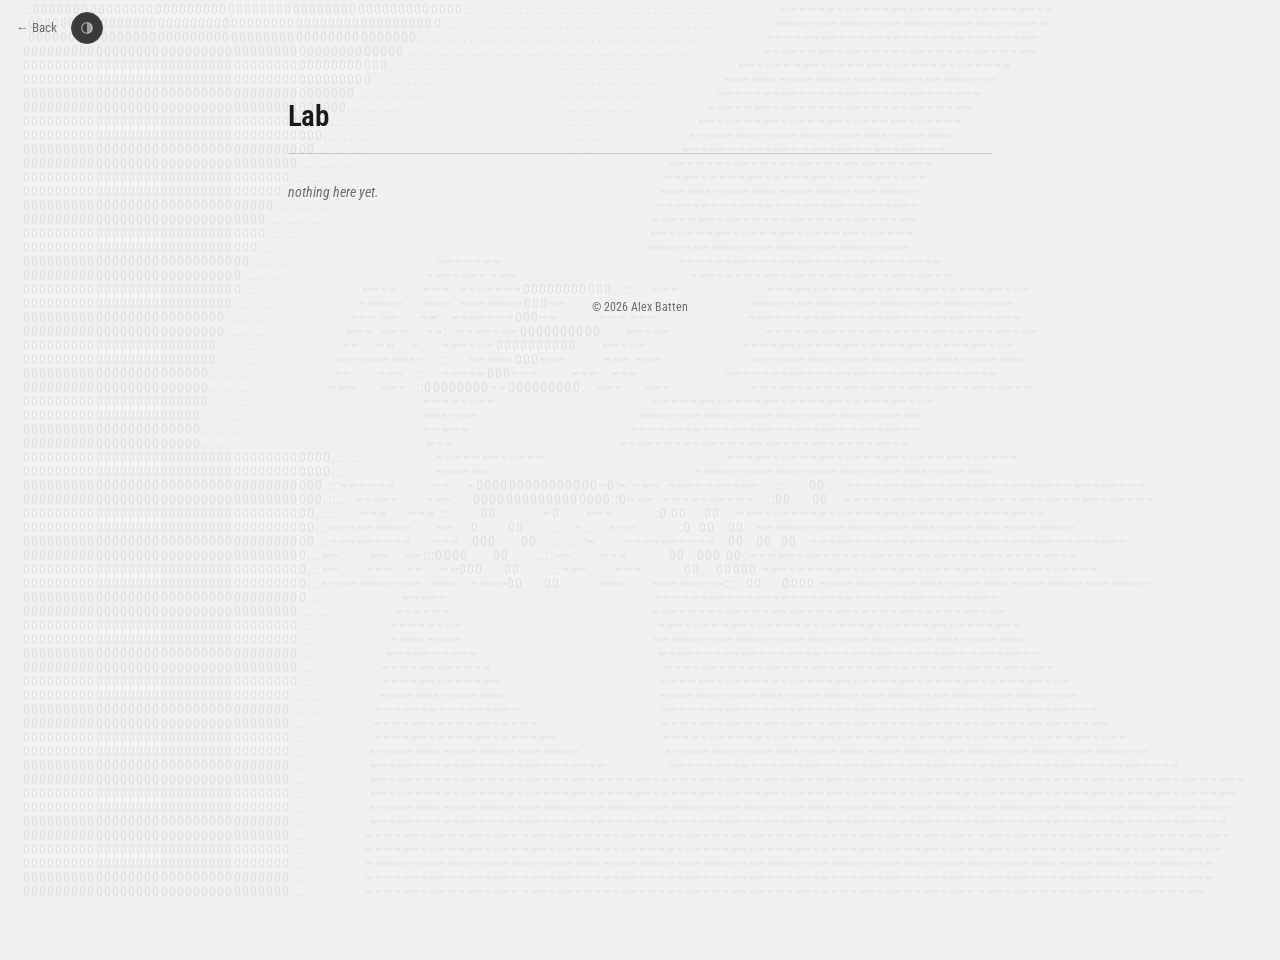
<file: lab/index.html>
<!DOCTYPE html>
<html lang="en">
<head>
    <meta charset="UTF-8">
    <meta name="viewport" content="width=device-width, initial-scale=1.0">

    <title>Lab | Alex Batten</title>
    <meta name="description" content="Notes and posts from Alex Batten on .NET, AI agent safety, and enterprise integrations. Nothing published yet.">
    <meta name="author" content="Alex Batten">
    <meta name="robots" content="index, follow, max-image-preview:large, max-snippet:-1">
    <meta name="theme-color" content="#3b82f6">
    <link rel="canonical" href="https://alexbatten.dk/lab/">

    <meta property="og:type" content="website">
    <meta property="og:site_name" content="Alex Batten">
    <meta property="og:title" content="Lab | Alex Batten">
    <meta property="og:description" content="Notes and posts from Alex Batten on .NET, AI agent safety, and enterprise integrations. Nothing published yet.">
    <meta property="og:url" content="https://alexbatten.dk/lab/">
    <meta property="og:image" content="https://alexbatten.dk/images/og-image.png?v=2">

    <link rel="icon" href="/images/portfolio.png" type="image/png">
    <script src="/theme.js?v=1"></script>
    <link rel="preconnect" href="https://fonts.googleapis.com">
    <link rel="preconnect" href="https://fonts.gstatic.com" crossorigin>
    <link href="https://fonts.googleapis.com/css2?family=Roboto+Condensed:wght@300;400;500;600;700&display=swap" rel="stylesheet">
    <link rel="stylesheet" href="/styles.css?v=25">
    <link rel="stylesheet" href="/privacypolicy.css?v=5">

    <script type="application/ld+json">
    {
      "@context": "https://schema.org",
      "@graph": [
        {
          "@type": "Blog",
          "@id": "https://alexbatten.dk/lab/#blog",
          "url": "https://alexbatten.dk/lab/",
          "name": "Lab | Alex Batten",
          "description": "Notes and posts on .NET, AI agent safety, and enterprise integrations. Nothing published yet.",
          "inLanguage": "en",
          "isPartOf": {
            "@id": "https://alexbatten.dk/#website"
          },
          "author": {
            "@id": "https://alexbatten.dk/#alex-batten"
          },
          "blogPost": []
        },
        {
          "@type": "WebSite",
          "@id": "https://alexbatten.dk/#website",
          "url": "https://alexbatten.dk/",
          "name": "Alex Batten",
          "alternateName": "alexbatten.dk",
          "publisher": {
            "@id": "https://alexbatten.dk/#alex-batten"
          }
        },
        {
          "@type": "Person",
          "@id": "https://alexbatten.dk/#alex-batten",
          "name": "Alex Batten",
          "url": "https://alexbatten.dk/",
          "image": "https://alexbatten.dk/images/og-image.png?v=2",
          "jobTitle": "AI Engineer",
          "email": "alex.batten1234@gmail.com",
          "address": {
            "@type": "PostalAddress",
            "addressCountry": "DK"
          },
          "sameAs": [
            "https://github.com/AlexBatten",
            "https://www.linkedin.com/in/alex-batten-48b28b2a2",
            "https://www.nuget.org/profiles/alexbatten",
            "https://invarix.dk"
          ]
        }
      ]
    }
    </script>
</head>
<body>

<div id="ascii-bg"></div>

<div class="top-left-nav">
    <a href="/" class="back-link">&larr; Back</a>
    <button class="theme-btn" id="theme-btn" aria-label="Dark mode" aria-pressed="false" title="Dark mode">
        <svg class="theme-glyph" viewBox="0 0 24 24" aria-hidden="true">
            <circle cx="12" cy="12" r="8"/>
            <path d="M12 4a8 8 0 0 1 0 16z"/>
        </svg>
    </button>
</div>

<main class="privacy-policy-content">
    <h1>Lab</h1>
    <div class="lab-empty">
        <p>nothing here yet.</p>
    </div>
</main>

<footer>
    <p>&copy; 2026 Alex Batten</p>
</footer>

<script src="/ascii-bg.js?v=13"></script>
</body>
</html>
</file>
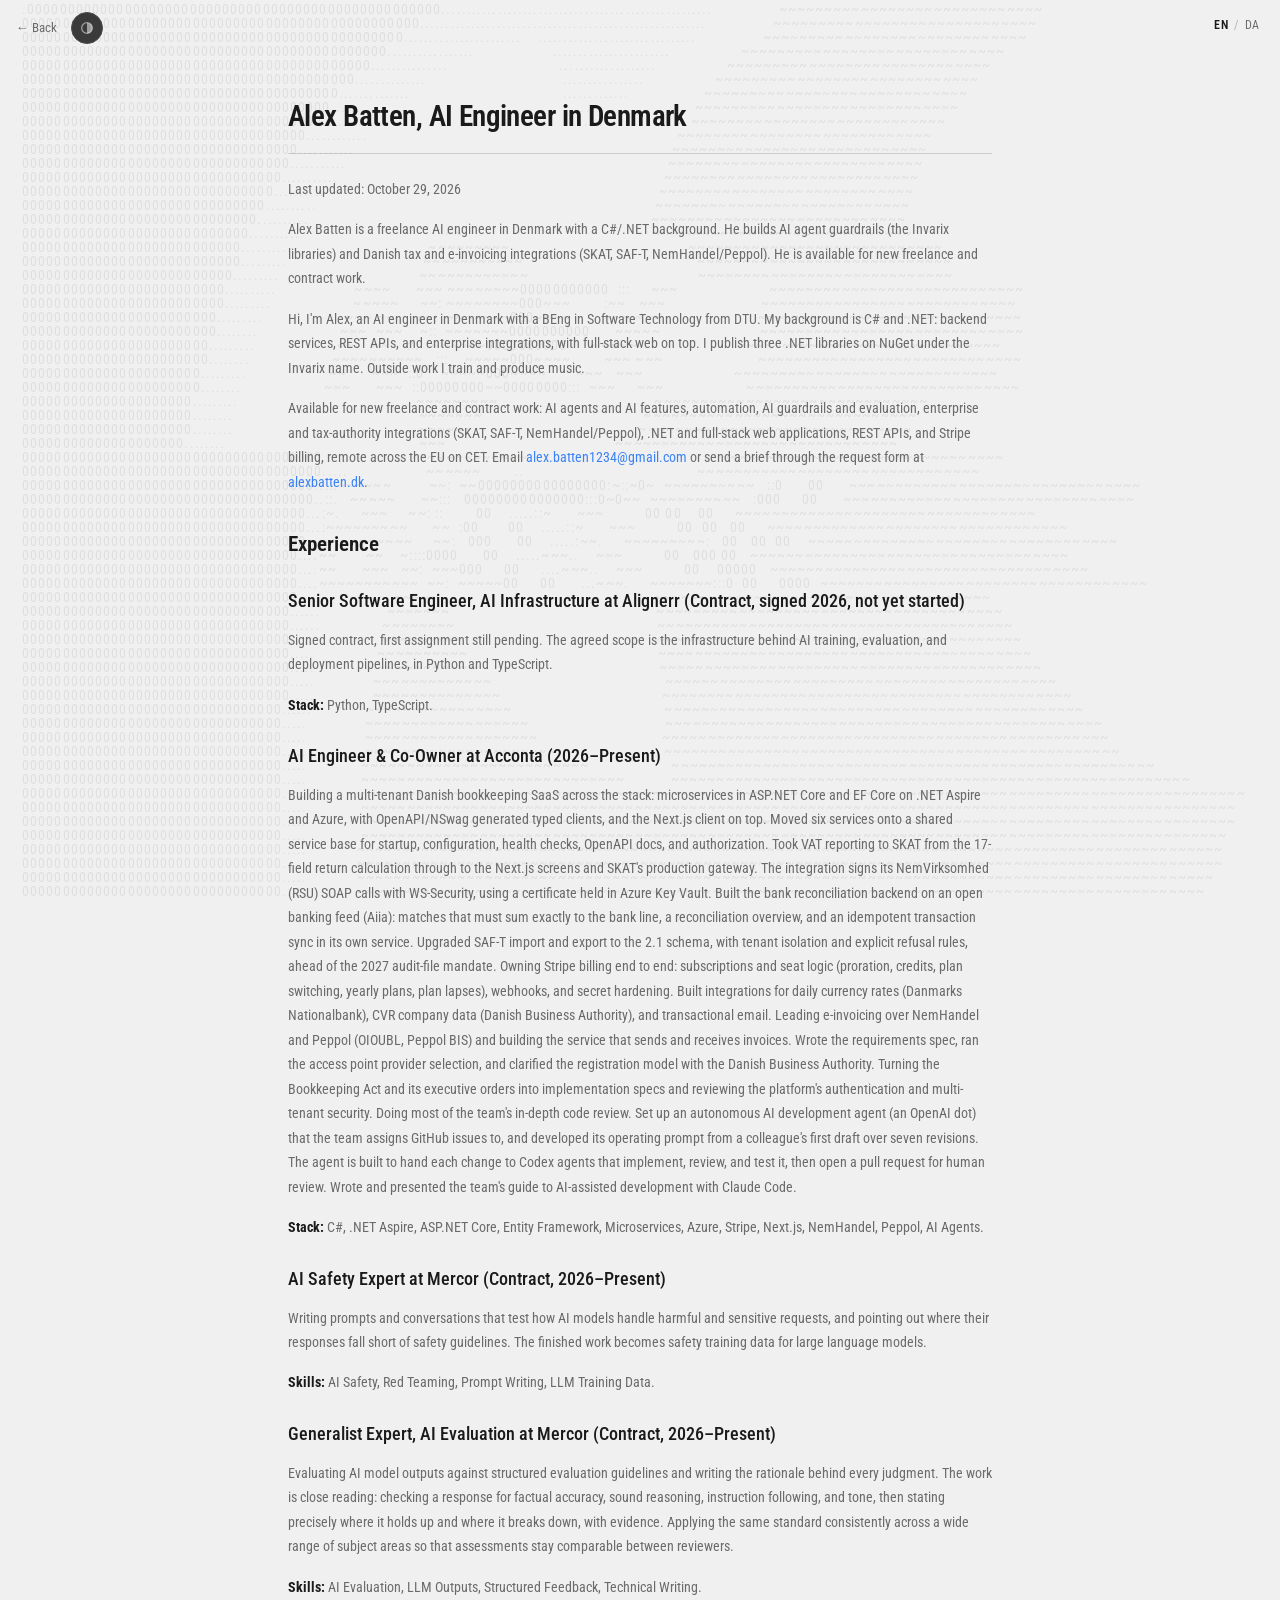
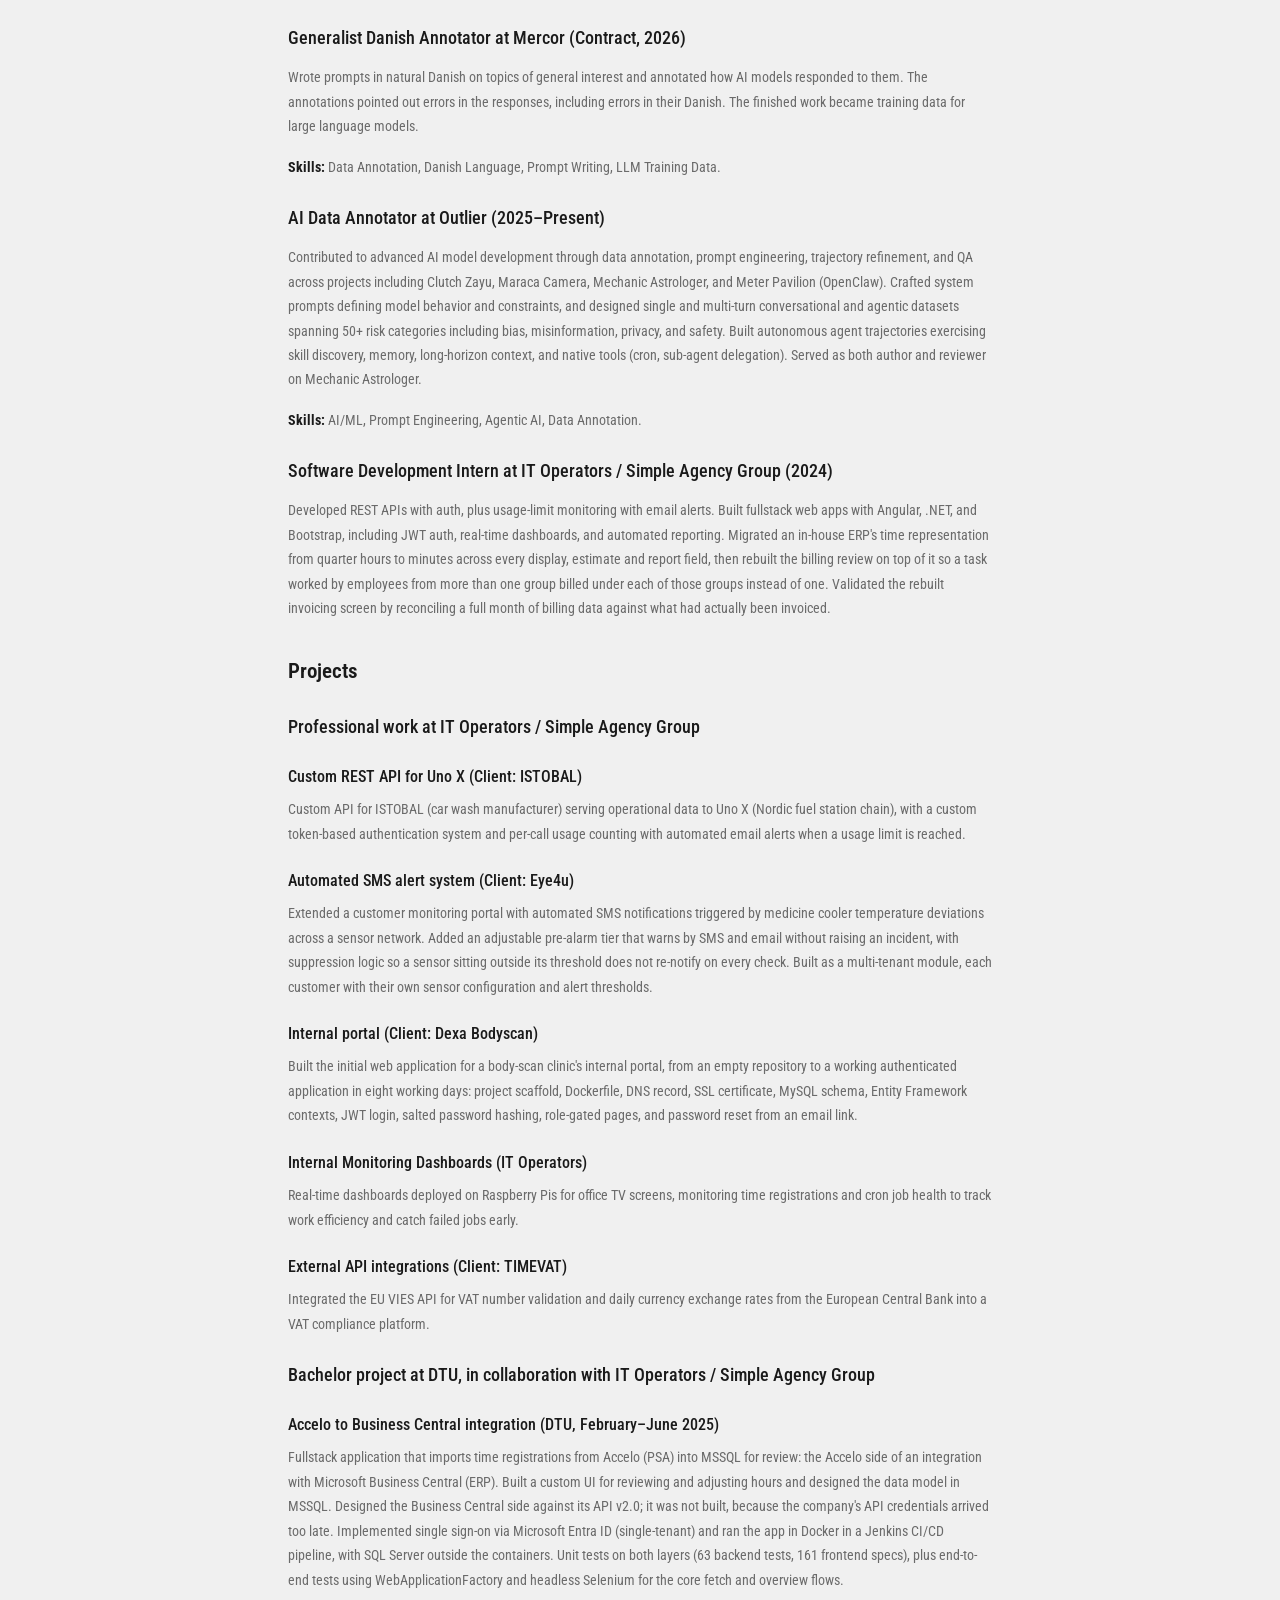
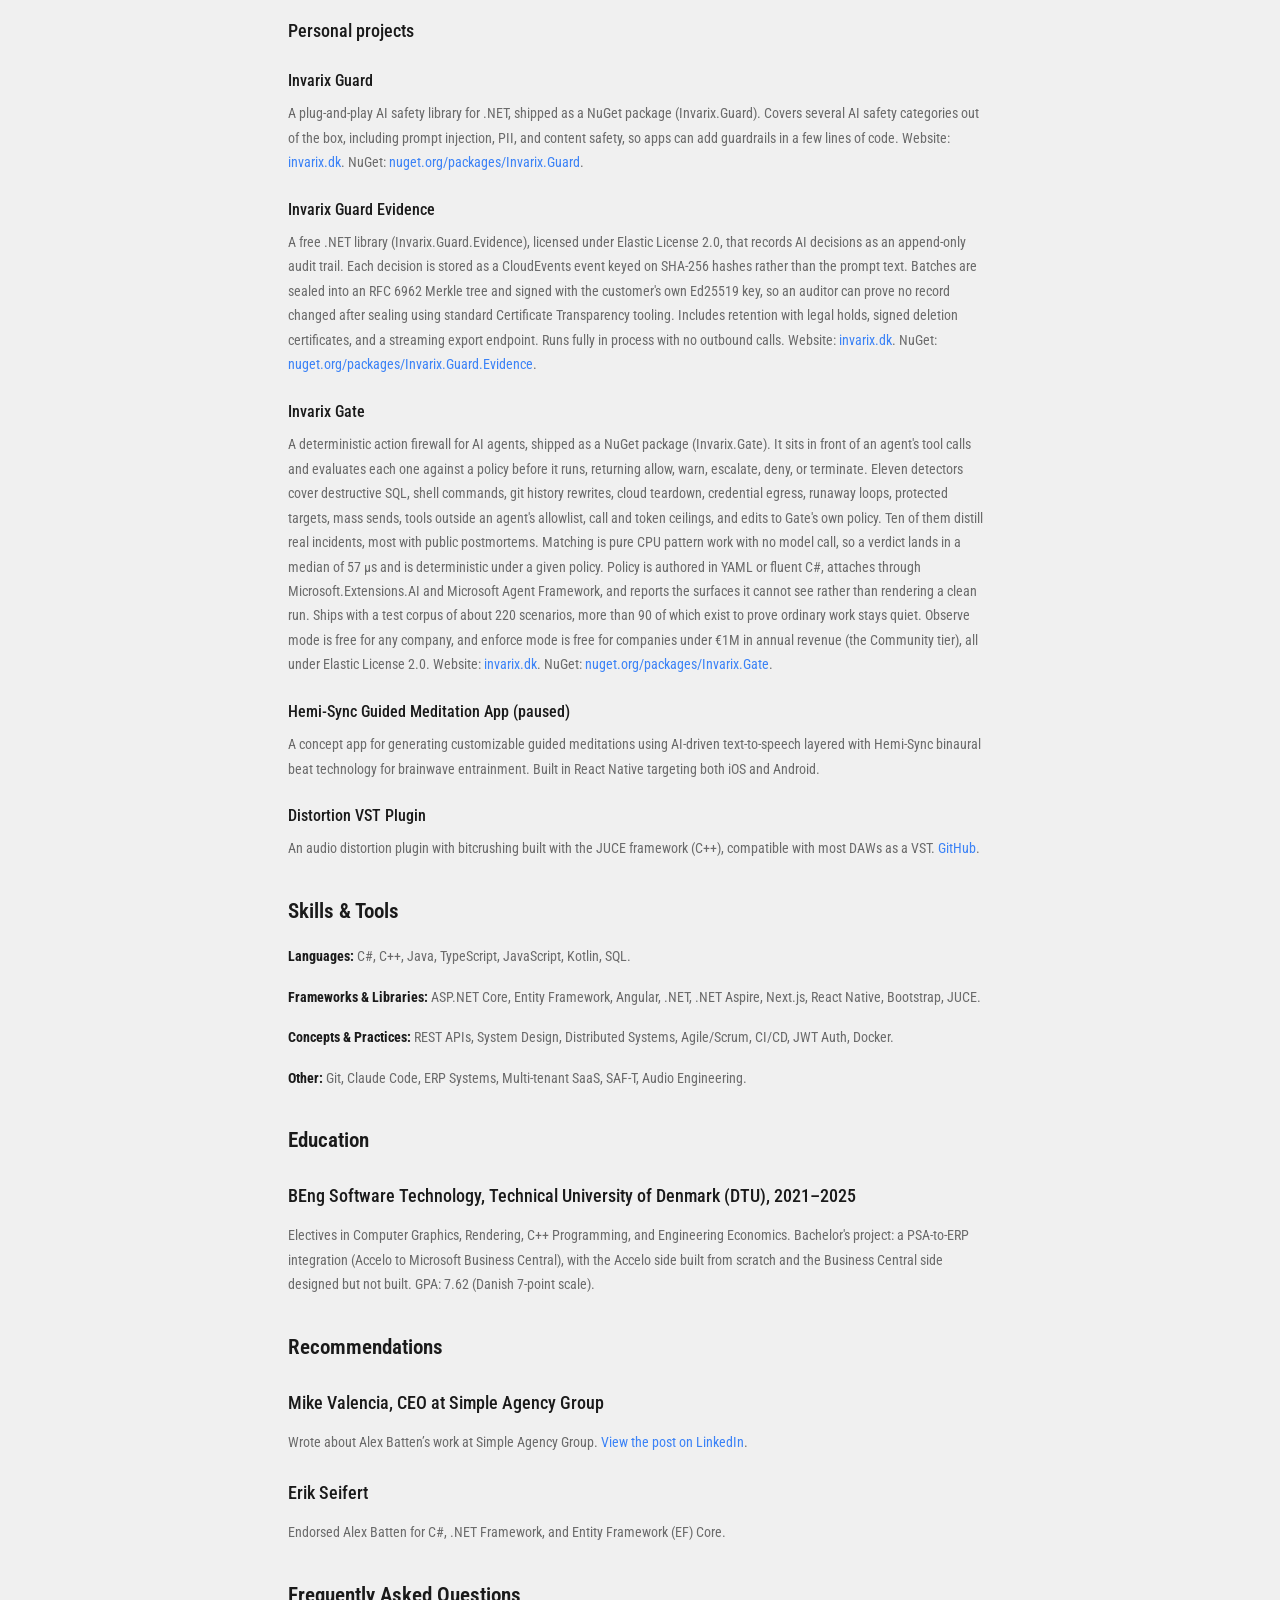
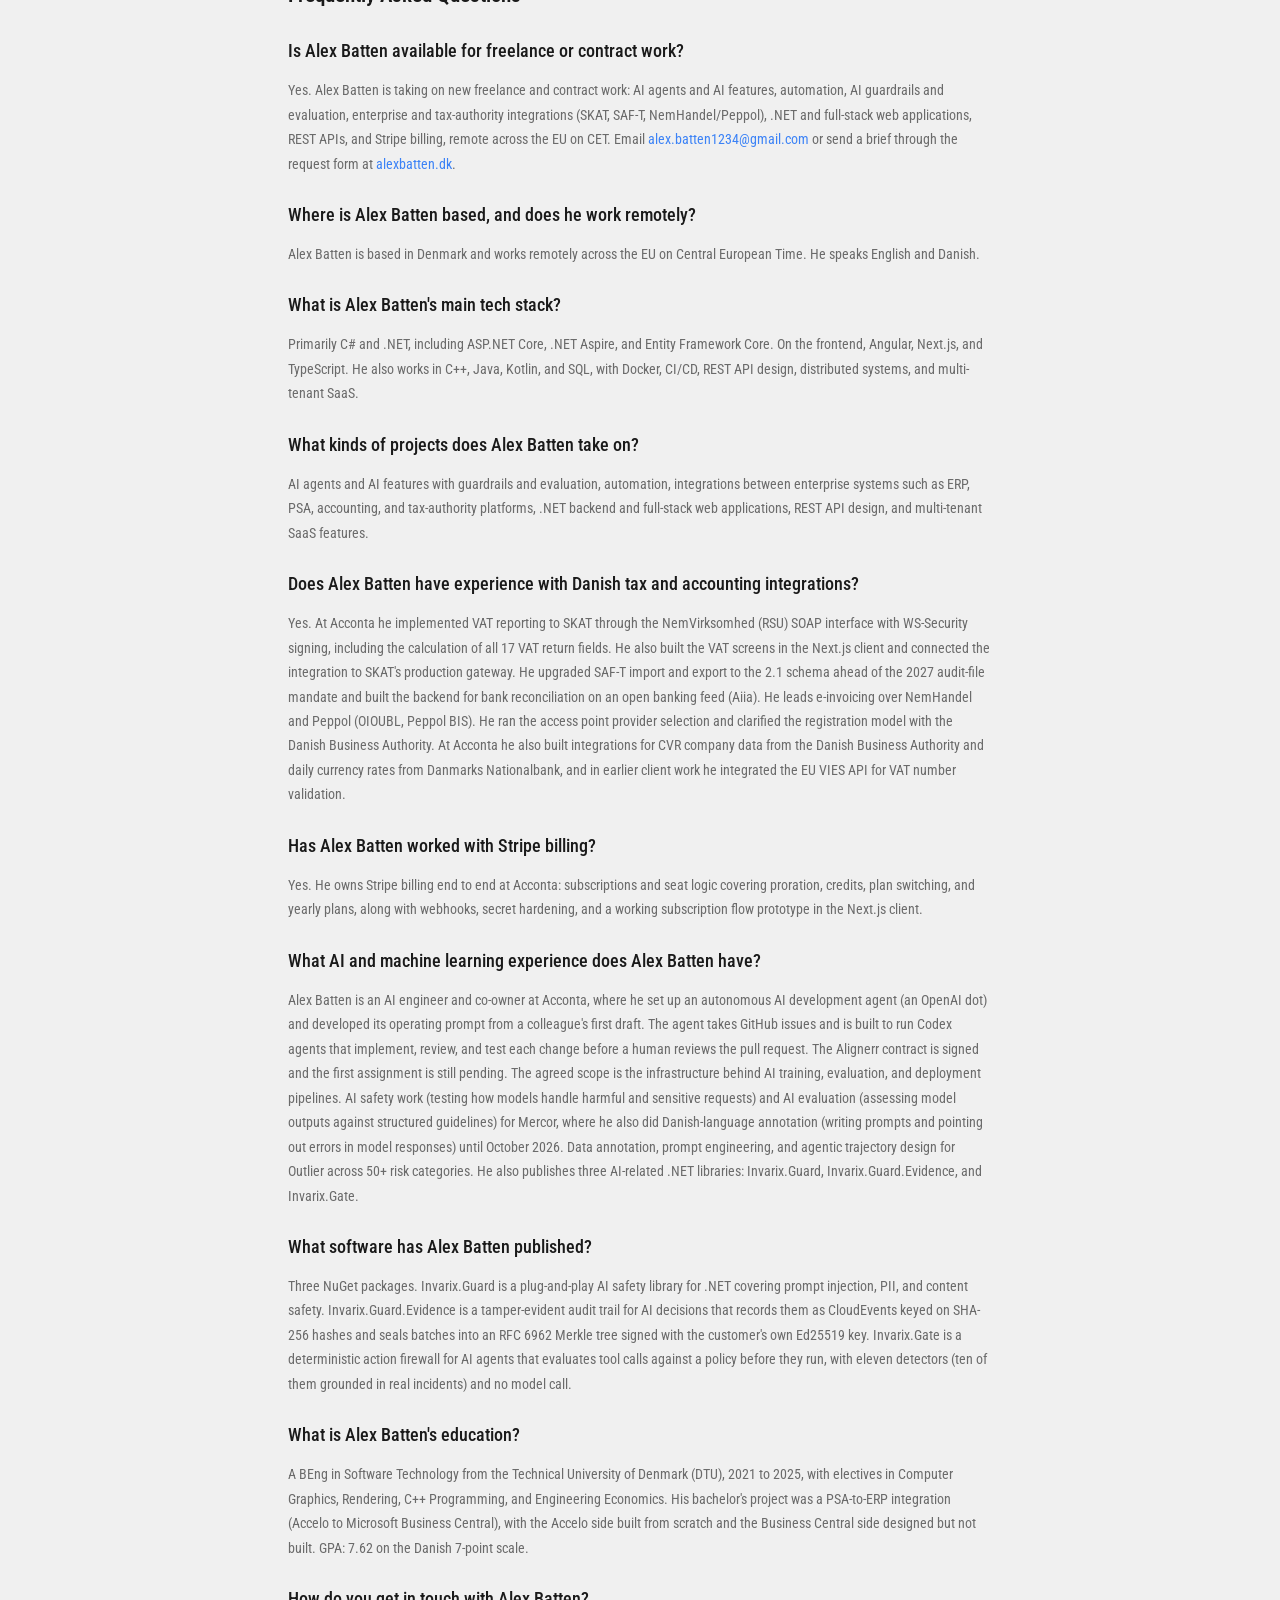
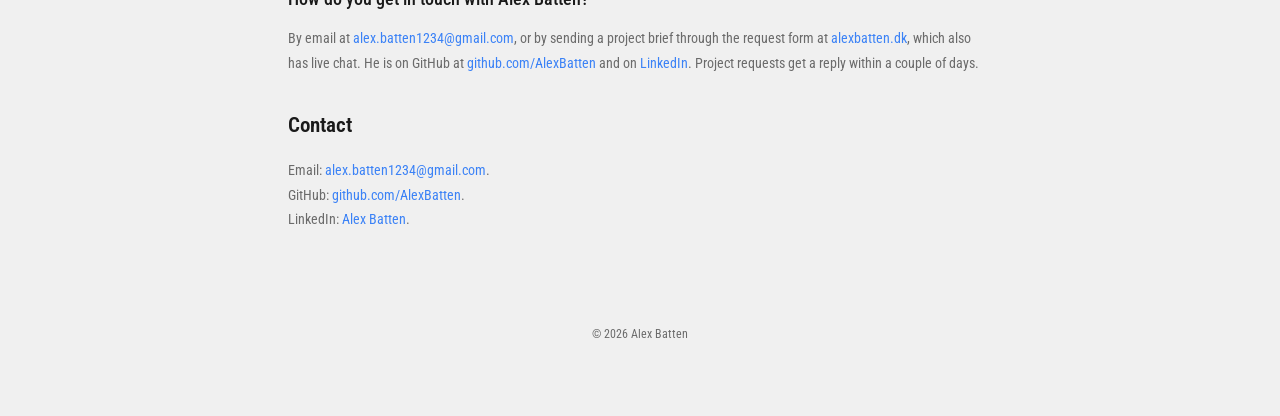
<file: cv.html>
<!DOCTYPE html>
<html lang="en">
<head>
    <meta charset="UTF-8">
    <meta name="viewport" content="width=device-width, initial-scale=1.0">

    <title>CV | Alex Batten, AI Engineer in Denmark</title>
    <meta name="description" content="Full CV for Alex Batten, freelance AI engineer in Denmark. Experience, projects, skills and education across AI agents, guardrails and evaluation, .NET, ASP.NET Core, full-stack web and REST APIs.">
    <meta name="author" content="Alex Batten">
    <meta name="robots" content="index, follow, max-image-preview:large, max-snippet:-1">
    <meta name="theme-color" content="#3b82f6">
    <link rel="canonical" href="https://alexbatten.dk/cv">

    <link rel="alternate" hreflang="en" href="https://alexbatten.dk/cv">
    <link rel="alternate" hreflang="da" href="https://alexbatten.dk/da/cv">
    <link rel="alternate" hreflang="x-default" href="https://alexbatten.dk/cv">

    <meta property="og:type" content="profile">
    <meta property="og:site_name" content="Alex Batten">
    <meta property="og:title" content="CV | Alex Batten, AI Engineer in Denmark">
    <meta property="og:description" content="Full CV for Alex Batten, freelance AI engineer in Denmark. Experience, projects, skills and education across AI agents, guardrails and evaluation, .NET, ASP.NET Core, full-stack web and REST APIs.">
    <meta property="og:url" content="https://alexbatten.dk/cv">
    <meta property="og:image" content="https://alexbatten.dk/images/og-image.png?v=2">
    <meta property="og:image:width" content="1200">
    <meta property="og:image:height" content="630">
    <meta property="og:image:alt" content="Alex Batten, AI Engineer">
    <meta property="og:locale" content="en_DK">

    <meta name="twitter:card" content="summary_large_image">

    <link rel="icon" href="images/portfolio.png" type="image/png">
    <script src="theme.js?v=1"></script>
    <link rel="preconnect" href="https://fonts.googleapis.com">
    <link rel="preconnect" href="https://fonts.gstatic.com" crossorigin>
    <link href="https://fonts.googleapis.com/css2?family=Roboto+Condensed:wght@300;400;500;600;700&display=swap" rel="stylesheet">
    <link rel="stylesheet" href="styles.css?v=25">
    <link rel="stylesheet" href="privacypolicy.css?v=5">

    <script type="application/ld+json">
    {
      "@context": "https://schema.org",
      "@graph": [
        {
          "@type": "ProfilePage",
          "@id": "https://alexbatten.dk/cv#webpage",
          "url": "https://alexbatten.dk/cv",
          "name": "CV | Alex Batten, AI Engineer in Denmark",
          "inLanguage": "en",
          "dateModified": "2026-10-29T03:15:00+01:00",
          "mainEntity": { "@id": "https://alexbatten.dk/#alex-batten" },
          "isPartOf": { "@id": "https://alexbatten.dk/#website" },
          "hasPart": { "@id": "https://alexbatten.dk/cv#faq" }
        },
        {
          "@type": "WebSite",
          "@id": "https://alexbatten.dk/#website",
          "url": "https://alexbatten.dk/",
          "name": "Alex Batten",
          "alternateName": "alexbatten.dk",
          "publisher": { "@id": "https://alexbatten.dk/#alex-batten" }
        },
        {
          "@type": "Person",
          "@id": "https://alexbatten.dk/#alex-batten",
          "name": "Alex Batten",
          "url": "https://alexbatten.dk/",
          "image": "https://alexbatten.dk/images/og-image.png?v=2",
          "jobTitle": "AI Engineer",
          "email": "alex.batten1234@gmail.com",
          "description": "Freelance AI engineer in Denmark working on AI agents, guardrails, and evaluation, with a background in C#, .NET, ASP.NET Core, full-stack web development, REST APIs, and enterprise integrations.",
          "address": { "@type": "PostalAddress", "addressCountry": "DK" },
          "homeLocation": { "@type": "Country", "name": "Denmark" },
          "knowsLanguage": ["en", "da"],
          "alumniOf": {
            "@type": "CollegeOrUniversity",
            "name": "Technical University of Denmark (DTU)",
            "url": "https://www.dtu.dk/"
          },
          "sameAs": [
            "https://github.com/AlexBatten",
            "https://www.linkedin.com/in/alex-batten-48b28b2a2",
            "https://www.nuget.org/profiles/alexbatten",
            "https://invarix.dk"
          ]
        },
        {
          "@type": "Organization",
          "@id": "https://invarix.dk/#organization",
          "name": "Invarix",
          "url": "https://invarix.dk",
          "founder": { "@id": "https://alexbatten.dk/#alex-batten" }
        },
        {
          "@type": "FAQPage",
          "@id": "https://alexbatten.dk/cv#faq",
          "url": "https://alexbatten.dk/cv",
          "name": "Frequently Asked Questions about Alex Batten",
          "inLanguage": "en",
          "isPartOf": { "@id": "https://alexbatten.dk/#website" },
          "about": { "@id": "https://alexbatten.dk/#alex-batten" },
          "mainEntity": [
            {
              "@type": "Question",
              "name": "Is Alex Batten available for freelance or contract work?",
              "acceptedAnswer": {
                "@type": "Answer",
                "text": "Yes. Alex Batten is taking on new freelance and contract work: AI agents and AI features, automation, AI guardrails and evaluation, enterprise and tax-authority integrations (SKAT, SAF-T, NemHandel/Peppol), .NET and full-stack web applications, REST APIs, and Stripe billing, remote across the EU on CET. Email alex.batten1234@gmail.com or send a brief through the request form at alexbatten.dk."
              }
            },
            {
              "@type": "Question",
              "name": "Where is Alex Batten based, and does he work remotely?",
              "acceptedAnswer": {
                "@type": "Answer",
                "text": "Alex Batten is based in Denmark and works remotely across the EU on Central European Time. He speaks English and Danish."
              }
            },
            {
              "@type": "Question",
              "name": "What is Alex Batten's main tech stack?",
              "acceptedAnswer": {
                "@type": "Answer",
                "text": "Primarily C# and .NET, including ASP.NET Core, .NET Aspire, and Entity Framework Core. On the frontend, Angular, Next.js, and TypeScript. He also works in C++, Java, Kotlin, and SQL, with Docker, CI/CD, REST API design, distributed systems, and multi-tenant SaaS."
              }
            },
            {
              "@type": "Question",
              "name": "What kinds of projects does Alex Batten take on?",
              "acceptedAnswer": {
                "@type": "Answer",
                "text": "AI agents and AI features with guardrails and evaluation, automation, integrations between enterprise systems such as ERP, PSA, accounting, and tax-authority platforms, .NET backend and full-stack web applications, REST API design, and multi-tenant SaaS features."
              }
            },
            {
              "@type": "Question",
              "name": "Does Alex Batten have experience with Danish tax and accounting integrations?",
              "acceptedAnswer": {
                "@type": "Answer",
                "text": "Yes. At Acconta he implemented VAT reporting to SKAT through the NemVirksomhed (RSU) SOAP interface with WS-Security signing, including the calculation of all 17 VAT return fields. He also built the VAT screens in the Next.js client and connected the integration to SKAT's production gateway. He upgraded SAF-T import and export to the 2.1 schema ahead of the 2027 audit-file mandate and built the backend for bank reconciliation on an open banking feed (Aiia). He leads e-invoicing over NemHandel and Peppol (OIOUBL, Peppol BIS). He ran the access point provider selection and clarified the registration model with the Danish Business Authority. At Acconta he also built integrations for CVR company data from the Danish Business Authority and daily currency rates from Danmarks Nationalbank, and in earlier client work he integrated the EU VIES API for VAT number validation."
              }
            },
            {
              "@type": "Question",
              "name": "Has Alex Batten worked with Stripe billing?",
              "acceptedAnswer": {
                "@type": "Answer",
                "text": "Yes. He owns Stripe billing end to end at Acconta: subscriptions and seat logic covering proration, credits, plan switching, and yearly plans, along with webhooks, secret hardening, and a working subscription flow prototype in the Next.js client."
              }
            },
            {
              "@type": "Question",
              "name": "What AI and machine learning experience does Alex Batten have?",
              "acceptedAnswer": {
                "@type": "Answer",
                "text": "Alex Batten is an AI engineer and co-owner at Acconta, where he set up an autonomous AI development agent (an OpenAI dot) and developed its operating prompt from a colleague's first draft. The agent takes GitHub issues and is built to run Codex agents that implement, review, and test each change before a human reviews the pull request. The Alignerr contract is signed and the first assignment is still pending. The agreed scope is the infrastructure behind AI training, evaluation, and deployment pipelines. AI safety work (testing how models handle harmful and sensitive requests) and AI evaluation (assessing model outputs against structured guidelines) for Mercor, where he also did Danish-language annotation (writing prompts and pointing out errors in model responses) until October 2026. Data annotation, prompt engineering, and agentic trajectory design for Outlier across 50+ risk categories. He also publishes three AI-related .NET libraries: Invarix.Guard, Invarix.Guard.Evidence, and Invarix.Gate."
              }
            },
            {
              "@type": "Question",
              "name": "What software has Alex Batten published?",
              "acceptedAnswer": {
                "@type": "Answer",
                "text": "Three NuGet packages. Invarix.Guard is a plug-and-play AI safety library for .NET covering prompt injection, PII, and content safety. Invarix.Guard.Evidence is a tamper-evident audit trail for AI decisions that records them as CloudEvents keyed on SHA-256 hashes and seals batches into an RFC 6962 Merkle tree signed with the customer's own Ed25519 key. Invarix.Gate is a deterministic action firewall for AI agents that evaluates tool calls against a policy before they run, with eleven detectors (ten of them grounded in real incidents) and no model call."
              }
            },
            {
              "@type": "Question",
              "name": "What is Alex Batten's education?",
              "acceptedAnswer": {
                "@type": "Answer",
                "text": "A BEng in Software Technology from the Technical University of Denmark (DTU), 2021 to 2025, with electives in Computer Graphics, Rendering, C++ Programming, and Engineering Economics. His bachelor's project was a PSA-to-ERP integration (Accelo to Microsoft Business Central), with the Accelo side built from scratch and the Business Central side designed but not built. GPA: 7.62 on the Danish 7-point scale."
              }
            },
            {
              "@type": "Question",
              "name": "How do you get in touch with Alex Batten?",
              "acceptedAnswer": {
                "@type": "Answer",
                "text": "By email at alex.batten1234@gmail.com, or by sending a project brief through the request form at alexbatten.dk, which also has live chat. He is on GitHub at github.com/AlexBatten and on LinkedIn. Project requests get a reply within a couple of days."
              }
            }
          ]
        }
      ]
    }
    </script>
</head>
<body>

<div id="ascii-bg"></div>

<div class="top-left-nav">
    <a href="/" class="back-link">&larr; Back</a>
    <button class="theme-btn" id="theme-btn" aria-label="Dark mode" aria-pressed="false" title="Dark mode">
        <svg class="theme-glyph" viewBox="0 0 24 24" aria-hidden="true">
            <circle cx="12" cy="12" r="8"/>
            <path d="M12 4a8 8 0 0 1 0 16z"/>
        </svg>
    </button>
</div>

<div class="top-right-nav">
    <nav class="lang-switch" aria-label="Language">
        <span class="lang-active" aria-current="true">EN</span>
        <span class="lang-sep" aria-hidden="true">/</span>
        <a href="/da/cv" hreflang="da" lang="da">DA</a>
    </nav>
</div>

<main class="privacy-policy-content">
    <h1>Alex Batten, AI Engineer in Denmark</h1>
    <p>Last updated: <time datetime="2026-10-29">October 29, 2026</time></p>

    <p>Alex Batten is a freelance AI engineer in Denmark with a C#/.NET background. He builds AI
    agent guardrails (the Invarix libraries) and Danish tax and e-invoicing integrations (SKAT,
    SAF-T, NemHandel/Peppol). He is available for new freelance and contract work.</p>

    <p>Hi, I'm Alex, an AI engineer in Denmark with a BEng in Software Technology from DTU.
    My background is C# and .NET: backend services, REST APIs, and enterprise integrations,
    with full-stack web on top. I publish three .NET libraries on NuGet under the Invarix name.
    Outside work I train and produce music.</p>

    <p>Available for new freelance and contract work: AI agents and AI features, automation,
    AI guardrails and evaluation, enterprise and tax-authority integrations (SKAT, SAF-T,
    NemHandel/Peppol), .NET and full-stack web applications, REST APIs, and Stripe billing,
    remote across the EU on CET. Email
    <a href="mailto:alex.batten1234@gmail.com">alex.batten1234@gmail.com</a> or send a brief
    through the request form at <a href="/">alexbatten.dk</a>.</p>

    <h2>Experience</h2>

    <h3>Senior Software Engineer, AI Infrastructure at Alignerr (Contract, signed 2026, not
    yet started)</h3>
    <p>Signed contract, first assignment still pending. The agreed scope is the infrastructure
    behind AI training, evaluation, and deployment pipelines, in Python and TypeScript.</p>
    <p><strong>Stack:</strong> Python, TypeScript.</p>

    <h3>AI Engineer &amp; Co-Owner at Acconta (2026&ndash;Present)</h3>
    <p>Building a multi-tenant Danish bookkeeping SaaS across the stack: microservices in ASP.NET
    Core and EF Core on .NET Aspire and Azure, with OpenAPI/NSwag generated typed clients, and the
    Next.js client on top. Moved six services onto a shared service base for startup,
    configuration, health checks, OpenAPI docs, and authorization. Took VAT reporting to SKAT from
    the 17-field return calculation through to the Next.js screens and SKAT's production gateway.
    The integration signs its NemVirksomhed (RSU) SOAP calls with WS-Security, using a certificate
    held in Azure Key Vault. Built the bank reconciliation backend on an open banking feed (Aiia):
    matches that must sum exactly to the bank line, a reconciliation overview, and an idempotent
    transaction sync in its own service. Upgraded SAF-T import and export to the 2.1 schema, with
    tenant isolation and explicit refusal rules, ahead of the 2027 audit-file mandate. Owning
    Stripe billing end to end: subscriptions and seat logic (proration, credits, plan switching,
    yearly plans, plan lapses), webhooks, and secret hardening. Built integrations for daily
    currency rates (Danmarks Nationalbank), CVR company data (Danish Business Authority), and
    transactional email. Leading e-invoicing over NemHandel and Peppol (OIOUBL, Peppol BIS) and
    building the service that sends and receives invoices. Wrote the requirements spec, ran the
    access point provider selection, and clarified the registration model with the Danish Business
    Authority. Turning the Bookkeeping Act and its executive orders into implementation specs and
    reviewing the platform's authentication and multi-tenant security. Doing most of the team's
    in-depth code review. Set up an autonomous AI development agent (an OpenAI dot) that the team
    assigns GitHub issues to, and developed its operating prompt from a colleague's first draft
    over seven revisions. The agent is built to hand each change to Codex agents that implement,
    review, and test it, then open a pull request for human review. Wrote and presented the team's
    guide to AI-assisted development with Claude Code.</p>
    <p><strong>Stack:</strong> C#, .NET Aspire, ASP.NET Core, Entity Framework, Microservices,
    Azure, Stripe, Next.js, NemHandel, Peppol, AI Agents.</p>

    <h3>AI Safety Expert at Mercor (Contract, 2026&ndash;Present)</h3>
    <p>Writing prompts and conversations that test how AI models handle harmful and sensitive
    requests, and pointing out where their responses fall short of safety guidelines. The finished
    work becomes safety training data for large language models.</p>
    <p><strong>Skills:</strong> AI Safety, Red Teaming, Prompt Writing, LLM Training Data.</p>

    <h3>Generalist Expert, AI Evaluation at Mercor (Contract, 2026&ndash;Present)</h3>
    <p>Evaluating AI model outputs against structured evaluation guidelines and writing the
    rationale behind every judgment. The work is close reading: checking a response for factual
    accuracy, sound reasoning, instruction following, and tone, then stating precisely where it
    holds up and where it breaks down, with evidence. Applying the same standard consistently
    across a wide range of subject areas so that assessments stay comparable between
    reviewers.</p>
    <p><strong>Skills:</strong> AI Evaluation, LLM Outputs, Structured Feedback, Technical
    Writing.</p>

    <h3>Generalist Danish Annotator at Mercor (Contract, 2026)</h3>
    <p>Wrote prompts in natural Danish on topics of general interest and annotated how AI models
    responded to them. The annotations pointed out errors in the responses, including errors in
    their Danish. The finished work became training data for large language models.</p>
    <p><strong>Skills:</strong> Data Annotation, Danish Language, Prompt Writing, LLM Training
    Data.</p>

    <h3>AI Data Annotator at Outlier (2025&ndash;Present)</h3>
    <p>Contributed to advanced AI model development through data annotation, prompt engineering,
    trajectory refinement, and QA across projects including Clutch Zayu, Maraca Camera, Mechanic
    Astrologer, and Meter Pavilion (OpenClaw). Crafted system prompts defining model behavior and
    constraints, and designed single and multi-turn conversational and agentic datasets spanning
    50+ risk categories including bias, misinformation, privacy, and safety. Built autonomous
    agent trajectories exercising skill discovery, memory, long-horizon context, and native tools
    (cron, sub-agent delegation). Served as both author and reviewer on Mechanic Astrologer.</p>
    <p><strong>Skills:</strong> AI/ML, Prompt Engineering, Agentic AI, Data Annotation.</p>

    <h3>Software Development Intern at IT Operators / Simple Agency Group (2024)</h3>
    <p>Developed REST APIs with auth, plus usage-limit monitoring with email alerts. Built
    fullstack web apps with Angular, .NET, and Bootstrap, including JWT auth, real-time
    dashboards, and automated reporting. Migrated an in-house ERP's time representation from
    quarter hours to minutes across every display, estimate and report field, then rebuilt the
    billing review on top of it so a task worked by employees from more than one group billed
    under each of those groups instead of one. Validated the rebuilt invoicing screen by
    reconciling a full month of billing data against what had actually been invoiced.</p>

    <h2>Projects</h2>

    <h3>Professional work at IT Operators / Simple Agency Group</h3>

    <h4>Custom REST API for Uno X (Client: ISTOBAL)</h4>
    <p>Custom API for ISTOBAL (car wash manufacturer) serving operational data to Uno X (Nordic
    fuel station chain), with a custom token-based authentication system and per-call usage
    counting with automated email alerts when a usage limit is reached.</p>

    <h4>Automated SMS alert system (Client: Eye4u)</h4>
    <p>Extended a customer monitoring portal with automated SMS notifications triggered by
    medicine cooler temperature deviations across a sensor network. Added an adjustable pre-alarm
    tier that warns by SMS and email without raising an incident, with suppression logic so a
    sensor sitting outside its threshold does not re-notify on every check. Built as a
    multi-tenant module, each customer with their own sensor configuration and alert
    thresholds.</p>

    <h4>Internal portal (Client: Dexa Bodyscan)</h4>
    <p>Built the initial web application for a body-scan clinic's internal portal, from an empty
    repository to a working authenticated application in eight working days: project scaffold,
    Dockerfile, DNS record, SSL certificate, MySQL schema, Entity Framework contexts, JWT login,
    salted password hashing, role-gated pages, and password reset from an email link.</p>

    <h4>Internal Monitoring Dashboards (IT Operators)</h4>
    <p>Real-time dashboards deployed on Raspberry Pis for office TV screens, monitoring time
    registrations and cron job health to track work efficiency and catch failed jobs early.</p>

    <h4>External API integrations (Client: TIMEVAT)</h4>
    <p>Integrated the EU VIES API for VAT number validation and daily currency exchange rates
    from the European Central Bank into a VAT compliance platform.</p>

    <h3>Bachelor project at DTU, in collaboration with IT Operators / Simple Agency Group</h3>

    <h4>Accelo to Business Central integration (DTU, February&ndash;June 2025)</h4>
    <p>Fullstack application that imports time registrations from Accelo (PSA) into MSSQL for
    review: the Accelo side of an integration with Microsoft Business Central (ERP). Built a
    custom UI for reviewing and adjusting hours and designed the data model in MSSQL. Designed
    the Business Central side against its API v2.0; it was not built, because the company's API
    credentials arrived too late. Implemented single sign-on via Microsoft Entra ID
    (single-tenant) and ran the app in Docker in a Jenkins CI/CD pipeline, with SQL Server
    outside the containers. Unit tests on both layers (63 backend tests, 161 frontend specs),
    plus end-to-end tests using WebApplicationFactory and headless Selenium for the core fetch
    and overview flows.</p>

    <h3>Personal projects</h3>

    <h4>Invarix Guard</h4>
    <p>A plug-and-play AI safety library for .NET, shipped as a NuGet package (Invarix.Guard).
    Covers several AI safety categories out of the box, including prompt injection, PII, and
    content safety, so apps can add guardrails in a few lines of code.
    Website: <a href="https://invarix.dk/products/invarix-guard" rel="noopener">invarix.dk</a>.
    NuGet: <a href="https://www.nuget.org/packages/Invarix.Guard" rel="noopener">nuget.org/packages/Invarix.Guard</a>.</p>

    <h4>Invarix Guard Evidence</h4>
    <p>A free .NET library (Invarix.Guard.Evidence), licensed under Elastic License 2.0, that
    records AI decisions as an append-only audit trail. Each decision is stored as a CloudEvents
    event keyed on SHA-256 hashes rather than the prompt text. Batches are sealed into an
    RFC 6962 Merkle tree and signed with the customer's own Ed25519 key, so an auditor can prove
    no record changed after sealing using standard Certificate Transparency tooling. Includes
    retention with legal holds, signed deletion certificates, and a streaming export endpoint.
    Runs fully in process with no outbound calls.
    Website: <a href="https://invarix.dk/products/invarix-guard-evidence" rel="noopener">invarix.dk</a>.
    NuGet: <a href="https://www.nuget.org/packages/Invarix.Guard.Evidence" rel="noopener">nuget.org/packages/Invarix.Guard.Evidence</a>.</p>

    <h4>Invarix Gate</h4>
    <p>A deterministic action firewall for AI agents, shipped as a NuGet package
    (Invarix.Gate). It sits in front of an agent's tool calls and evaluates each one against a
    policy before it runs, returning allow, warn, escalate, deny, or terminate. Eleven detectors
    cover destructive SQL, shell commands, git history rewrites, cloud teardown, credential
    egress, runaway loops, protected targets, mass sends, tools outside an agent's allowlist,
    call and token ceilings, and edits to Gate's own policy. Ten of them distill real incidents,
    most with public postmortems. Matching is pure CPU pattern work with no model call, so a
    verdict lands in a median of 57 &micro;s and is deterministic under a given policy. Policy is
    authored in YAML or fluent C#, attaches through Microsoft.Extensions.AI and Microsoft Agent
    Framework, and reports the surfaces it cannot see rather than rendering a clean run. Ships
    with a test corpus of about 220 scenarios, more than 90 of which exist to prove ordinary work
    stays quiet. Observe mode is free for any company, and enforce mode is free for companies
    under &euro;1M in annual revenue (the Community tier), all under Elastic License 2.0.
    Website: <a href="https://invarix.dk/products/invarix-gate" rel="noopener">invarix.dk</a>.
    NuGet: <a href="https://www.nuget.org/packages/Invarix.Gate" rel="noopener">nuget.org/packages/Invarix.Gate</a>.</p>

    <h4>Hemi-Sync Guided Meditation App (paused)</h4>
    <p>A concept app for generating customizable guided meditations using AI-driven text-to-speech
    layered with Hemi-Sync binaural beat technology for brainwave entrainment. Built in React
    Native targeting both iOS and Android.</p>

    <h4>Distortion VST Plugin</h4>
    <p>An audio distortion plugin with bitcrushing built with the JUCE framework (C++), compatible
    with most DAWs as a VST.
    <a href="https://github.com/AlexBatten" rel="noopener">GitHub</a>.</p>

    <h2>Skills &amp; Tools</h2>
    <p><strong>Languages:</strong> C#, C++, Java, TypeScript, JavaScript, Kotlin, SQL.</p>
    <p><strong>Frameworks &amp; Libraries:</strong> ASP.NET Core, Entity Framework, Angular, .NET,
    .NET Aspire, Next.js, React Native, Bootstrap, JUCE.</p>
    <p><strong>Concepts &amp; Practices:</strong> REST APIs, System Design, Distributed Systems,
    Agile/Scrum, CI/CD, JWT Auth, Docker.</p>
    <p><strong>Other:</strong> Git, Claude Code, ERP Systems, Multi-tenant SaaS, SAF-T, Audio
    Engineering.</p>

    <h2>Education</h2>
    <h3>BEng Software Technology, Technical University of Denmark (DTU), 2021&ndash;2025</h3>
    <p>Electives in Computer Graphics, Rendering, C++ Programming, and Engineering Economics.
    Bachelor's project: a PSA-to-ERP integration (Accelo to Microsoft Business Central), with
    the Accelo side built from scratch and the Business Central side designed but not built.
    GPA: 7.62 (Danish 7-point scale).</p>

    <h2>Recommendations</h2>
    <h3>Mike Valencia, CEO at Simple Agency Group</h3>
    <p>Wrote about Alex Batten&rsquo;s work at Simple Agency Group.
    <a href="https://www.linkedin.com/posts/mike-valencia-8858352a_development-software-integrations-activity-7196790268858138624-zarE" rel="noopener">View the post on LinkedIn</a>.</p>

    <h3>Erik Seifert</h3>
    <p>Endorsed Alex Batten for C#, .NET Framework, and Entity Framework (EF) Core.</p>

    <h2 id="faq">Frequently Asked Questions</h2>

    <h3>Is Alex Batten available for freelance or contract work?</h3>
    <p>Yes. Alex Batten is taking on new freelance and contract work: AI agents and AI
    features, automation, AI guardrails and evaluation, enterprise and tax-authority
    integrations (SKAT, SAF-T, NemHandel/Peppol), .NET and full-stack web applications, REST
    APIs, and Stripe billing, remote across the EU on CET. Email
    <a href="mailto:alex.batten1234@gmail.com">alex.batten1234@gmail.com</a> or send a brief
    through the request form at <a href="/">alexbatten.dk</a>.</p>

    <h3>Where is Alex Batten based, and does he work remotely?</h3>
    <p>Alex Batten is based in Denmark and works remotely across the EU on Central European Time.
    He speaks English and Danish.</p>

    <h3>What is Alex Batten's main tech stack?</h3>
    <p>Primarily C# and .NET, including ASP.NET Core, .NET Aspire, and Entity Framework Core. On
    the frontend, Angular, Next.js, and TypeScript. He also works in C++, Java, Kotlin, and SQL,
    with Docker, CI/CD, REST API design, distributed systems, and multi-tenant SaaS.</p>

    <h3>What kinds of projects does Alex Batten take on?</h3>
    <p>AI agents and AI features with guardrails and evaluation, automation, integrations
    between enterprise systems such as ERP, PSA, accounting, and tax-authority platforms, .NET
    backend and full-stack web applications, REST API design, and multi-tenant SaaS features.</p>

    <h3>Does Alex Batten have experience with Danish tax and accounting integrations?</h3>
    <p>Yes. At Acconta he implemented VAT reporting to SKAT through the NemVirksomhed (RSU) SOAP
    interface with WS-Security signing, including the calculation of all 17 VAT return fields. He
    also built the VAT screens in the Next.js client and connected the integration to SKAT's
    production gateway. He upgraded SAF-T import and export to the 2.1 schema ahead of the 2027
    audit-file mandate and built the backend for bank reconciliation on an open banking feed
    (Aiia). He leads e-invoicing over NemHandel and Peppol (OIOUBL, Peppol BIS). He ran the access
    point provider selection and clarified the registration model with the Danish Business
    Authority. At Acconta he also built integrations for CVR company data from the Danish Business
    Authority and daily currency rates from Danmarks Nationalbank, and in earlier client work he
    integrated the EU VIES API for VAT number validation.</p>

    <h3>Has Alex Batten worked with Stripe billing?</h3>
    <p>Yes. He owns Stripe billing end to end at Acconta: subscriptions and seat logic covering
    proration, credits, plan switching, and yearly plans, along with webhooks, secret hardening,
    and a working subscription flow prototype in the Next.js client.</p>

    <h3>What AI and machine learning experience does Alex Batten have?</h3>
    <p>Alex Batten is an AI engineer and co-owner at Acconta, where he set up an autonomous AI
    development agent (an OpenAI dot) and developed its operating prompt from a colleague's first
    draft. The agent takes GitHub issues and is built to run Codex agents that implement, review,
    and test each change before a human reviews the pull request. The Alignerr contract is signed
    and the first assignment is still pending. The agreed scope is the infrastructure behind AI
    training, evaluation, and deployment pipelines. AI safety work (testing how models handle
    harmful and sensitive requests) and AI evaluation (assessing model outputs against structured
    guidelines) for Mercor, where he also did Danish-language annotation (writing prompts and
    pointing out errors in model responses) until October 2026. Data annotation, prompt
    engineering, and agentic trajectory design for Outlier across 50+ risk categories. He also
    publishes three AI-related .NET libraries: Invarix.Guard, Invarix.Guard.Evidence, and
    Invarix.Gate.</p>

    <h3>What software has Alex Batten published?</h3>
    <p>Three NuGet packages. Invarix.Guard is a plug-and-play AI safety library for .NET covering
    prompt injection, PII, and content safety. Invarix.Guard.Evidence is a tamper-evident audit
    trail for AI decisions that records them as CloudEvents keyed on SHA-256 hashes and seals
    batches into an RFC 6962 Merkle tree signed with the customer's own Ed25519 key.
    Invarix.Gate is a deterministic action firewall for AI agents that evaluates tool calls
    against a policy before they run, with eleven detectors (ten of them grounded in real
    incidents) and no model call.</p>

    <h3>What is Alex Batten's education?</h3>
    <p>A BEng in Software Technology from the Technical University of Denmark (DTU), 2021 to 2025,
    with electives in Computer Graphics, Rendering, C++ Programming, and Engineering Economics.
    His bachelor's project was a PSA-to-ERP integration (Accelo to Microsoft Business Central),
    with the Accelo side built from scratch and the Business Central side designed but not built.
    GPA: 7.62 on the Danish 7-point scale.</p>

    <h3>How do you get in touch with Alex Batten?</h3>
    <p>By email at <a href="mailto:alex.batten1234@gmail.com">alex.batten1234@gmail.com</a>, or by
    sending a project brief through the request form at <a href="/">alexbatten.dk</a>, which also
    has live chat. He is on GitHub at
    <a href="https://github.com/AlexBatten" rel="noopener">github.com/AlexBatten</a> and on
    <a href="https://www.linkedin.com/in/alex-batten-48b28b2a2" rel="noopener">LinkedIn</a>.
    Project requests get a reply within a couple of days.</p>

    <h2>Contact</h2>
    <p>Email: <a href="mailto:alex.batten1234@gmail.com">alex.batten1234@gmail.com</a>.<br>
    GitHub: <a href="https://github.com/AlexBatten" rel="noopener">github.com/AlexBatten</a>.<br>
    LinkedIn: <a href="https://www.linkedin.com/in/alex-batten-48b28b2a2" rel="noopener">Alex Batten</a>.</p>
</main>

<footer>
    <p>&copy; 2026 Alex Batten</p>
</footer>

<script src="ascii-bg.js?v=11"></script>
</body>
</html>
</file>
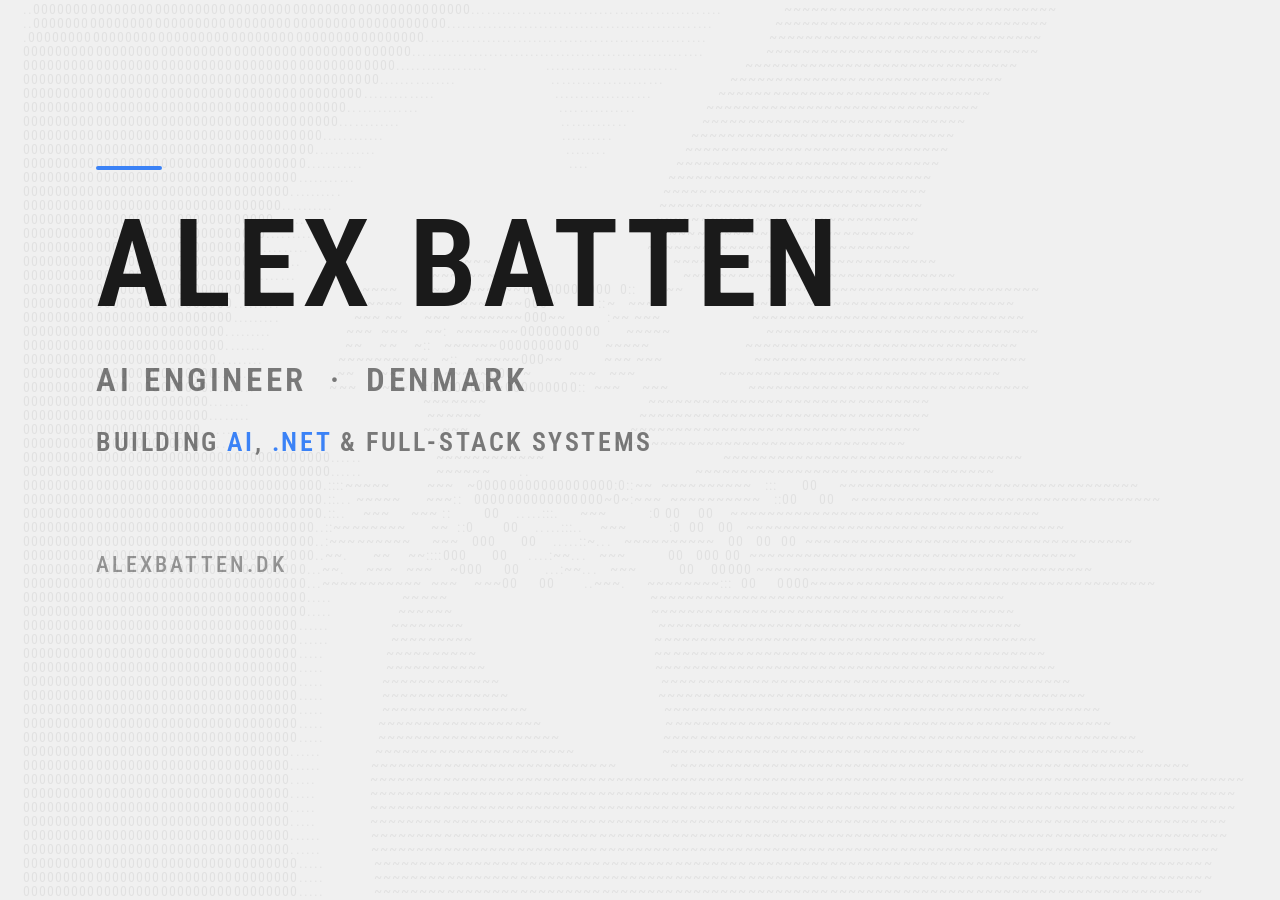
<file: og-card.html>
<!DOCTYPE html>
<html lang="en">
<head>
    <meta charset="UTF-8">
    <!-- Internal scene used only to render the social share card (images/og-image.png). Not linked publicly.
         Render it at exactly 1200x630 from the repo root with headless Chrome:
           chrome --headless=new --hide-scrollbars --force-device-scale-factor=1 --window-size=1200,630
                  --virtual-time-budget=6000 --screenshot=images/og-image.png file:///<repo>/og-card.html
         The pages reference the image as og-image.png?v=N; bump N on every re-render, because
         Discord, Slack and LinkedIn cache link previews by image URL. -->
    <meta name="robots" content="noindex, nofollow">
    <title>OG card | Alex Batten</title>
    <link rel="preconnect" href="https://fonts.googleapis.com">
    <link rel="preconnect" href="https://fonts.gstatic.com" crossorigin>
    <link href="https://fonts.googleapis.com/css2?family=Roboto+Condensed:wght@300;400;500;600;700&display=swap" rel="stylesheet">
    <link rel="stylesheet" href="styles.css?v=11">
    <style>
        html, body { margin: 0; padding: 0; overflow: hidden; background: #f0f0f0; }

        .og {
            position: relative;
            width: 1200px;
            height: 630px;
            overflow: hidden;
            background: #f0f0f0;
        }

        /* Reuse the site's ASCII "ALEX BATTEN" background, kept very subtle */
        #ascii-bg { color: rgba(0, 0, 0, 0.06) !important; z-index: 0; }

        .og-inner {
            position: absolute;
            inset: 0;
            z-index: 2;
            display: flex;
            flex-direction: column;
            justify-content: center;
            padding: 0 96px;
            box-sizing: border-box;
        }

        /* small blue accent bar — echoes the blue "04" number accent */
        .og-rule {
            width: 66px;
            height: 4px;
            background: #3b82f6;
            border-radius: 2px;
            margin-bottom: 34px;
        }

        /* All headings use the modal-heading treatment:
           uppercase · weight 600 · letter-spacing 0.08em (adapted to dark text on light bg) */
        .og-name {
            font-family: 'Roboto Condensed', sans-serif;
            text-transform: uppercase;
            font-weight: 600;
            letter-spacing: 0.045em;
            font-size: 122px;
            line-height: 1.0;
            color: #1a1a1a;
            margin: 0;
        }

        .og-role {
            font-family: 'Roboto Condensed', sans-serif;
            text-transform: uppercase;
            font-weight: 600;
            letter-spacing: 0.11em;
            font-size: 33px;
            color: rgba(0, 0, 0, 0.5);
            margin-top: 28px;
        }

        .og-desc {
            font-family: 'Roboto Condensed', sans-serif;
            text-transform: uppercase;
            font-weight: 600;
            letter-spacing: 0.10em;
            font-size: 26px;
            color: rgba(0, 0, 0, 0.5);
            margin-top: 15px;
        }
        .og-desc b { color: #3b82f6; font-weight: 600; }

        .og-url {
            position: absolute;
            bottom: 48px;
            left: 96px;
            z-index: 2;
            font-family: 'Roboto Condensed', sans-serif;
            text-transform: uppercase;
            font-weight: 500;
            letter-spacing: 0.14em;
            font-size: 22px;
            color: rgba(0, 0, 0, 0.38);
        }

        /* Dark variant (matches the modal aesthetic) — toggle with ?theme=dark */
        html.dark, html.dark body { background: #23262b; }
        html.dark .og { background: #23262b; }
        html.dark #ascii-bg { color: rgba(255, 255, 255, 0.06) !important; }
        html.dark .og-name { color: rgba(255, 255, 255, 0.92); }
        html.dark .og-role, html.dark .og-desc { color: rgba(255, 255, 255, 0.55); }
        html.dark .og-url { color: rgba(255, 255, 255, 0.34); }
    </style>
    <script>
        if (new URLSearchParams(location.search).get('theme') === 'dark') {
            document.documentElement.classList.add('dark');
        }
    </script>
</head>
<body>
    <div class="og">
        <div id="ascii-bg"></div>

        <div class="og-inner">
            <div class="og-rule"></div>
            <h1 class="og-name">Alex Batten</h1>
            <div class="og-role">AI Engineer&nbsp;&nbsp;·&nbsp;&nbsp;Denmark</div>
            <div class="og-desc">Building <b>AI</b>, <b>.NET</b> &amp; Full-Stack Systems</div>
        </div>

        <div class="og-url">alexbatten.dk</div>
    </div>

    <script src="ascii-bg.js?v=11"></script>
</body>
</html>
</file>
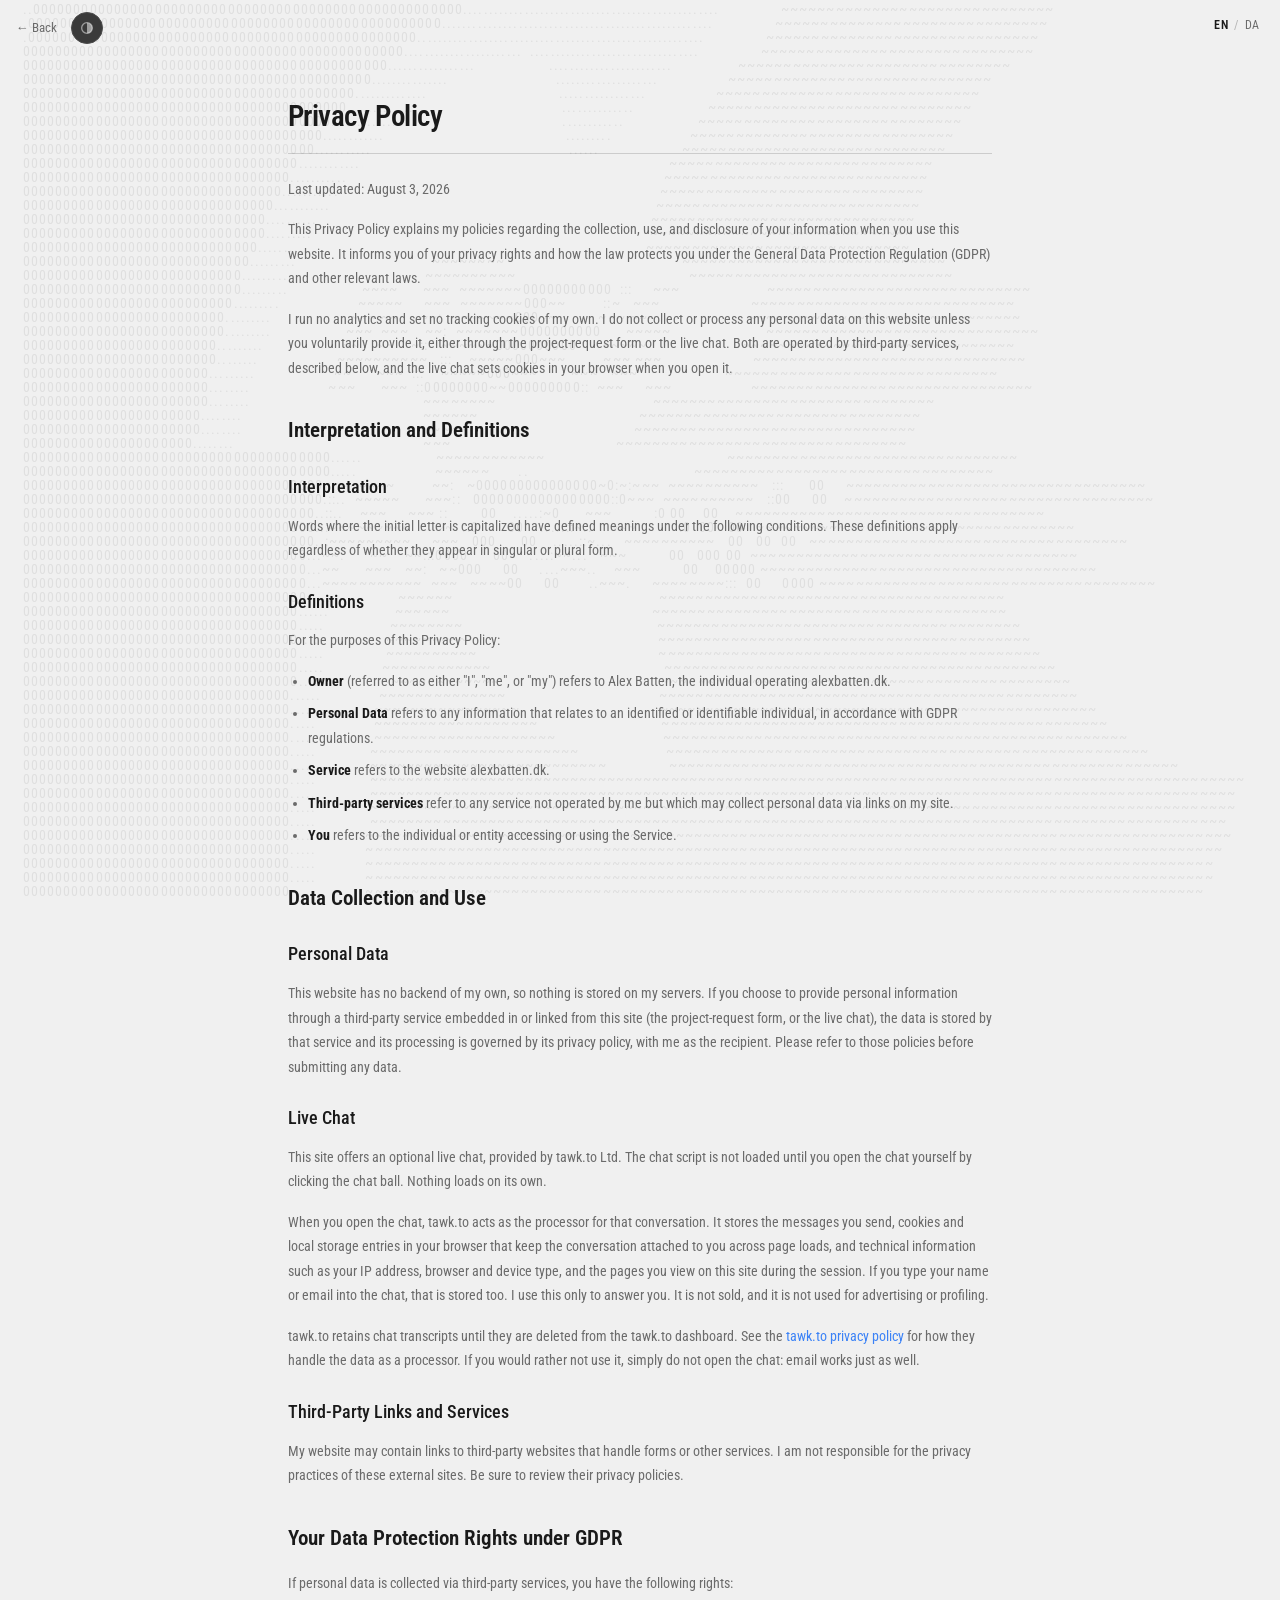
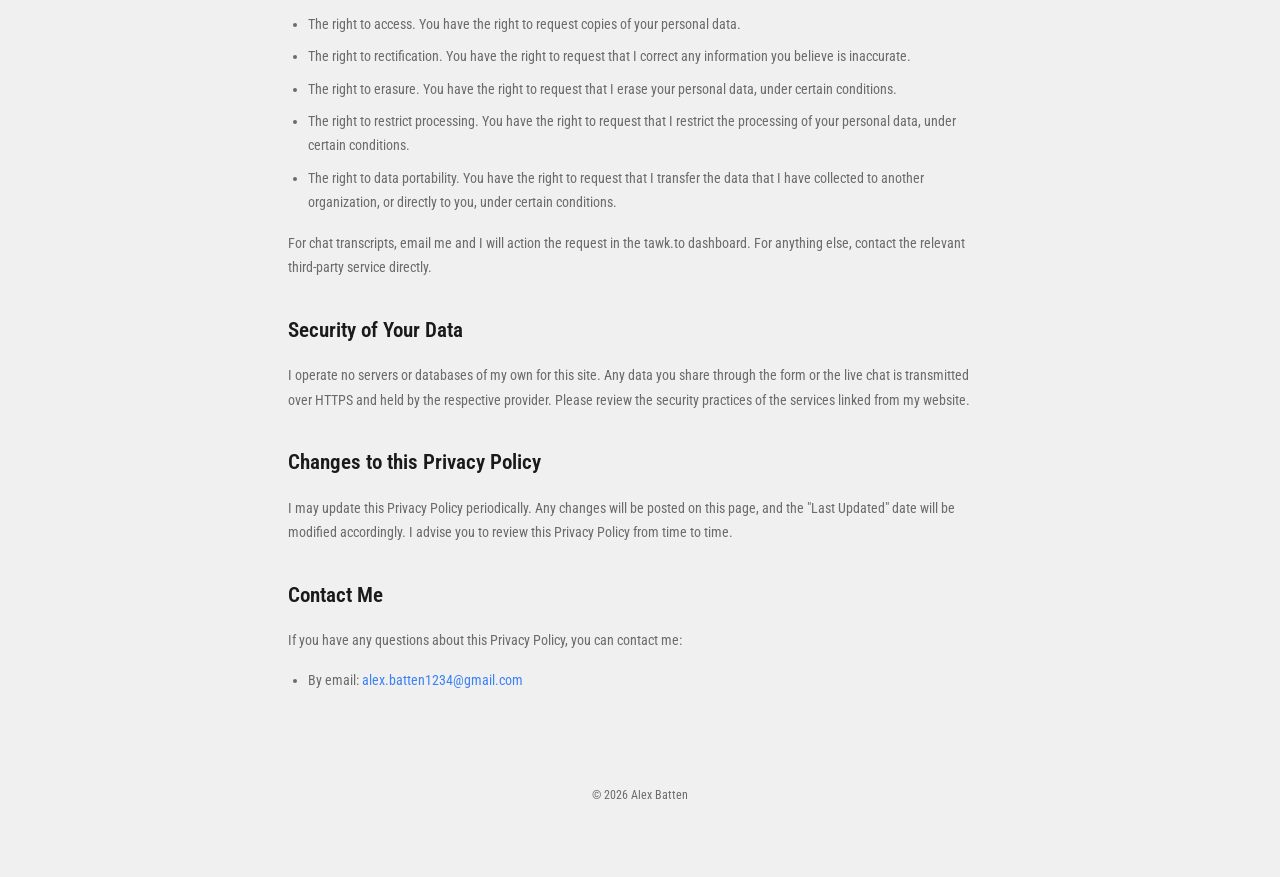
<file: privacypolicy.html>
<!DOCTYPE html>
<html lang="en">
<head>
    <meta charset="UTF-8">
    <meta name="viewport" content="width=device-width, initial-scale=1.0">
    <title>Privacy Policy | Alex Batten</title>
    <meta name="description" content="Privacy policy for alexbatten.dk, the personal site of Alex Batten, a freelance AI engineer in Denmark.">
    <meta name="robots" content="noindex, follow">
    <link rel="canonical" href="https://alexbatten.dk/privacypolicy">
    <link rel="icon" href="images/portfolio.png" type="image/png">
    <script src="theme.js?v=1"></script>
    <link rel="preconnect" href="https://fonts.googleapis.com">
    <link rel="preconnect" href="https://fonts.gstatic.com" crossorigin>
    <link href="https://fonts.googleapis.com/css2?family=Roboto+Condensed:wght@300;400;500;600;700&display=swap" rel="stylesheet">
    <link rel="stylesheet" href="styles.css?v=25">
    <link rel="stylesheet" href="privacypolicy.css?v=5">
</head>
<body>

<div id="ascii-bg"></div>

<div class="top-left-nav">
    <a href="/" class="back-link">&larr; Back</a>
    <button class="theme-btn" id="theme-btn" aria-label="Dark mode" aria-pressed="false" title="Dark mode">
        <svg class="theme-glyph" viewBox="0 0 24 24" aria-hidden="true">
            <circle cx="12" cy="12" r="8"/>
            <path d="M12 4a8 8 0 0 1 0 16z"/>
        </svg>
    </button>
</div>

<div class="top-right-nav">
    <nav class="lang-switch" aria-label="Language">
        <span class="lang-active" aria-current="true">EN</span>
        <span class="lang-sep" aria-hidden="true">/</span>
        <a href="/da/privacypolicy" hreflang="da" lang="da">DA</a>
    </nav>
</div>

<div class="privacy-policy-content">
    <h1>Privacy Policy</h1>
    <p>Last updated: August 3, 2026</p>
    <p>This Privacy Policy explains my policies regarding the collection, use, and disclosure of your information when
        you use this website. It informs you of your privacy rights and how the law protects you under the General Data
        Protection Regulation (GDPR) and other relevant laws.</p>
    <p>I run no analytics and set no tracking cookies of my own. I do not collect or process any personal data on this
        website unless you voluntarily provide it, either through the project-request form or the live chat. Both are
        operated by third-party services, described below, and the live chat sets cookies in your browser when you open
        it.</p>
    <h2>Interpretation and Definitions</h2>
    <h3>Interpretation</h3>
    <p>Words where the initial letter is capitalized have defined meanings under the following conditions. These
        definitions apply regardless of whether they appear in singular or plural form.</p>
    <h3>Definitions</h3>
    <p>For the purposes of this Privacy Policy:</p>
    <ul>
        <li><strong>Owner</strong> (referred to as either "I", "me", or "my") refers to Alex Batten, the individual operating alexbatten.dk.</li>
        <li><strong>Personal Data</strong> refers to any information that relates to an identified or identifiable
            individual, in accordance with GDPR regulations.
        </li>
        <li><strong>Service</strong> refers to the website alexbatten.dk.</li>
        <li><strong>Third-party services</strong> refer to any service not operated by me but which may collect personal
            data via links on my site.
        </li>
        <li><strong>You</strong> refers to the individual or entity accessing or using the Service.</li>
    </ul>
    <h2>Data Collection and Use</h2>
    <h3>Personal Data</h3>
    <p>This website has no backend of my own, so nothing is stored on my servers. If you choose to provide personal
        information through a third-party service embedded in or linked from this site (the project-request form, or
        the live chat), the data is stored by that service and its processing is governed by its privacy policy, with
        me as the recipient. Please refer to those policies before submitting any data.</p>
    <h3>Live Chat</h3>
    <p>This site offers an optional live chat, provided by tawk.to Ltd. The chat script is not loaded until you open
        the chat yourself by clicking the chat ball. Nothing loads on its own.</p>
    <p>When you open the chat, tawk.to acts as the processor for that conversation. It stores the messages you send,
        cookies and local storage entries in your browser that keep the conversation attached to you across page loads,
        and technical information such as your IP address, browser and device type, and the pages you view on this site
        during the session. If you type your name or email into the chat, that is stored too. I use this only to answer
        you. It is not sold, and it is not used for advertising or profiling.</p>
    <p>tawk.to retains chat transcripts until they are deleted from the tawk.to dashboard. See the
        <a href="https://www.tawk.to/privacy-policy/" rel="noopener">tawk.to privacy policy</a> for how they handle the
        data as a processor. If you would rather not use it, simply do not open the chat: email works just as well.</p>
    <h3>Third-Party Links and Services</h3>
    <p>My website may contain links to third-party websites that handle forms or other services. I am not responsible
        for the privacy practices of these external sites. Be sure to review their privacy policies.</p>
    <h2>Your Data Protection Rights under GDPR</h2>
    <p>If personal data is collected via third-party services, you have the following rights:</p>
    <ul>
        <li>The right to access. You have the right to request copies of your personal data.</li>
        <li>The right to rectification. You have the right to request that I correct any information you believe is
            inaccurate.
        </li>
        <li>The right to erasure. You have the right to request that I erase your personal data, under certain
            conditions.
        </li>
        <li>The right to restrict processing. You have the right to request that I restrict the processing of your
            personal data, under certain conditions.
        </li>
        <li>The right to data portability. You have the right to request that I transfer the data that I have
            collected to another organization, or directly to you, under certain conditions.
        </li>
    </ul>
    <p>For chat transcripts, email me and I will action the request in the tawk.to dashboard. For anything else,
        contact the relevant third-party service directly.</p>
    <h2>Security of Your Data</h2>
    <p>I operate no servers or databases of my own for this site. Any data you share through the form or the live chat
        is transmitted over HTTPS and held by the respective provider. Please review the security practices of the
        services linked from my website.</p>
    <h2>Changes to this Privacy Policy</h2>
    <p>I may update this Privacy Policy periodically. Any changes will be posted on this page, and the "Last Updated"
        date will be modified accordingly. I advise you to review this Privacy Policy from time to time.</p>
    <h2>Contact Me</h2>
    <p>If you have any questions about this Privacy Policy, you can contact me:</p>
    <ul>
        <li>By email: <a href="mailto:alex.batten1234@gmail.com">alex.batten1234@gmail.com</a></li>
    </ul>
</div>

<footer>
    <p>&copy; 2026 Alex Batten</p>
</footer>

<script src="ascii-bg.js?v=11"></script>
</body>
</html>
</file>
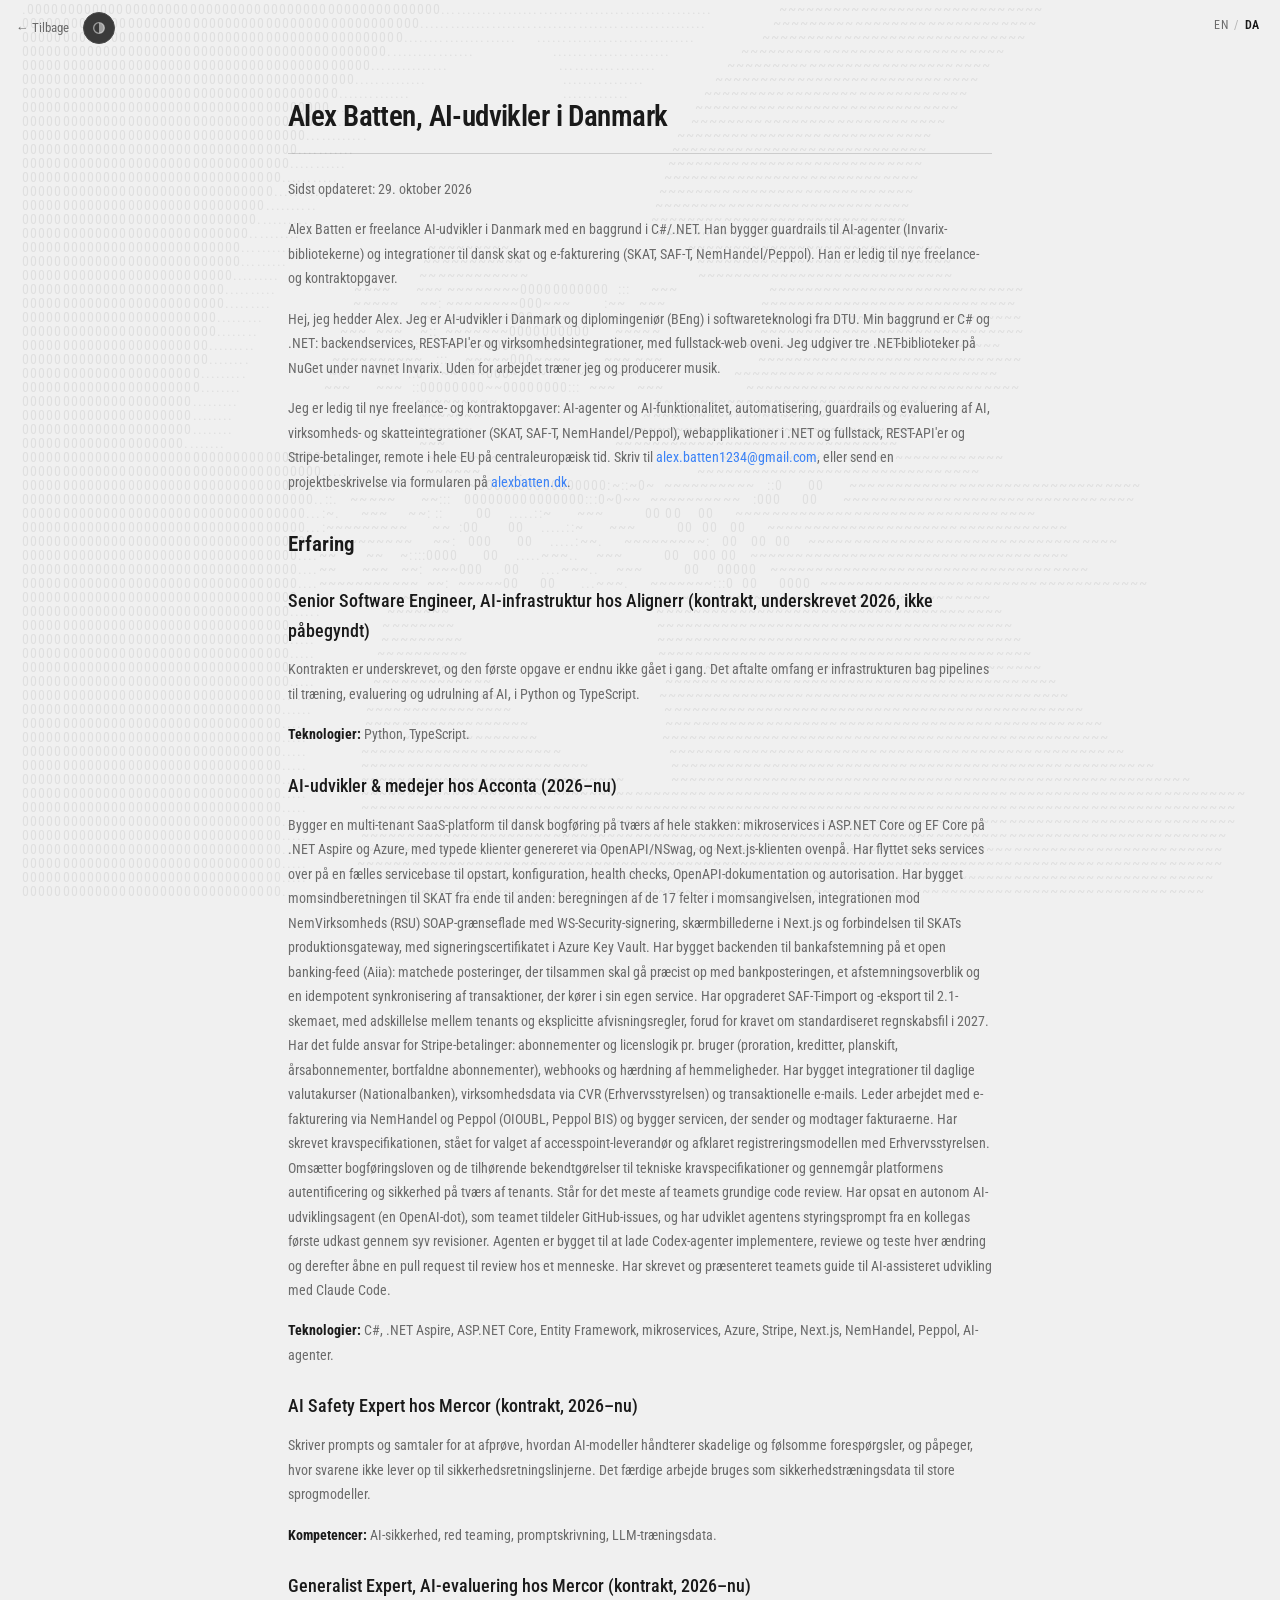
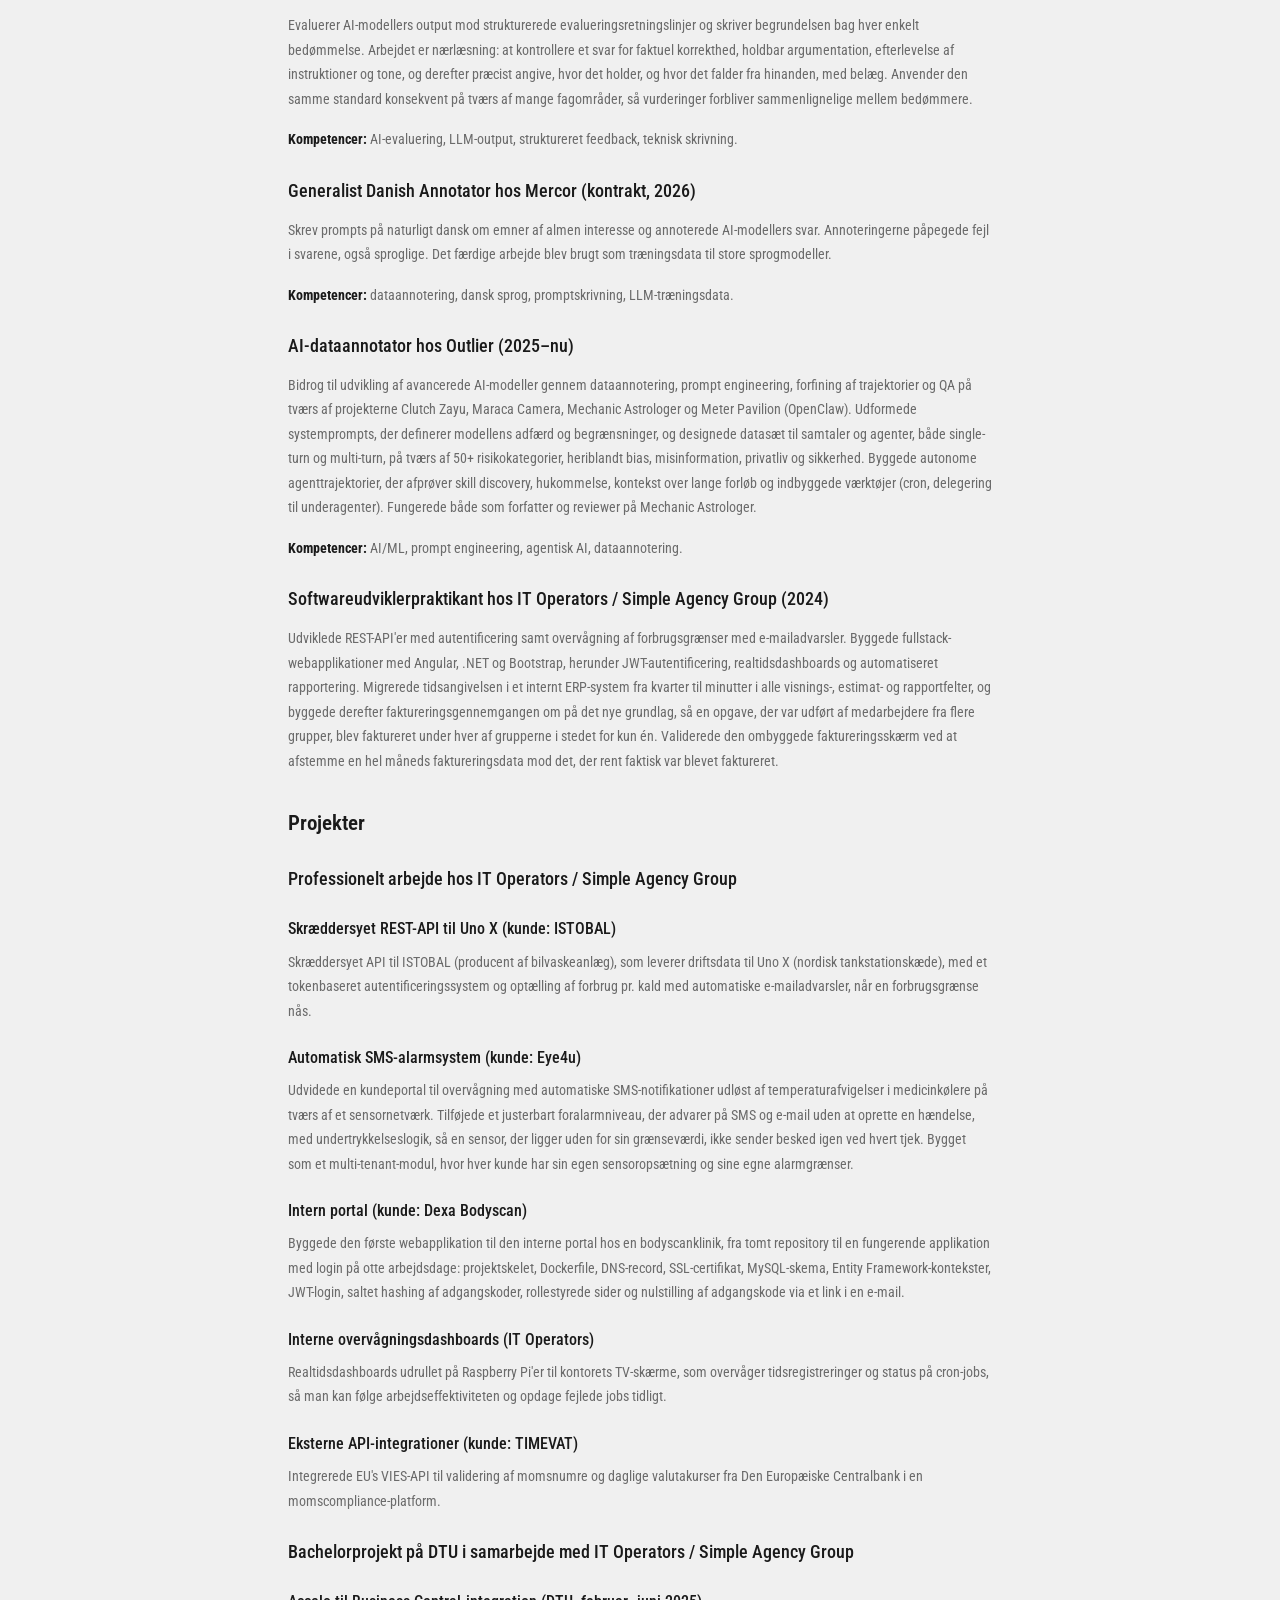
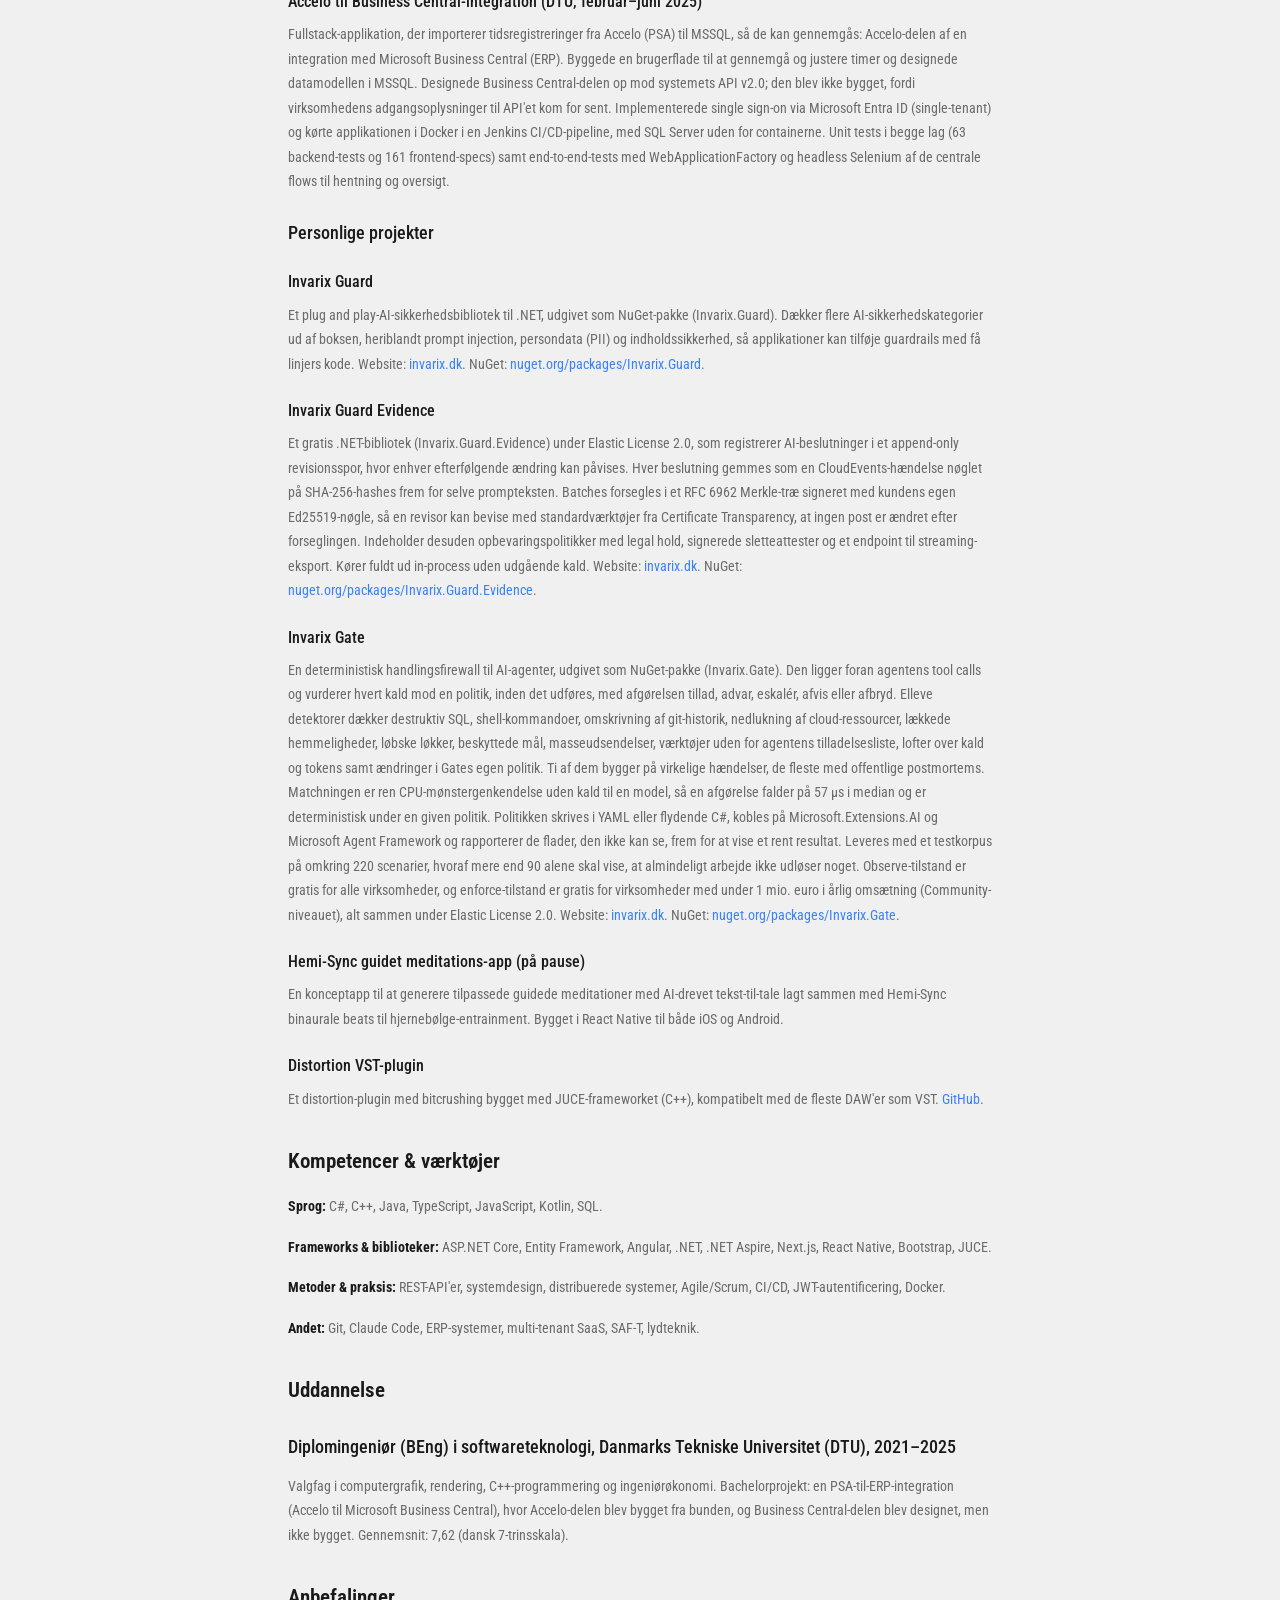
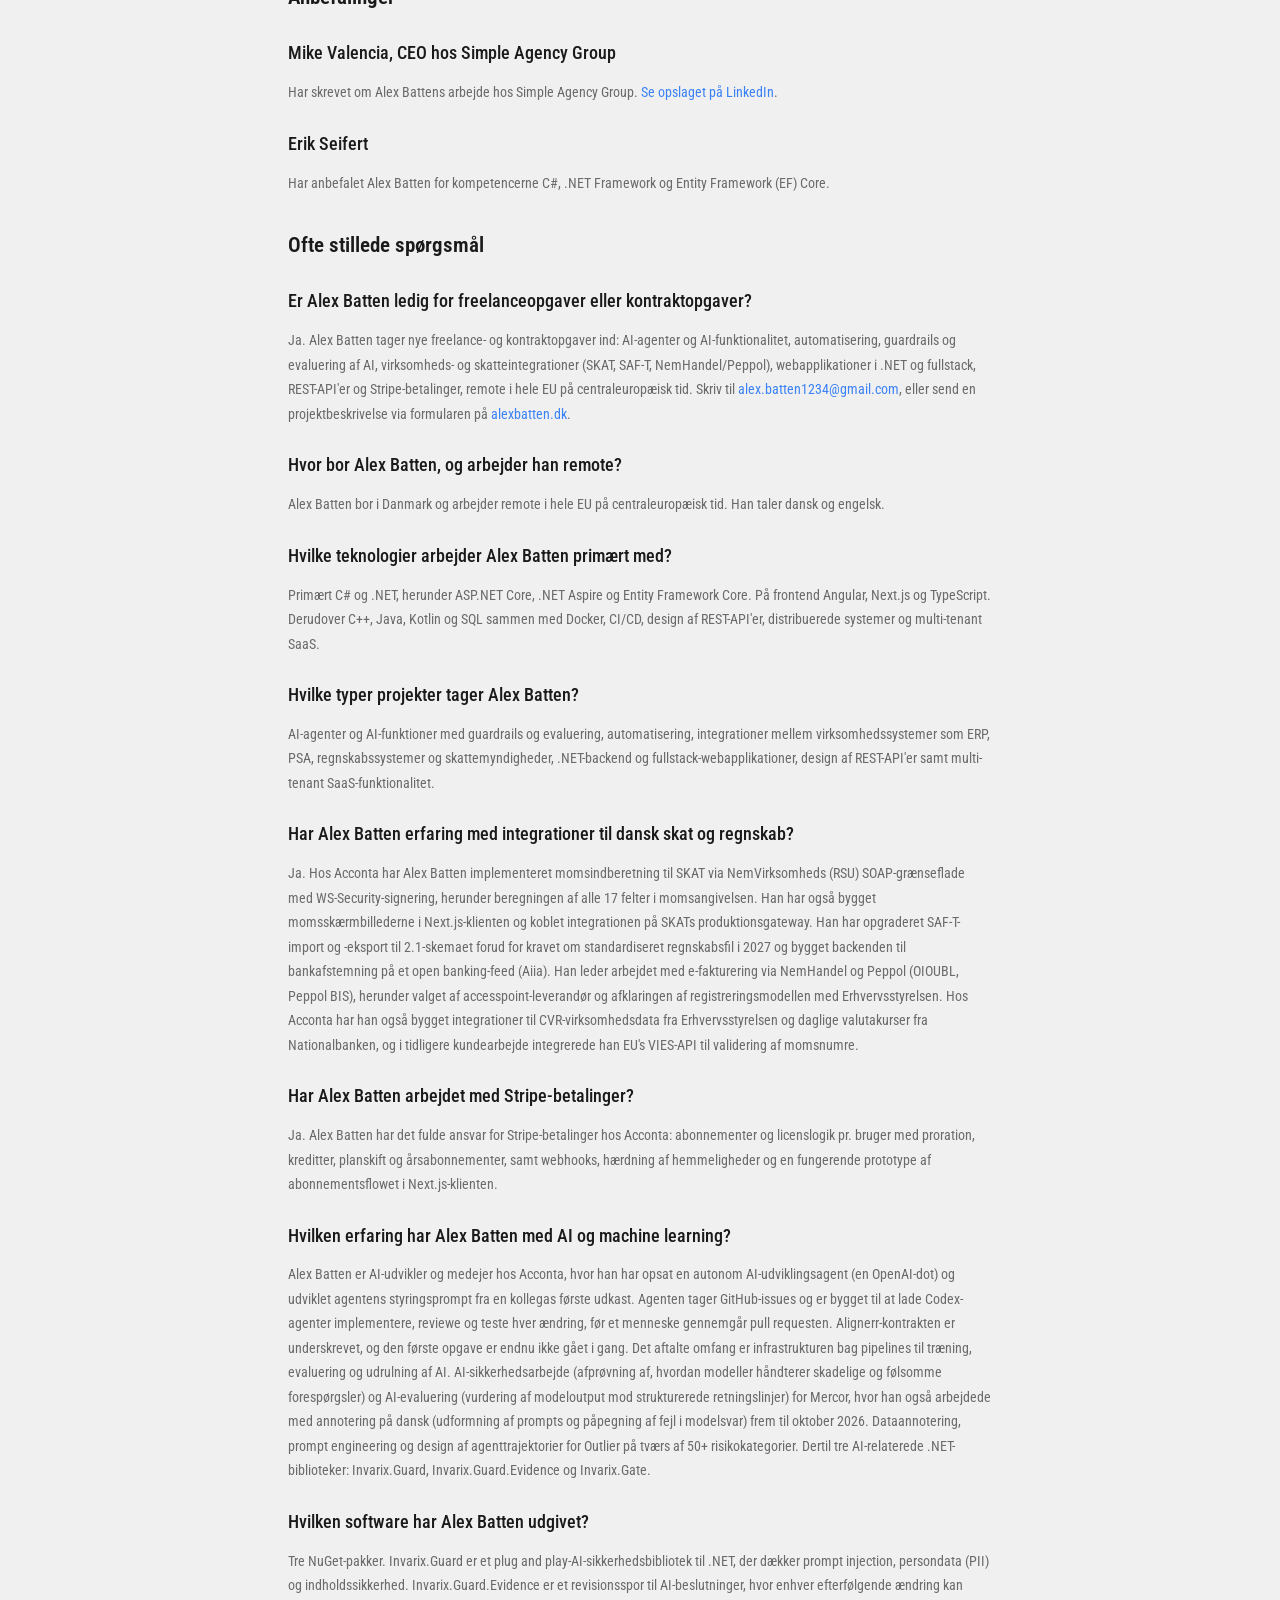
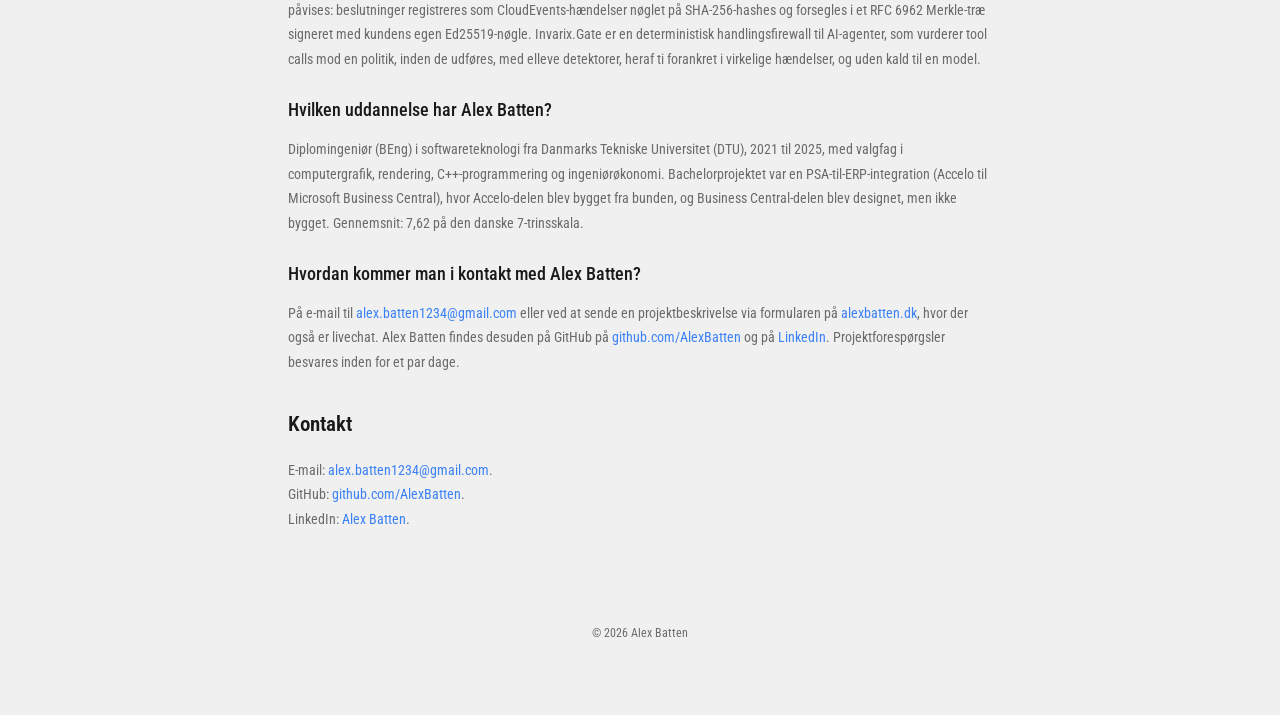
<file: da/cv.html>
<!DOCTYPE html>
<html lang="da">
<head>
    <meta charset="UTF-8">
    <meta name="viewport" content="width=device-width, initial-scale=1.0">

    <title>CV | Alex Batten, AI-udvikler i Danmark</title>
    <meta name="description" content="Fuldt CV for Alex Batten, freelance AI-udvikler i Danmark. Erfaring, projekter, kompetencer og uddannelse inden for AI-agenter, guardrails og evaluering, .NET, ASP.NET Core, fullstack-web og REST-API'er.">
    <meta name="author" content="Alex Batten">
    <meta name="robots" content="index, follow, max-image-preview:large, max-snippet:-1">
    <meta name="theme-color" content="#3b82f6">
    <link rel="canonical" href="https://alexbatten.dk/da/cv">

    <link rel="alternate" hreflang="da" href="https://alexbatten.dk/da/cv">
    <link rel="alternate" hreflang="en" href="https://alexbatten.dk/cv">
    <link rel="alternate" hreflang="x-default" href="https://alexbatten.dk/cv">

    <meta property="og:type" content="profile">
    <meta property="og:site_name" content="Alex Batten">
    <meta property="og:title" content="CV | Alex Batten, AI-udvikler i Danmark">
    <meta property="og:description" content="Fuldt CV for Alex Batten, freelance AI-udvikler i Danmark. Erfaring, projekter, kompetencer og uddannelse inden for AI-agenter, guardrails og evaluering, .NET, ASP.NET Core, fullstack-web og REST-API'er.">
    <meta property="og:url" content="https://alexbatten.dk/da/cv">
    <meta property="og:image" content="https://alexbatten.dk/images/og-image.png?v=2">
    <meta property="og:image:width" content="1200">
    <meta property="og:image:height" content="630">
    <meta property="og:image:alt" content="Alex Batten, AI-udvikler">
    <meta property="og:locale" content="da_DK">
    <meta property="og:locale:alternate" content="en_DK">

    <meta name="twitter:card" content="summary_large_image">

    <link rel="icon" href="/images/portfolio.png" type="image/png">
    <script src="/theme.js?v=1"></script>
    <link rel="preconnect" href="https://fonts.googleapis.com">
    <link rel="preconnect" href="https://fonts.gstatic.com" crossorigin>
    <link href="https://fonts.googleapis.com/css2?family=Roboto+Condensed:wght@300;400;500;600;700&display=swap" rel="stylesheet">
    <link rel="stylesheet" href="/styles.css?v=25">
    <link rel="stylesheet" href="/privacypolicy.css?v=5">

    <script type="application/ld+json">
    {
      "@context": "https://schema.org",
      "@graph": [
        {
          "@type": "ProfilePage",
          "@id": "https://alexbatten.dk/da/cv#webpage",
          "url": "https://alexbatten.dk/da/cv",
          "name": "CV | Alex Batten, AI-udvikler i Danmark",
          "inLanguage": "da",
          "dateModified": "2026-10-29T03:15:00+01:00",
          "mainEntity": { "@id": "https://alexbatten.dk/#alex-batten" },
          "isPartOf": { "@id": "https://alexbatten.dk/#website" },
          "hasPart": { "@id": "https://alexbatten.dk/da/cv#faq" }
        },
        {
          "@type": "WebSite",
          "@id": "https://alexbatten.dk/#website",
          "url": "https://alexbatten.dk/",
          "name": "Alex Batten",
          "alternateName": "alexbatten.dk",
          "publisher": { "@id": "https://alexbatten.dk/#alex-batten" }
        },
        {
          "@type": "Person",
          "@id": "https://alexbatten.dk/#alex-batten",
          "name": "Alex Batten",
          "url": "https://alexbatten.dk/",
          "image": "https://alexbatten.dk/images/og-image.png?v=2",
          "jobTitle": "AI-udvikler",
          "email": "alex.batten1234@gmail.com",
          "description": "Freelance AI-udvikler i Danmark, der arbejder med AI-agenter, guardrails og evaluering, med en baggrund i C#, .NET, ASP.NET Core, fullstack-webudvikling, REST-API'er og virksomhedsintegrationer.",
          "address": { "@type": "PostalAddress", "addressCountry": "DK" },
          "homeLocation": { "@type": "Country", "name": "Danmark" },
          "knowsLanguage": ["da", "en"],
          "alumniOf": {
            "@type": "CollegeOrUniversity",
            "name": "Danmarks Tekniske Universitet (DTU)",
            "url": "https://www.dtu.dk/"
          },
          "sameAs": [
            "https://github.com/AlexBatten",
            "https://www.linkedin.com/in/alex-batten-48b28b2a2",
            "https://www.nuget.org/profiles/alexbatten",
            "https://invarix.dk"
          ]
        },
        {
          "@type": "Organization",
          "@id": "https://invarix.dk/#organization",
          "name": "Invarix",
          "url": "https://invarix.dk",
          "founder": { "@id": "https://alexbatten.dk/#alex-batten" }
        },
        {
          "@type": "FAQPage",
          "@id": "https://alexbatten.dk/da/cv#faq",
          "url": "https://alexbatten.dk/da/cv",
          "name": "Ofte stillede spørgsmål om Alex Batten",
          "inLanguage": "da",
          "isPartOf": { "@id": "https://alexbatten.dk/#website" },
          "about": { "@id": "https://alexbatten.dk/#alex-batten" },
          "mainEntity": [
            {
              "@type": "Question",
              "name": "Er Alex Batten ledig for freelanceopgaver eller kontraktopgaver?",
              "acceptedAnswer": {
                "@type": "Answer",
                "text": "Ja. Alex Batten tager nye freelance- og kontraktopgaver ind: AI-agenter og AI-funktionalitet, automatisering, guardrails og evaluering af AI, virksomheds- og skatteintegrationer (SKAT, SAF-T, NemHandel/Peppol), webapplikationer i .NET og fullstack, REST-API'er og Stripe-betalinger, remote i hele EU på centraleuropæisk tid. Skriv til alex.batten1234@gmail.com, eller send en projektbeskrivelse via formularen på alexbatten.dk."
              }
            },
            {
              "@type": "Question",
              "name": "Hvor bor Alex Batten, og arbejder han remote?",
              "acceptedAnswer": {
                "@type": "Answer",
                "text": "Alex Batten bor i Danmark og arbejder remote i hele EU på centraleuropæisk tid. Han taler dansk og engelsk."
              }
            },
            {
              "@type": "Question",
              "name": "Hvilke teknologier arbejder Alex Batten primært med?",
              "acceptedAnswer": {
                "@type": "Answer",
                "text": "Primært C# og .NET, herunder ASP.NET Core, .NET Aspire og Entity Framework Core. På frontend Angular, Next.js og TypeScript. Derudover C++, Java, Kotlin og SQL sammen med Docker, CI/CD, design af REST-API'er, distribuerede systemer og multi-tenant SaaS."
              }
            },
            {
              "@type": "Question",
              "name": "Hvilke typer projekter tager Alex Batten?",
              "acceptedAnswer": {
                "@type": "Answer",
                "text": "AI-agenter og AI-funktioner med guardrails og evaluering, automatisering, integrationer mellem virksomhedssystemer som ERP, PSA, regnskabssystemer og skattemyndigheder, .NET-backend og fullstack-webapplikationer, design af REST-API'er samt multi-tenant SaaS-funktionalitet."
              }
            },
            {
              "@type": "Question",
              "name": "Har Alex Batten erfaring med integrationer til dansk skat og regnskab?",
              "acceptedAnswer": {
                "@type": "Answer",
                "text": "Ja. Hos Acconta har Alex Batten implementeret momsindberetning til SKAT via NemVirksomheds (RSU) SOAP-grænseflade med WS-Security-signering, herunder beregningen af alle 17 felter i momsangivelsen. Han har også bygget momsskærmbillederne i Next.js-klienten og koblet integrationen på SKATs produktionsgateway. Han har opgraderet SAF-T-import og -eksport til 2.1-skemaet forud for kravet om standardiseret regnskabsfil i 2027 og bygget backenden til bankafstemning på et open banking-feed (Aiia). Han leder arbejdet med e-fakturering via NemHandel og Peppol (OIOUBL, Peppol BIS), herunder valget af accesspoint-leverandør og afklaringen af registreringsmodellen med Erhvervsstyrelsen. Hos Acconta har han også bygget integrationer til CVR-virksomhedsdata fra Erhvervsstyrelsen og daglige valutakurser fra Nationalbanken, og i tidligere kundearbejde integrerede han EU's VIES-API til validering af momsnumre."
              }
            },
            {
              "@type": "Question",
              "name": "Har Alex Batten arbejdet med Stripe-betalinger?",
              "acceptedAnswer": {
                "@type": "Answer",
                "text": "Ja. Alex Batten har det fulde ansvar for Stripe-betalinger hos Acconta: abonnementer og licenslogik pr. bruger med proration, kreditter, planskift og årsabonnementer, samt webhooks, hærdning af hemmeligheder og en fungerende prototype af abonnementsflowet i Next.js-klienten."
              }
            },
            {
              "@type": "Question",
              "name": "Hvilken erfaring har Alex Batten med AI og machine learning?",
              "acceptedAnswer": {
                "@type": "Answer",
                "text": "Alex Batten er AI-udvikler og medejer hos Acconta, hvor han har opsat en autonom AI-udviklingsagent (en OpenAI-dot) og udviklet agentens styringsprompt fra en kollegas første udkast. Agenten tager GitHub-issues og er bygget til at lade Codex-agenter implementere, reviewe og teste hver ændring, før et menneske gennemgår pull requesten. Alignerr-kontrakten er underskrevet, og den første opgave er endnu ikke gået i gang. Det aftalte omfang er infrastrukturen bag pipelines til træning, evaluering og udrulning af AI. AI-sikkerhedsarbejde (afprøvning af, hvordan modeller håndterer skadelige og følsomme forespørgsler) og AI-evaluering (vurdering af modeloutput mod strukturerede retningslinjer) for Mercor, hvor han også arbejdede med annotering på dansk (udformning af prompts og påpegning af fejl i modelsvar) frem til oktober 2026. Dataannotering, prompt engineering og design af agenttrajektorier for Outlier på tværs af 50+ risikokategorier. Dertil tre AI-relaterede .NET-biblioteker: Invarix.Guard, Invarix.Guard.Evidence og Invarix.Gate."
              }
            },
            {
              "@type": "Question",
              "name": "Hvilken software har Alex Batten udgivet?",
              "acceptedAnswer": {
                "@type": "Answer",
                "text": "Tre NuGet-pakker. Invarix.Guard er et plug and play-AI-sikkerhedsbibliotek til .NET, der dækker prompt injection, persondata (PII) og indholdssikkerhed. Invarix.Guard.Evidence er et revisionsspor til AI-beslutninger, hvor enhver efterfølgende ændring kan påvises: beslutninger registreres som CloudEvents-hændelser nøglet på SHA-256-hashes og forsegles i et RFC 6962 Merkle-træ signeret med kundens egen Ed25519-nøgle. Invarix.Gate er en deterministisk handlingsfirewall til AI-agenter, som vurderer tool calls mod en politik, inden de udføres, med elleve detektorer, heraf ti forankret i virkelige hændelser, og uden kald til en model."
              }
            },
            {
              "@type": "Question",
              "name": "Hvilken uddannelse har Alex Batten?",
              "acceptedAnswer": {
                "@type": "Answer",
                "text": "Diplomingeniør (BEng) i softwareteknologi fra Danmarks Tekniske Universitet (DTU), 2021 til 2025, med valgfag i computergrafik, rendering, C++-programmering og ingeniørøkonomi. Bachelorprojektet var en PSA-til-ERP-integration (Accelo til Microsoft Business Central), hvor Accelo-delen blev bygget fra bunden, og Business Central-delen blev designet, men ikke bygget. Gennemsnit: 7,62 på den danske 7-trinsskala."
              }
            },
            {
              "@type": "Question",
              "name": "Hvordan kommer man i kontakt med Alex Batten?",
              "acceptedAnswer": {
                "@type": "Answer",
                "text": "På e-mail til alex.batten1234@gmail.com eller ved at sende en projektbeskrivelse via formularen på alexbatten.dk, hvor der også er livechat. Alex Batten findes desuden på GitHub på github.com/AlexBatten og på LinkedIn. Projektforespørgsler besvares inden for et par dage."
              }
            }
          ]
        }
      ]
    }
    </script>
</head>
<body>

<div id="ascii-bg"></div>

<div class="top-left-nav">
    <a href="/da/" class="back-link">&larr; Tilbage</a>
    <button class="theme-btn" id="theme-btn" aria-label="Mørk tilstand" aria-pressed="false" title="Mørk tilstand">
        <svg class="theme-glyph" viewBox="0 0 24 24" aria-hidden="true">
            <circle cx="12" cy="12" r="8"/>
            <path d="M12 4a8 8 0 0 1 0 16z"/>
        </svg>
    </button>
</div>

<div class="top-right-nav">
    <nav class="lang-switch" aria-label="Sprog">
        <a href="/cv" hreflang="en" lang="en">EN</a>
        <span class="lang-sep" aria-hidden="true">/</span>
        <span class="lang-active" aria-current="true">DA</span>
    </nav>
</div>

<main class="privacy-policy-content">
    <h1>Alex Batten, AI-udvikler i Danmark</h1>
    <p>Sidst opdateret: <time datetime="2026-10-29">29. oktober 2026</time></p>

    <p>Alex Batten er freelance AI-udvikler i Danmark med en baggrund i C#/.NET. Han bygger
    guardrails til AI-agenter (Invarix-bibliotekerne) og integrationer til dansk skat og
    e-fakturering (SKAT, SAF-T, NemHandel/Peppol). Han er ledig til nye freelance- og
    kontraktopgaver.</p>

    <p>Hej, jeg hedder Alex. Jeg er AI-udvikler i Danmark og diplomingeniør (BEng) i
    softwareteknologi fra DTU. Min baggrund er C# og .NET: backendservices,
    REST-API'er og virksomhedsintegrationer, med fullstack-web oveni. Jeg udgiver tre
    .NET-biblioteker på NuGet under navnet Invarix. Uden for arbejdet træner jeg og producerer
    musik.</p>

    <p>Jeg er ledig til nye freelance- og kontraktopgaver: AI-agenter og AI-funktionalitet,
    automatisering, guardrails og evaluering af AI, virksomheds- og skatteintegrationer (SKAT,
    SAF-T, NemHandel/Peppol), webapplikationer i .NET og fullstack, REST-API'er og
    Stripe-betalinger, remote i hele EU på centraleuropæisk tid. Skriv til
    <a href="mailto:alex.batten1234@gmail.com">alex.batten1234@gmail.com</a>, eller send en
    projektbeskrivelse via formularen på <a href="/da/">alexbatten.dk</a>.</p>

    <h2>Erfaring</h2>

    <h3>Senior Software Engineer, AI-infrastruktur hos Alignerr (kontrakt, underskrevet 2026,
    ikke påbegyndt)</h3>
    <p>Kontrakten er underskrevet, og den første opgave er endnu ikke gået i gang. Det aftalte
    omfang er infrastrukturen bag pipelines til træning, evaluering og udrulning af AI, i Python
    og TypeScript.</p>
    <p><strong>Teknologier:</strong> Python, TypeScript.</p>

    <h3>AI-udvikler &amp; medejer hos Acconta (2026&ndash;nu)</h3>
    <p>Bygger en multi-tenant SaaS-platform til dansk bogføring på tværs af hele stakken:
    mikroservices i ASP.NET Core og EF Core på .NET Aspire og Azure, med typede klienter genereret
    via OpenAPI/NSwag, og Next.js-klienten ovenpå. Har flyttet seks services over på en fælles
    servicebase til opstart, konfiguration, health checks, OpenAPI-dokumentation og autorisation.
    Har bygget momsindberetningen til SKAT fra ende til anden: beregningen af de 17 felter i
    momsangivelsen, integrationen mod NemVirksomheds (RSU) SOAP-grænseflade med
    WS-Security-signering, skærmbillederne i Next.js og forbindelsen til SKATs produktionsgateway,
    med signeringscertifikatet i Azure Key Vault. Har bygget backenden til bankafstemning på et
    open banking-feed (Aiia): matchede posteringer, der tilsammen skal gå præcist op med
    bankposteringen, et afstemningsoverblik og en idempotent synkronisering af transaktioner, der
    kører i sin egen service. Har opgraderet SAF-T-import og -eksport til 2.1-skemaet, med
    adskillelse mellem tenants og eksplicitte afvisningsregler, forud for kravet om standardiseret
    regnskabsfil i 2027. Har det fulde ansvar for Stripe-betalinger: abonnementer og licenslogik
    pr. bruger (proration, kreditter, planskift, årsabonnementer, bortfaldne abonnementer),
    webhooks og hærdning af hemmeligheder. Har bygget integrationer til daglige valutakurser
    (Nationalbanken), virksomhedsdata via CVR (Erhvervsstyrelsen) og transaktionelle e-mails.
    Leder arbejdet med e-fakturering via NemHandel og Peppol (OIOUBL, Peppol BIS) og bygger
    servicen, der sender og modtager fakturaerne. Har skrevet kravspecifikationen, stået for
    valget af accesspoint-leverandør og afklaret registreringsmodellen med Erhvervsstyrelsen.
    Omsætter bogføringsloven og de tilhørende bekendtgørelser til tekniske kravspecifikationer og
    gennemgår platformens autentificering og sikkerhed på tværs af tenants. Står for det meste af
    teamets grundige code review. Har opsat en autonom AI-udviklingsagent (en OpenAI-dot), som
    teamet tildeler GitHub-issues, og har udviklet agentens styringsprompt fra en kollegas første
    udkast gennem syv revisioner. Agenten er bygget til at lade Codex-agenter implementere,
    reviewe og teste hver ændring og derefter åbne en pull request til review hos et menneske. Har
    skrevet og præsenteret teamets guide til AI-assisteret udvikling med Claude Code.</p>
    <p><strong>Teknologier:</strong> C#, .NET Aspire, ASP.NET Core, Entity Framework,
    mikroservices, Azure, Stripe, Next.js, NemHandel, Peppol, AI-agenter.</p>

    <h3>AI Safety Expert hos Mercor (kontrakt, 2026&ndash;nu)</h3>
    <p>Skriver prompts og samtaler for at afprøve, hvordan AI-modeller håndterer skadelige og
    følsomme forespørgsler, og påpeger, hvor svarene ikke lever op til sikkerhedsretningslinjerne.
    Det færdige arbejde bruges som sikkerhedstræningsdata til store sprogmodeller.</p>
    <p><strong>Kompetencer:</strong> AI-sikkerhed, red teaming, promptskrivning,
    LLM-træningsdata.</p>

    <h3>Generalist Expert, AI-evaluering hos Mercor (kontrakt, 2026&ndash;nu)</h3>
    <p>Evaluerer AI-modellers output mod strukturerede evalueringsretningslinjer og skriver
    begrundelsen bag hver enkelt bedømmelse. Arbejdet er nærlæsning: at kontrollere et svar for
    faktuel korrekthed, holdbar argumentation, efterlevelse af instruktioner og tone, og derefter
    præcist angive, hvor det holder, og hvor det falder fra hinanden, med belæg. Anvender den
    samme standard konsekvent på tværs af mange fagområder, så vurderinger forbliver
    sammenlignelige mellem bedømmere.</p>
    <p><strong>Kompetencer:</strong> AI-evaluering, LLM-output, struktureret feedback, teknisk
    skrivning.</p>

    <h3>Generalist Danish Annotator hos Mercor (kontrakt, 2026)</h3>
    <p>Skrev prompts på naturligt dansk om emner af almen interesse og annoterede AI-modellers
    svar. Annoteringerne påpegede fejl i svarene, også sproglige. Det færdige arbejde blev brugt
    som træningsdata til store sprogmodeller.</p>
    <p><strong>Kompetencer:</strong> dataannotering, dansk sprog, promptskrivning,
    LLM-træningsdata.</p>

    <h3>AI-dataannotator hos Outlier (2025&ndash;nu)</h3>
    <p>Bidrog til udvikling af avancerede AI-modeller gennem dataannotering, prompt engineering,
    forfining af trajektorier og QA på tværs af projekterne Clutch Zayu, Maraca Camera, Mechanic
    Astrologer og Meter Pavilion (OpenClaw). Udformede systemprompts, der definerer modellens
    adfærd og begrænsninger, og designede datasæt til samtaler og agenter, både single-turn og
    multi-turn, på tværs af 50+ risikokategorier, heriblandt bias, misinformation, privatliv
    og sikkerhed. Byggede autonome agenttrajektorier, der afprøver skill discovery, hukommelse,
    kontekst over lange forløb og indbyggede værktøjer (cron, delegering til underagenter).
    Fungerede både som forfatter og reviewer på Mechanic Astrologer.</p>
    <p><strong>Kompetencer:</strong> AI/ML, prompt engineering, agentisk AI, dataannotering.</p>

    <h3>Softwareudviklerpraktikant hos IT Operators / Simple Agency Group (2024)</h3>
    <p>Udviklede REST-API'er med autentificering samt overvågning af forbrugsgrænser med
    e-mailadvarsler. Byggede fullstack-webapplikationer med Angular, .NET og Bootstrap, herunder
    JWT-autentificering, realtidsdashboards og automatiseret rapportering. Migrerede
    tidsangivelsen i et internt ERP-system fra kvarter til minutter i alle visnings-, estimat- og
    rapportfelter, og byggede derefter faktureringsgennemgangen om på det nye grundlag, så en
    opgave, der var udført af medarbejdere fra flere grupper, blev faktureret under hver af
    grupperne i stedet for kun én. Validerede den ombyggede faktureringsskærm ved at afstemme en
    hel måneds faktureringsdata mod det, der rent faktisk var blevet faktureret.</p>

    <h2>Projekter</h2>

    <h3>Professionelt arbejde hos IT Operators / Simple Agency Group</h3>

    <h4>Skræddersyet REST-API til Uno X (kunde: ISTOBAL)</h4>
    <p>Skræddersyet API til ISTOBAL (producent af bilvaskeanlæg), som leverer driftsdata til
    Uno X (nordisk tankstationskæde), med et tokenbaseret autentificeringssystem og optælling af
    forbrug pr. kald med automatiske e-mailadvarsler, når en forbrugsgrænse nås.</p>

    <h4>Automatisk SMS-alarmsystem (kunde: Eye4u)</h4>
    <p>Udvidede en kundeportal til overvågning med automatiske SMS-notifikationer udløst af
    temperaturafvigelser i medicinkølere på tværs af et sensornetværk. Tilføjede et justerbart
    foralarmniveau, der advarer på SMS og e-mail uden at oprette en hændelse, med
    undertrykkelseslogik, så en sensor, der ligger uden for sin grænseværdi, ikke sender besked
    igen ved hvert tjek. Bygget som et multi-tenant-modul, hvor hver kunde har sin egen
    sensoropsætning og sine egne alarmgrænser.</p>

    <h4>Intern portal (kunde: Dexa Bodyscan)</h4>
    <p>Byggede den første webapplikation til den interne portal hos en bodyscanklinik, fra tomt
    repository til en fungerende applikation med login på otte arbejdsdage: projektskelet,
    Dockerfile, DNS-record, SSL-certifikat, MySQL-skema, Entity Framework-kontekster, JWT-login,
    saltet hashing af adgangskoder, rollestyrede sider og nulstilling af adgangskode via et link i
    en e-mail.</p>

    <h4>Interne overvågningsdashboards (IT Operators)</h4>
    <p>Realtidsdashboards udrullet på Raspberry Pi'er til kontorets TV-skærme, som overvåger
    tidsregistreringer og status på cron-jobs, så man kan følge arbejdseffektiviteten og opdage
    fejlede jobs tidligt.</p>

    <h4>Eksterne API-integrationer (kunde: TIMEVAT)</h4>
    <p>Integrerede EU's VIES-API til validering af momsnumre og daglige valutakurser fra Den
    Europæiske Centralbank i en momscompliance-platform.</p>

    <h3>Bachelorprojekt på DTU i samarbejde med IT Operators / Simple Agency Group</h3>

    <h4>Accelo til Business Central-integration (DTU, februar&ndash;juni 2025)</h4>
    <p>Fullstack-applikation, der importerer tidsregistreringer fra Accelo (PSA) til MSSQL, så de
    kan gennemgås: Accelo-delen af en integration med Microsoft Business Central (ERP). Byggede
    en brugerflade til at gennemgå og justere timer og designede datamodellen i MSSQL. Designede
    Business Central-delen op mod systemets API v2.0; den blev ikke bygget, fordi virksomhedens
    adgangsoplysninger til API'et kom for sent. Implementerede single sign-on via Microsoft Entra
    ID (single-tenant) og kørte applikationen i Docker i en Jenkins CI/CD-pipeline, med SQL
    Server uden for containerne. Unit tests i begge lag (63 backend-tests og 161 frontend-specs)
    samt end-to-end-tests med WebApplicationFactory og headless Selenium af de centrale flows til
    hentning og oversigt.</p>

    <h3>Personlige projekter</h3>

    <h4>Invarix Guard</h4>
    <p>Et plug and play-AI-sikkerhedsbibliotek til .NET, udgivet som NuGet-pakke
    (Invarix.Guard). Dækker flere AI-sikkerhedskategorier ud af boksen, heriblandt prompt
    injection, persondata (PII) og indholdssikkerhed, så applikationer kan tilføje guardrails med
    få linjers kode.
    Website: <a href="https://invarix.dk/products/invarix-guard" rel="noopener">invarix.dk</a>.
    NuGet: <a href="https://www.nuget.org/packages/Invarix.Guard" rel="noopener">nuget.org/packages/Invarix.Guard</a>.</p>

    <h4>Invarix Guard Evidence</h4>
    <p>Et gratis .NET-bibliotek (Invarix.Guard.Evidence) under Elastic License 2.0, som
    registrerer AI-beslutninger i et append-only revisionsspor, hvor enhver efterfølgende ændring
    kan påvises. Hver beslutning gemmes som en CloudEvents-hændelse nøglet på SHA-256-hashes frem
    for selve prompteksten. Batches forsegles i et RFC 6962 Merkle-træ signeret med kundens egen
    Ed25519-nøgle, så en revisor kan bevise med standardværktøjer fra Certificate Transparency,
    at ingen post er ændret efter forseglingen. Indeholder desuden opbevaringspolitikker med
    legal hold, signerede sletteattester og et endpoint til streaming-eksport. Kører fuldt ud
    in-process uden udgående kald.
    Website: <a href="https://invarix.dk/products/invarix-guard-evidence" rel="noopener">invarix.dk</a>.
    NuGet: <a href="https://www.nuget.org/packages/Invarix.Guard.Evidence" rel="noopener">nuget.org/packages/Invarix.Guard.Evidence</a>.</p>

    <h4>Invarix Gate</h4>
    <p>En deterministisk handlingsfirewall til AI-agenter, udgivet som NuGet-pakke
    (Invarix.Gate). Den ligger foran agentens tool calls og vurderer hvert kald mod en politik,
    inden det udføres, med afgørelsen tillad, advar, eskalér, afvis eller afbryd. Elleve
    detektorer dækker destruktiv SQL, shell-kommandoer, omskrivning af git-historik, nedlukning
    af cloud-ressourcer, lækkede hemmeligheder, løbske løkker, beskyttede mål,
    masseudsendelser, værktøjer uden for agentens tilladelsesliste, lofter over kald og tokens
    samt ændringer i Gates egen politik. Ti af dem bygger på virkelige hændelser, de fleste med
    offentlige postmortems. Matchningen er ren CPU-mønstergenkendelse uden kald til en model, så
    en afgørelse falder på 57 &micro;s i median og er deterministisk under en given politik.
    Politikken skrives i YAML eller flydende C#, kobles på Microsoft.Extensions.AI og Microsoft
    Agent Framework og rapporterer de flader, den ikke kan se, frem for at vise et rent resultat.
    Leveres med et testkorpus på omkring 220 scenarier, hvoraf mere end 90 alene skal vise, at
    almindeligt arbejde ikke udløser noget. Observe-tilstand er gratis for alle virksomheder, og
    enforce-tilstand er gratis for virksomheder med under 1 mio. euro i årlig omsætning
    (Community-niveauet), alt sammen under Elastic License 2.0.
    Website: <a href="https://invarix.dk/products/invarix-gate" rel="noopener">invarix.dk</a>.
    NuGet: <a href="https://www.nuget.org/packages/Invarix.Gate" rel="noopener">nuget.org/packages/Invarix.Gate</a>.</p>

    <h4>Hemi-Sync guidet meditations-app (på pause)</h4>
    <p>En konceptapp til at generere tilpassede guidede meditationer med AI-drevet
    tekst-til-tale lagt sammen med Hemi-Sync binaurale beats til hjernebølge-entrainment. Bygget
    i React Native til både iOS og Android.</p>

    <h4>Distortion VST-plugin</h4>
    <p>Et distortion-plugin med bitcrushing bygget med JUCE-frameworket (C++), kompatibelt med
    de fleste DAW'er som VST.
    <a href="https://github.com/AlexBatten" rel="noopener">GitHub</a>.</p>

    <h2>Kompetencer &amp; værktøjer</h2>
    <p><strong>Sprog:</strong> C#, C++, Java, TypeScript, JavaScript, Kotlin, SQL.</p>
    <p><strong>Frameworks &amp; biblioteker:</strong> ASP.NET Core, Entity Framework, Angular,
    .NET, .NET Aspire, Next.js, React Native, Bootstrap, JUCE.</p>
    <p><strong>Metoder &amp; praksis:</strong> REST-API'er, systemdesign, distribuerede systemer,
    Agile/Scrum, CI/CD, JWT-autentificering, Docker.</p>
    <p><strong>Andet:</strong> Git, Claude Code, ERP-systemer, multi-tenant SaaS, SAF-T,
    lydteknik.</p>

    <h2>Uddannelse</h2>
    <h3>Diplomingeniør (BEng) i softwareteknologi, Danmarks Tekniske Universitet (DTU),
    2021&ndash;2025</h3>
    <p>Valgfag i computergrafik, rendering, C++-programmering og ingeniørøkonomi.
    Bachelorprojekt: en PSA-til-ERP-integration (Accelo til Microsoft Business
    Central), hvor Accelo-delen blev bygget fra bunden, og Business Central-delen
    blev designet, men ikke bygget. Gennemsnit: 7,62 (dansk 7-trinsskala).</p>

    <h2>Anbefalinger</h2>
    <h3>Mike Valencia, CEO hos Simple Agency Group</h3>
    <p>Har skrevet om Alex Battens arbejde hos Simple Agency Group.
    <a href="https://www.linkedin.com/posts/mike-valencia-8858352a_development-software-integrations-activity-7196790268858138624-zarE" rel="noopener">Se opslaget på LinkedIn</a>.</p>

    <h3>Erik Seifert</h3>
    <p>Har anbefalet Alex Batten for kompetencerne C#, .NET Framework og Entity Framework (EF)
    Core.</p>

    <h2 id="faq">Ofte stillede spørgsmål</h2>

    <h3>Er Alex Batten ledig for freelanceopgaver eller kontraktopgaver?</h3>
    <p>Ja. Alex Batten tager nye freelance- og kontraktopgaver ind: AI-agenter og
    AI-funktionalitet, automatisering, guardrails og evaluering af AI, virksomheds- og
    skatteintegrationer (SKAT, SAF-T, NemHandel/Peppol), webapplikationer i .NET og fullstack,
    REST-API'er og Stripe-betalinger, remote i hele EU på centraleuropæisk tid. Skriv til
    <a href="mailto:alex.batten1234@gmail.com">alex.batten1234@gmail.com</a>, eller send en
    projektbeskrivelse via formularen på <a href="/da/">alexbatten.dk</a>.</p>

    <h3>Hvor bor Alex Batten, og arbejder han remote?</h3>
    <p>Alex Batten bor i Danmark og arbejder remote i hele EU på centraleuropæisk tid. Han taler
    dansk og engelsk.</p>

    <h3>Hvilke teknologier arbejder Alex Batten primært med?</h3>
    <p>Primært C# og .NET, herunder ASP.NET Core, .NET Aspire og Entity Framework Core. På
    frontend Angular, Next.js og TypeScript. Derudover C++, Java, Kotlin og SQL sammen med
    Docker, CI/CD, design af REST-API'er, distribuerede systemer og multi-tenant SaaS.</p>

    <h3>Hvilke typer projekter tager Alex Batten?</h3>
    <p>AI-agenter og AI-funktioner med guardrails og evaluering, automatisering, integrationer
    mellem virksomhedssystemer som ERP, PSA, regnskabssystemer og skattemyndigheder,
    .NET-backend og fullstack-webapplikationer, design af REST-API'er samt multi-tenant
    SaaS-funktionalitet.</p>

    <h3>Har Alex Batten erfaring med integrationer til dansk skat og regnskab?</h3>
    <p>Ja. Hos Acconta har Alex Batten implementeret momsindberetning til SKAT via NemVirksomheds
    (RSU) SOAP-grænseflade med WS-Security-signering, herunder beregningen af alle 17 felter i
    momsangivelsen. Han har også bygget momsskærmbillederne i Next.js-klienten og koblet
    integrationen på SKATs produktionsgateway. Han har opgraderet SAF-T-import og -eksport til
    2.1-skemaet forud for kravet om standardiseret regnskabsfil i 2027 og bygget backenden til
    bankafstemning på et open banking-feed (Aiia). Han leder arbejdet med e-fakturering via
    NemHandel og Peppol (OIOUBL, Peppol BIS), herunder valget af accesspoint-leverandør og
    afklaringen af registreringsmodellen med Erhvervsstyrelsen. Hos Acconta har han også bygget
    integrationer til CVR-virksomhedsdata fra Erhvervsstyrelsen og daglige valutakurser fra
    Nationalbanken, og i tidligere kundearbejde integrerede han EU's VIES-API til validering af
    momsnumre.</p>

    <h3>Har Alex Batten arbejdet med Stripe-betalinger?</h3>
    <p>Ja. Alex Batten har det fulde ansvar for Stripe-betalinger hos Acconta: abonnementer og
    licenslogik pr. bruger med proration, kreditter, planskift og årsabonnementer, samt webhooks,
    hærdning af hemmeligheder og en fungerende prototype af abonnementsflowet i
    Next.js-klienten.</p>

    <h3>Hvilken erfaring har Alex Batten med AI og machine learning?</h3>
    <p>Alex Batten er AI-udvikler og medejer hos Acconta, hvor han har opsat en autonom
    AI-udviklingsagent (en OpenAI-dot) og udviklet agentens styringsprompt fra en kollegas første
    udkast. Agenten tager GitHub-issues og er bygget til at lade Codex-agenter implementere,
    reviewe og teste hver ændring, før et menneske gennemgår pull requesten. Alignerr-kontrakten er
    underskrevet, og den første opgave er endnu ikke gået i gang. Det aftalte omfang er
    infrastrukturen bag pipelines til træning, evaluering og udrulning af AI. AI-sikkerhedsarbejde
    (afprøvning af, hvordan modeller håndterer skadelige og følsomme forespørgsler) og
    AI-evaluering (vurdering af modeloutput mod strukturerede retningslinjer) for Mercor, hvor han
    også arbejdede med annotering på dansk (udformning af prompts og påpegning af fejl i modelsvar)
    frem til oktober 2026. Dataannotering, prompt engineering og design af agenttrajektorier for
    Outlier på tværs af 50+ risikokategorier. Dertil tre AI-relaterede .NET-biblioteker:
    Invarix.Guard, Invarix.Guard.Evidence og Invarix.Gate.</p>

    <h3>Hvilken software har Alex Batten udgivet?</h3>
    <p>Tre NuGet-pakker. Invarix.Guard er et plug and play-AI-sikkerhedsbibliotek til .NET, der
    dækker prompt injection, persondata (PII) og indholdssikkerhed. Invarix.Guard.Evidence er et
    revisionsspor til AI-beslutninger, hvor enhver efterfølgende ændring kan påvises: beslutninger
    registreres som CloudEvents-hændelser nøglet på SHA-256-hashes og forsegles i et RFC 6962
    Merkle-træ signeret med kundens egen Ed25519-nøgle. Invarix.Gate er en deterministisk
    handlingsfirewall til AI-agenter, som vurderer tool calls mod en politik, inden de udføres,
    med elleve detektorer, heraf ti forankret i virkelige hændelser, og uden kald til en
    model.</p>

    <h3>Hvilken uddannelse har Alex Batten?</h3>
    <p>Diplomingeniør (BEng) i softwareteknologi fra Danmarks Tekniske Universitet (DTU), 2021
    til 2025, med valgfag i computergrafik, rendering, C++-programmering og ingeniørøkonomi.
    Bachelorprojektet var en PSA-til-ERP-integration (Accelo til Microsoft Business Central),
    hvor Accelo-delen blev bygget fra bunden, og Business Central-delen blev designet, men
    ikke bygget. Gennemsnit: 7,62 på den danske 7-trinsskala.</p>

    <h3>Hvordan kommer man i kontakt med Alex Batten?</h3>
    <p>På e-mail til <a href="mailto:alex.batten1234@gmail.com">alex.batten1234@gmail.com</a>
    eller ved at sende en projektbeskrivelse via formularen på <a href="/da/">alexbatten.dk</a>,
    hvor der også er livechat. Alex Batten findes desuden på GitHub på
    <a href="https://github.com/AlexBatten" rel="noopener">github.com/AlexBatten</a> og på
    <a href="https://www.linkedin.com/in/alex-batten-48b28b2a2" rel="noopener">LinkedIn</a>.
    Projektforespørgsler besvares inden for et par dage.</p>

    <h2>Kontakt</h2>
    <p>E-mail: <a href="mailto:alex.batten1234@gmail.com">alex.batten1234@gmail.com</a>.<br>
    GitHub: <a href="https://github.com/AlexBatten" rel="noopener">github.com/AlexBatten</a>.<br>
    LinkedIn: <a href="https://www.linkedin.com/in/alex-batten-48b28b2a2" rel="noopener">Alex Batten</a>.</p>
</main>

<footer>
    <p>&copy; 2026 Alex Batten</p>
</footer>

<script src="/ascii-bg.js?v=11"></script>
</body>
</html>
</file>
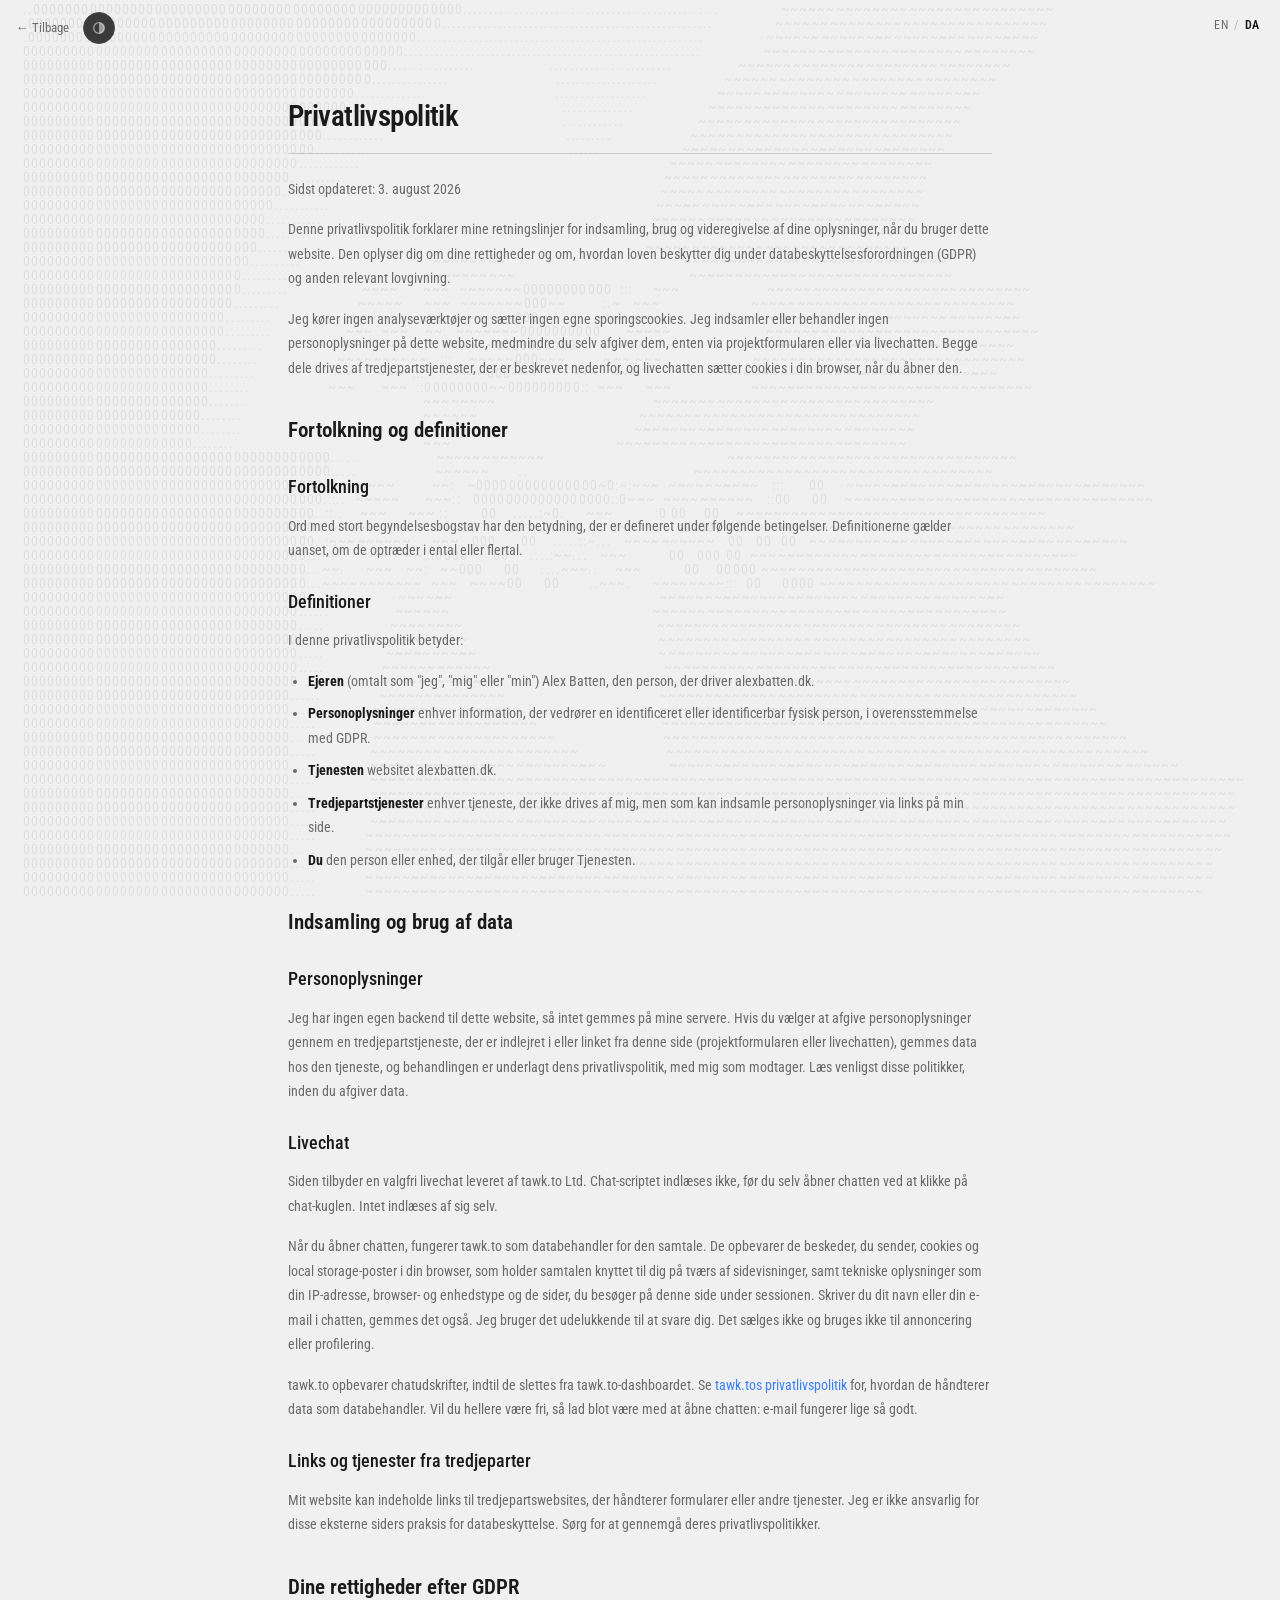
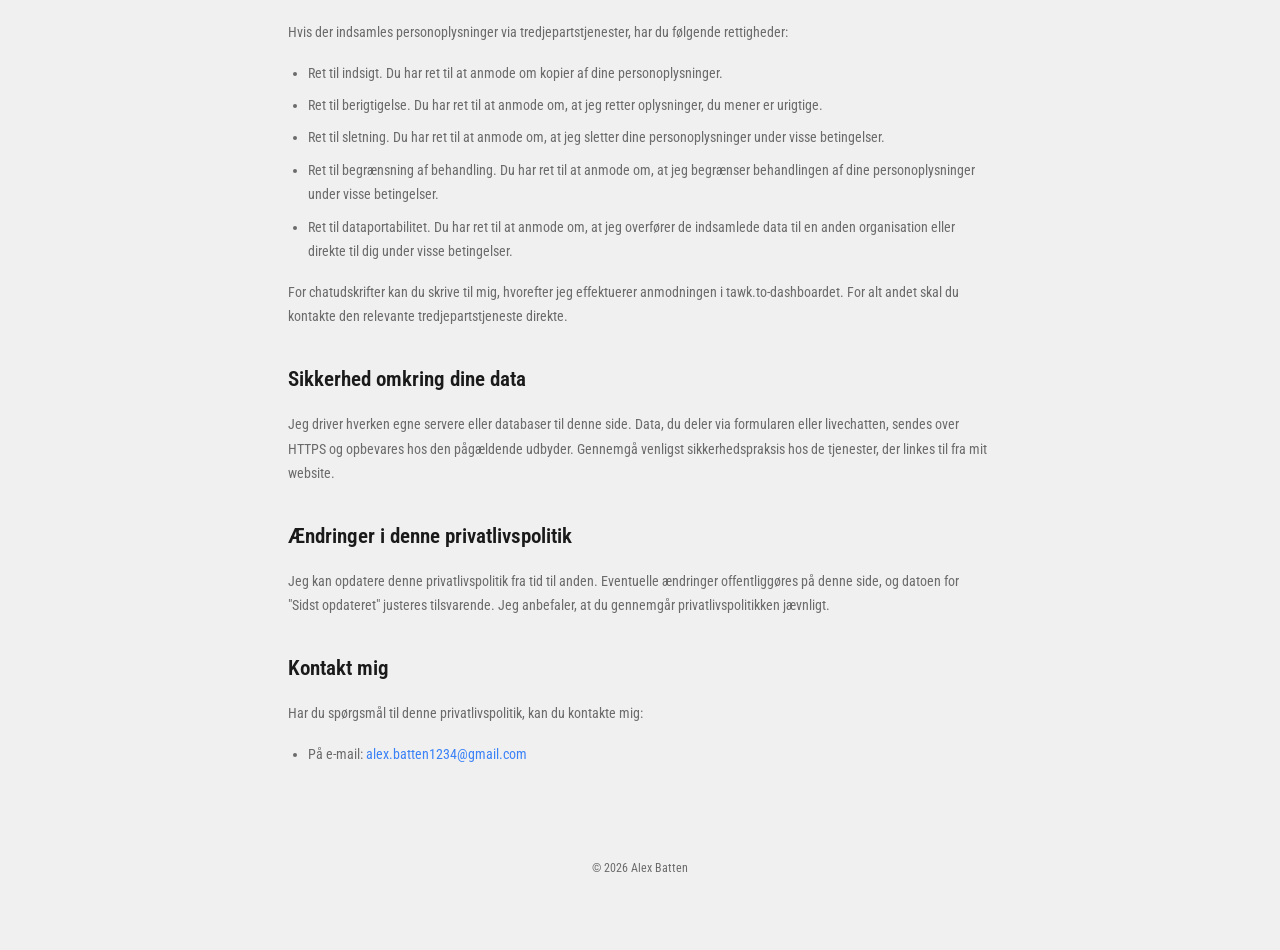
<file: da/privacypolicy.html>
<!DOCTYPE html>
<html lang="da">
<head>
    <meta charset="UTF-8">
    <meta name="viewport" content="width=device-width, initial-scale=1.0">
    <title>Privatlivspolitik | Alex Batten</title>
    <meta name="description" content="Privatlivspolitik for alexbatten.dk, den personlige side for Alex Batten, freelance AI-udvikler i Danmark.">
    <meta name="robots" content="noindex, follow">
    <link rel="canonical" href="https://alexbatten.dk/da/privacypolicy">
    <link rel="icon" href="/images/portfolio.png" type="image/png">
    <script src="/theme.js?v=1"></script>
    <link rel="preconnect" href="https://fonts.googleapis.com">
    <link rel="preconnect" href="https://fonts.gstatic.com" crossorigin>
    <link href="https://fonts.googleapis.com/css2?family=Roboto+Condensed:wght@300;400;500;600;700&display=swap" rel="stylesheet">
    <link rel="stylesheet" href="/styles.css?v=25">
    <link rel="stylesheet" href="/privacypolicy.css?v=5">
</head>
<body>

<div id="ascii-bg"></div>

<div class="top-left-nav">
    <a href="/da/" class="back-link">&larr; Tilbage</a>
    <button class="theme-btn" id="theme-btn" aria-label="Mørk tilstand" aria-pressed="false" title="Mørk tilstand">
        <svg class="theme-glyph" viewBox="0 0 24 24" aria-hidden="true">
            <circle cx="12" cy="12" r="8"/>
            <path d="M12 4a8 8 0 0 1 0 16z"/>
        </svg>
    </button>
</div>

<div class="top-right-nav">
    <nav class="lang-switch" aria-label="Sprog">
        <a href="/privacypolicy" hreflang="en" lang="en">EN</a>
        <span class="lang-sep" aria-hidden="true">/</span>
        <span class="lang-active" aria-current="true">DA</span>
    </nav>
</div>

<div class="privacy-policy-content">
    <h1>Privatlivspolitik</h1>
    <p>Sidst opdateret: 3. august 2026</p>
    <p>Denne privatlivspolitik forklarer mine retningslinjer for indsamling, brug og videregivelse
        af dine oplysninger, når du bruger dette website. Den oplyser dig om dine rettigheder og
        om, hvordan loven beskytter dig under databeskyttelsesforordningen (GDPR) og anden
        relevant lovgivning.</p>
    <p>Jeg kører ingen analyseværktøjer og sætter ingen egne sporingscookies. Jeg indsamler eller
        behandler ingen personoplysninger på dette website, medmindre du selv afgiver dem, enten
        via projektformularen eller via livechatten. Begge dele drives af tredjepartstjenester,
        der er beskrevet nedenfor, og livechatten sætter cookies i din browser, når du åbner
        den.</p>
    <h2>Fortolkning og definitioner</h2>
    <h3>Fortolkning</h3>
    <p>Ord med stort begyndelsesbogstav har den betydning, der er defineret under følgende
        betingelser. Definitionerne gælder uanset, om de optræder i ental eller flertal.</p>
    <h3>Definitioner</h3>
    <p>I denne privatlivspolitik betyder:</p>
    <ul>
        <li><strong>Ejeren</strong> (omtalt som "jeg", "mig" eller "min") Alex Batten, den person, der driver alexbatten.dk.</li>
        <li><strong>Personoplysninger</strong> enhver information, der vedrører en identificeret
            eller identificerbar fysisk person, i overensstemmelse med GDPR.
        </li>
        <li><strong>Tjenesten</strong> websitet alexbatten.dk.</li>
        <li><strong>Tredjepartstjenester</strong> enhver tjeneste, der ikke drives af mig, men som
            kan indsamle personoplysninger via links på min side.
        </li>
        <li><strong>Du</strong> den person eller enhed, der tilgår eller bruger Tjenesten.</li>
    </ul>
    <h2>Indsamling og brug af data</h2>
    <h3>Personoplysninger</h3>
    <p>Jeg har ingen egen backend til dette website, så intet gemmes på mine servere. Hvis du
        vælger at afgive personoplysninger gennem en tredjepartstjeneste, der er indlejret i eller
        linket fra denne side (projektformularen eller livechatten), gemmes data hos den tjeneste,
        og behandlingen er underlagt dens privatlivspolitik, med mig som modtager. Læs venligst
        disse politikker, inden du afgiver data.</p>
    <h3>Livechat</h3>
    <p>Siden tilbyder en valgfri livechat leveret af tawk.to Ltd. Chat-scriptet indlæses ikke,
        før du selv åbner chatten ved at klikke på chat-kuglen. Intet indlæses af sig selv.</p>
    <p>Når du åbner chatten, fungerer tawk.to som databehandler for den samtale. De opbevarer de
        beskeder, du sender, cookies og local storage-poster i din browser, som holder samtalen
        knyttet til dig på tværs af sidevisninger, samt tekniske oplysninger som din IP-adresse,
        browser- og enhedstype og de sider, du besøger på denne side under sessionen. Skriver du
        dit navn eller din e-mail i chatten, gemmes det også. Jeg bruger det udelukkende til at
        svare dig. Det sælges ikke og bruges ikke til annoncering eller profilering.</p>
    <p>tawk.to opbevarer chatudskrifter, indtil de slettes fra tawk.to-dashboardet. Se
        <a href="https://www.tawk.to/privacy-policy/" rel="noopener">tawk.tos privatlivspolitik</a>
        for, hvordan de håndterer data som databehandler. Vil du hellere være fri, så lad blot
        være med at åbne chatten: e-mail fungerer lige så godt.</p>
    <h3>Links og tjenester fra tredjeparter</h3>
    <p>Mit website kan indeholde links til tredjepartswebsites, der håndterer formularer eller
        andre tjenester. Jeg er ikke ansvarlig for disse eksterne siders praksis for
        databeskyttelse. Sørg for at gennemgå deres privatlivspolitikker.</p>
    <h2>Dine rettigheder efter GDPR</h2>
    <p>Hvis der indsamles personoplysninger via tredjepartstjenester, har du følgende
        rettigheder:</p>
    <ul>
        <li>Ret til indsigt. Du har ret til at anmode om kopier af dine personoplysninger.</li>
        <li>Ret til berigtigelse. Du har ret til at anmode om, at jeg retter oplysninger, du
            mener er urigtige.
        </li>
        <li>Ret til sletning. Du har ret til at anmode om, at jeg sletter dine personoplysninger
            under visse betingelser.
        </li>
        <li>Ret til begrænsning af behandling. Du har ret til at anmode om, at jeg begrænser
            behandlingen af dine personoplysninger under visse betingelser.
        </li>
        <li>Ret til dataportabilitet. Du har ret til at anmode om, at jeg overfører de indsamlede
            data til en anden organisation eller direkte til dig under visse betingelser.
        </li>
    </ul>
    <p>For chatudskrifter kan du skrive til mig, hvorefter jeg effektuerer anmodningen i
        tawk.to-dashboardet. For alt andet skal du kontakte den relevante tredjepartstjeneste
        direkte.</p>
    <h2>Sikkerhed omkring dine data</h2>
    <p>Jeg driver hverken egne servere eller databaser til denne side. Data, du deler via
        formularen eller livechatten, sendes over HTTPS og opbevares hos den pågældende udbyder.
        Gennemgå venligst sikkerhedspraksis hos de tjenester, der linkes til fra mit website.</p>
    <h2>Ændringer i denne privatlivspolitik</h2>
    <p>Jeg kan opdatere denne privatlivspolitik fra tid til anden. Eventuelle ændringer
        offentliggøres på denne side, og datoen for "Sidst opdateret" justeres tilsvarende. Jeg
        anbefaler, at du gennemgår privatlivspolitikken jævnligt.</p>
    <h2>Kontakt mig</h2>
    <p>Har du spørgsmål til denne privatlivspolitik, kan du kontakte mig:</p>
    <ul>
        <li>På e-mail: <a href="mailto:alex.batten1234@gmail.com">alex.batten1234@gmail.com</a></li>
    </ul>
</div>

<footer>
    <p>&copy; 2026 Alex Batten</p>
</footer>

<script src="/ascii-bg.js?v=11"></script>
</body>
</html>
</file>
<file: styles.css>
/* ── Reset & Base ── */
*, *::before, *::after {
    margin: 0;
    padding: 0;
    box-sizing: border-box;
}

:root {
    --bg: #f0f0f0;
    --surface: #ffffff;
    --text: #1a1a1a;
    --text-dim: #6b6b6b;
    --accent: #3b82f6;
    --chat: #10b981;
    --radius: 12px;
    --font: 'Roboto Condensed', Arial, sans-serif;
    --mono: 'Roboto Condensed', Arial, sans-serif;

    /* Greys of the dark "cards" that sit on the page: balls, modal, the
       top-left buttons, and the hints panel. */
    --card: #3a3a3a;
    --card-edge: #4a4a4a;
    --panel: #2a2a2a;
    --panel-edge: #3a3a3a;
    --scroll-thumb: #555555;

    /* Black and white as bare RGB triplets, for use as rgba(var(--ink-rgb), a).
       Ink is what the page is drawn in (the ascii background, scrims, rules);
       paper is the text and edges on top of a card. Swapping the two is most
       of what dark mode does. */
    --ink-rgb: 0, 0, 0;
    --paper-rgb: 255, 255, 255;

    /* Accent-coloured text on a card, and form errors. Separate from --accent
       because a card turns light grey in dark mode, where the plain accent
       would lose most of its contrast. */
    --accent-on-card: #3b82f6;
    --error: #f87171;

    /* 1 turns the black PNG icons on the link balls white, 0 leaves them black. */
    --icon-invert: 1;
    --select-arrow: url("data:image/svg+xml,%3Csvg xmlns='http://www.w3.org/2000/svg' width='10' height='6' viewBox='0 0 10 6'%3E%3Cpath fill='%23888' d='M0 0l5 6 5-6z'/%3E%3C/svg%3E");
}

/* ── Dark theme ──
   Every black and grey above, inverted (each channel c becomes 255 - c), so the
   page turns dark and the cards on it turn light. The accent and chat colours
   are unchanged. theme.js sets data-theme on <html> before first paint.

   Screen only: a printed or PDF-saved page keeps the light palette whatever
   the visitor had on screen. */
@media screen {
    :root[data-theme="dark"] {
        color-scheme: dark;

        --bg: #0f0f0f;
        --surface: #000000;
        --text: #e5e5e5;
        --text-dim: #949494;

        --card: #c5c5c5;
        --card-edge: #b5b5b5;
        --panel: #d5d5d5;
        --panel-edge: #c5c5c5;
        --scroll-thumb: #aaaaaa;

        --ink-rgb: 255, 255, 255;
        --paper-rgb: 0, 0, 0;

        /* One step darker than --accent and red-700, which puts them at about the
           same contrast on #c5c5c5 as the light-theme values have on #3a3a3a. */
        --accent-on-card: #2563eb;
        --error: #b91c1c;

        --icon-invert: 0;
        --select-arrow: url("data:image/svg+xml,%3Csvg xmlns='http://www.w3.org/2000/svg' width='10' height='6' viewBox='0 0 10 6'%3E%3Cpath fill='%23777' d='M0 0l5 6 5-6z'/%3E%3C/svg%3E");
    }

    /* The page is dark, but the modal and hints panel are light cards, so their
       browser-drawn parts (autofill, textarea grip, Firefox scrollbar) need the
       light scheme to match. */
    :root[data-theme="dark"] .modal,
    :root[data-theme="dark"] .hints-panel {
        color-scheme: light;
    }
}

html {
    font-size: 16px;
    scroll-behavior: smooth;
}

body {
    background: var(--bg);
    color: var(--text);
    font-family: var(--font);
    line-height: 1.6;
    overflow: hidden;
    height: 100vh;
    height: 100dvh; /* iOS in-app browsers: use dynamic viewport height */
    margin: 0;
}

/* ── ASCII Background ── */
#ascii-bg {
    position: fixed;
    top: 0;
    left: 0;
    width: 100%;
    height: 100%;
    z-index: 0;
    overflow: hidden;
    font-family: 'Roboto Condensed', monospace;
    font-size: 14px;
    line-height: 1.0;
    letter-spacing: 0.08em;
    color: rgba(var(--ink-rgb), 0.07);
    user-select: none;
    pointer-events: none;
    white-space: pre;
    display: flex;
    align-items: center;
    justify-content: center;
}

/* ── Playground ── */
.playground {
    position: fixed;
    top: 0;
    left: 0;
    width: 100%;
    height: 100%;
    z-index: 1;
}

.playground .hint {
    position: absolute;
    top: 16px;
    left: 50%;
    transform: translateX(-50%);
    font-size: 0.8rem;
    color: var(--text-dim);
    font-family: var(--mono);
    letter-spacing: 0.03em;
    z-index: 1;
    pointer-events: none;
    opacity: 0;
    animation: hintFadeIn 1s ease 1.5s forwards;
    transition: opacity 1.5s ease;
}

@keyframes hintFadeIn {
    to { opacity: 1; }
}

.playground .hint.hidden {
    animation: none;
    opacity: 0;
}

#physics-canvas {
    position: absolute;
    top: 0;
    left: 0;
    width: 100%;
    height: 100%;
    z-index: 2;
    cursor: grab;
}

#physics-canvas:active {
    cursor: grabbing;
}

/* ── Balls (DOM elements synced to physics) ── */
.ball {
    position: absolute;
    width: 80px;
    height: 80px;
    border-radius: 50%;
    background: var(--card);
    border: 1.5px solid var(--card-edge);
    display: flex;
    flex-direction: column;
    align-items: center;
    justify-content: center;
    pointer-events: none;
    z-index: 1;
    user-select: none;
    transition: border-color 0.2s, box-shadow 0.2s, opacity 0.3s ease;
    will-change: transform;
    opacity: 0;
}

.ball.visible {
    opacity: 1;
}

.ball.hovered {
    border-color: var(--accent);
    box-shadow: 0 0 20px rgba(59, 130, 246, 0.15);
}

.ball-icon {
    font-family: var(--mono);
    font-size: 0.7rem;
    color: var(--accent-on-card);
    font-weight: 600;
}

.ball-label {
    font-size: 0.65rem;
    color: rgba(var(--paper-rgb), 0.7);
    margin-top: 2px;
    text-transform: uppercase;
    letter-spacing: 0.08em;
    font-weight: 500;
}

.ball-img {
    width: 50%;
    height: 50%;
    object-fit: contain;
    pointer-events: none;
    filter: brightness(0) invert(var(--icon-invert)) opacity(0.85);
}

/* ── CTA ball ("Hire") — accent-filled so it reads as the call to action ── */
.ball.ball-cta {
    background: var(--accent);
    border-color: #5b9bff;
    box-shadow: 0 0 22px rgba(59, 130, 246, 0.4);
}

.ball.ball-cta .ball-icon {
    color: #ffffff;
}

.ball.ball-cta .ball-label {
    color: #ffffff;
    font-weight: 600;
}

.ball.ball-cta.hovered {
    border-color: #ffffff;
    box-shadow: 0 0 26px rgba(59, 130, 246, 0.6);
}

/* ── Sent ball ── a small Hire-blue ball with a check mark, dropped into the
   playground once a project request has been sent (physics.js, "Sent
   ball"). Its size is SENT_SCALE (0.6) of a ball's. */
.ball.ball-sent {
    width: 48px;
    height: 48px;
}

.ball-sent-glyph {
    width: 22px;
    height: 22px;
    fill: none;
    stroke: #ffffff;
    stroke-width: 2.6;
    stroke-linecap: round;
    stroke-linejoin: round;
}

/* ── Live-chat ball — green and pulsing, so it reads as "someone is there
      right now" and stays distinct from the blue Hire CTA ── */
.ball.ball-chat {
    background: var(--chat);
    border-color: #34d399;
    box-shadow: 0 0 22px rgba(16, 185, 129, 0.45);
}

.ball.ball-chat .ball-label {
    color: #ffffff;
    font-weight: 600;
}

.ball-chat-glyph {
    width: 26px;
    height: 26px;
    fill: none;
    stroke: #ffffff;
    stroke-width: 1.8;
    stroke-linecap: round;
    stroke-linejoin: round;
}

/* Ring expanding out of the ball. A circle is rotation-invariant, so it looks
   the same however the physics body happens to be spinning. */
.ball.ball-chat::after {
    content: '';
    position: absolute;
    inset: 0;
    border-radius: 50%;
    border: 2px solid rgba(16, 185, 129, 0.75);
    animation: chatPulse 2.4s ease-out infinite;
}

@keyframes chatPulse {
    0%   { transform: scale(1);    opacity: 0.75; }
    70%  { transform: scale(1.45); opacity: 0; }
    100% { transform: scale(1.45); opacity: 0; }
}

.ball.ball-chat.hovered {
    border-color: #ffffff;
    box-shadow: 0 0 28px rgba(16, 185, 129, 0.65);
}

@media (prefers-reduced-motion: reduce) {
    .ball.ball-chat::after {
        animation: none;
        opacity: 0.5;
    }
}

/* ── Project-request form (inside the modal) ── */
.brief-intro {
    margin-bottom: 20px;
}

.brief-form {
    display: flex;
    flex-direction: column;
    gap: 16px;
}

.brief-row {
    display: grid;
    grid-template-columns: 1fr 1fr;
    gap: 14px;
}

.brief-field {
    display: flex;
    flex-direction: column;
    gap: 6px;
}

.brief-label {
    font-family: var(--mono);
    font-size: 0.66rem;
    text-transform: uppercase;
    letter-spacing: 0.1em;
    color: rgba(var(--paper-rgb), 0.4);
}

.brief-label em {
    font-style: normal;
    text-transform: none;
    letter-spacing: 0;
    opacity: 0.7;
}

.brief-form input[type="text"],
.brief-form input[type="email"],
.brief-form select,
.brief-form textarea {
    width: 100%;
    background: rgba(var(--ink-rgb), 0.22);
    border: 1px solid var(--card-edge);
    border-radius: 8px;
    color: rgba(var(--paper-rgb), 0.9);
    font-family: var(--font);
    font-size: 0.9rem;
    padding: 10px 12px;
    transition: border-color 0.2s, box-shadow 0.2s;
}

.brief-form input::placeholder,
.brief-form textarea::placeholder {
    color: rgba(var(--paper-rgb), 0.3);
}

.brief-form select {
    appearance: none;
    -webkit-appearance: none;
    cursor: pointer;
    background-image: var(--select-arrow);
    background-repeat: no-repeat;
    background-position: right 12px center;
    padding-right: 30px;
}

.brief-form select option {
    background: var(--card);
    color: rgba(var(--paper-rgb), 0.9);
}

.brief-form textarea {
    resize: vertical;
    min-height: 80px;
    line-height: 1.6;
}

.brief-form input:focus,
.brief-form select:focus,
.brief-form textarea:focus {
    outline: none;
    border-color: var(--accent);
    box-shadow: 0 0 0 3px rgba(59, 130, 246, 0.15);
}

/* Honeypot — hidden from real users, catches bots */
.brief-hp {
    position: absolute;
    left: -9999px;
    width: 1px;
    height: 1px;
    opacity: 0;
}

.brief-pills {
    display: flex;
    flex-wrap: wrap;
    gap: 8px;
}

.brief-pill {
    background: rgba(59, 130, 246, 0.12);
    color: var(--accent-on-card);
    border: 1px solid rgba(59, 130, 246, 0.3);
    font-family: var(--mono);
    font-size: 0.78rem;
    padding: 5px 13px;
    border-radius: 20px;
    cursor: pointer;
    transition: background 0.18s, color 0.18s, border-color 0.18s;
}

.brief-pill:hover {
    border-color: var(--accent);
}

.brief-pill.active {
    background: var(--accent);
    color: #ffffff;
    border-color: var(--accent);
}

.brief-submit {
    width: 100%;
    background: var(--accent);
    color: #ffffff;
    border: none;
    border-radius: 8px;
    font-family: var(--font);
    font-size: 0.9rem;
    font-weight: 600;
    text-transform: uppercase;
    letter-spacing: 0.08em;
    padding: 13px;
    margin-top: 4px;
    cursor: pointer;
    transition: background 0.2s, opacity 0.2s;
}

.brief-submit:hover {
    background: #2f74e0;
}

.brief-submit:disabled {
    opacity: 0.6;
    cursor: default;
}

.brief-status {
    font-size: 0.82rem;
    text-align: center;
    min-height: 0;
}

.brief-status.error {
    color: var(--error);
}

.brief-note {
    font-size: 0.7rem;
    color: rgba(var(--paper-rgb), 0.3);
    text-align: center;
}

.brief-success {
    text-align: center;
    padding: 24px 0 8px;
}

.brief-success-icon {
    width: 48px;
    height: 48px;
    margin: 0 auto 16px;
    border-radius: 50%;
    background: rgba(59, 130, 246, 0.15);
    color: var(--accent-on-card);
    font-size: 1.5rem;
    display: flex;
    align-items: center;
    justify-content: center;
}

.brief-success h3 {
    color: var(--accent-on-card);
    margin-bottom: 8px;
}

/* ── Modal ── */
.modal-overlay {
    position: fixed;
    inset: 0;
    background: rgba(var(--ink-rgb), 0.3);
    backdrop-filter: blur(8px);
    -webkit-backdrop-filter: blur(8px);
    z-index: 100;
    display: flex;
    align-items: center;
    justify-content: center;
    opacity: 0;
    /* Hidden while closed. Chrome keeps drawing a backdrop-filter at opacity
       0, which re-blurs the whole viewport under it on every frame the page
       animates. A visibility transition keeps the overlay visible for the
       whole fade, out as well as in, so the fade itself is unchanged. */
    visibility: hidden;
    pointer-events: none;
    transition: opacity 0.3s ease, visibility 0.3s;
}

.modal-overlay.active {
    opacity: 1;
    visibility: visible;
    pointer-events: auto;
}

.modal {
    background: var(--card);
    border: 1px solid var(--card-edge);
    border-radius: var(--radius);
    max-width: 600px;
    width: 90%;
    max-height: 80vh;
    overflow-y: auto;
    padding: 40px;
    position: relative;
    transform: translateY(20px) scale(0.97);
    transition: transform 0.3s ease;
}

.modal-overlay.active .modal {
    transform: translateY(0) scale(1);
}

.modal-close {
    position: absolute;
    top: 16px;
    right: 20px;
    background: none;
    border: none;
    color: rgba(var(--paper-rgb), 0.5);
    font-size: 1.5rem;
    cursor: pointer;
    transition: color 0.2s;
    line-height: 1;
}

.modal-close:hover {
    color: rgb(var(--paper-rgb));
}

.modal-content h2 {
    font-size: 1.4rem;
    font-weight: 600;
    margin-bottom: 20px;
    letter-spacing: -0.02em;
    color: rgba(var(--paper-rgb), 0.7);
    text-transform: uppercase;
    font-size: 1.2rem;
    letter-spacing: 0.08em;
}

.modal-number {
    color: var(--accent-on-card);
    font-weight: 600;
    margin-right: 4px;
}

.modal-content h3 {
    font-size: 1rem;
    font-weight: 600;
    margin: 20px 0 8px;
    color: var(--accent-on-card);
}

.modal-content p,
.modal-content li {
    font-size: 0.9rem;
    color: rgba(var(--paper-rgb), 0.7);
    line-height: 1.7;
}

.modal-content ul {
    padding-left: 18px;
    margin: 8px 0;
}

.modal-content li {
    margin-bottom: 6px;
}

.modal-content a {
    color: var(--accent-on-card);
    text-decoration: none;
    border-bottom: 1px solid transparent;
    transition: border-color 0.2s;
}

.modal-content a:hover {
    border-bottom-color: var(--accent-on-card);
}

.modal-content .tag {
    display: inline-block;
    background: rgba(59, 130, 246, 0.15);
    color: var(--accent-on-card);
    font-size: 0.75rem;
    padding: 3px 10px;
    border-radius: 20px;
    margin: 3px 4px 3px 0;
    font-family: var(--mono);
}

.modal-content .entry {
    padding: 16px 0;
    border-bottom: 1px solid rgba(var(--paper-rgb), 0.1);
}

.modal-content .entry:last-child {
    border-bottom: none;
}

.modal-content .entry-header {
    display: flex;
    justify-content: space-between;
    align-items: baseline;
    flex-wrap: wrap;
    gap: 8px;
}

/* ── Recommendations ──
   Each recommendation is a glyph mark beside its text: a quotation mark for a
   written post, a check for endorsed skills. As the card opens the marks
   decode and write themselves in (fx/recommendations.js), then the endorsed
   skills, stamps rather than chips, press in one after another. The stamps'
   double rule is a border plus an inset ring with a card-coloured gap, so it
   reads in either theme. */
/* The mark column has a fixed width, so both entries' text starts at the
   same x whatever the width of their mark. */
.modal-content .rec {
    display: grid;
    grid-template-columns: 112px 1fr;
    gap: 0 22px;
    align-items: start;
    padding: 18px 0;
    border-bottom: 1px solid rgba(var(--paper-rgb), 0.1);
}

.modal-content .rec:last-child {
    border-bottom: none;
}

.modal-content .rec h3 {
    margin: 0;
}

.modal-content .rec-role {
    font-size: 0.8rem;
    color: rgba(var(--paper-rgb), 0.5);
    margin: 2px 0 8px;
}

.rec-mark {
    margin: 2px 0 0;
    font: 700 9px/1 var(--mono);
    font-variant-numeric: tabular-nums;
    letter-spacing: 0.06em;
    white-space: pre;
    color: rgba(var(--paper-rgb), 0.5);
    user-select: none;
    justify-self: center;
    animation: recMark 0.5s ease 0.15s both;
}

.rec-mark .ac {
    color: var(--accent-on-card);
}

.rec-stamps {
    display: flex;
    flex-wrap: wrap;
    gap: 10px 12px;
    padding: 2px 0 4px;
}

.modal-content .rec-stamps .tag {
    --tilt: -2deg;
    margin: 0;
    padding: 5px 11px;
    background: none;
    border: 1.5px solid currentColor;
    border-radius: 4px;
    box-shadow: inset 0 0 0 2px var(--card), inset 0 0 0 3px currentColor;
    font-weight: 700;
    text-transform: uppercase;
    letter-spacing: 0.08em;
    transform: rotate(var(--tilt));
    animation: recStamp 0.34s cubic-bezier(0.2, 0.8, 0.2, 1) 1.15s both;
}

.modal-content .rec-stamps .tag:nth-child(2) {
    --tilt: 1.5deg;
    animation-delay: 1.32s;
}

.modal-content .rec-stamps .tag:nth-child(3) {
    --tilt: -1deg;
    animation-delay: 1.49s;
}

@keyframes recMark {
    from { opacity: 0; transform: translateY(4px); }
    to   { opacity: 1; transform: none; }
}

@keyframes recStamp {
    0%   { opacity: 0;    transform: rotate(var(--tilt)) scale(1.35); }
    70%  { opacity: 0.95; transform: rotate(var(--tilt)) scale(0.97); }
    100% { opacity: 0.9;  transform: rotate(var(--tilt)); }
}

@media (prefers-reduced-motion: reduce) {
    .rec-mark,
    .modal-content .rec-stamps .tag {
        animation: none;
    }
}

/* ── Grade ruler ──
   A drafting scale under the Education entry, built by gradeRuler() in
   content.js: the Danish 7-point grades at their true positions on a -3..12
   axis, x = (grade + 3) / 15, and a hairline cursor at the GPA. Decoration
   only (aria-hidden); the sentence above it is the accessible text. Every
   line is a 1px border on a zero-width box placed by left %. Browsers round a
   border down to whole device pixels, so the marks keep one weight at 125% or
   150% display scaling, where 1px-wide backgrounds come out 1 or 2 device
   pixels wide. Borders also stay visible in forced colours (high contrast),
   which drops background colours.

   As it comes into view the scale is drawn left to right, the cursor slides
   in from -3 and settles, then the readout and the fine tenths around it fade
   in. Every animation is transform or opacity, so it stays smooth while the
   path tracer above keeps the main thread busy. fx/education.js holds the
   animations paused on their first frame (.gr-hold) until the ruler is
   scrolled into view; without that script they play as the card opens. */
.modal-content .grade-ruler {
    --gr-inset: 12px;
    position: relative;
    height: 45px;
    margin: 18px 0 2px;
    /* Clips the cursor's slide and the cover, which both move outside. */
    overflow: hidden;
    font-family: var(--mono);
    font-variant-numeric: tabular-nums;
    user-select: none;
    -webkit-user-select: none;
}

/* The edge runs the full column; the graduations sit inset from its ends so
   the end labels can centre on their ticks. */
.modal-content .grade-ruler::before {
    content: '';
    position: absolute;
    left: 0;
    right: 0;
    top: 18px;
    height: 0;
    border-top: 1px solid rgba(var(--paper-rgb), 0.3);
}

/* Drawing the scale: a card-coloured cover over the edge and graduations
   slides off to the right like a pen stroke. At rest it sits outside the
   ruler, clipped away. */
.modal-content .grade-ruler::after {
    content: '';
    position: absolute;
    z-index: 1;
    left: 0;
    right: 0;
    top: 18px;
    bottom: 0;
    background: var(--card);
    transform: translateX(100%);
    animation: grDraw 0.6s cubic-bezier(0.4, 0, 0.2, 1) 0.15s backwards;
}

.modal-content .gr-scale {
    position: absolute;
    left: var(--gr-inset);
    right: var(--gr-inset);
    top: 18px;
    bottom: 0;
}

/* Four weights of graduation: grades (drawn by the labels), whole numbers,
   halves, and tenths in the unit the cursor sits in. */
.modal-content .gr-scale > i,
.modal-content .gr-scale b::before {
    position: absolute;
    top: 0;
    width: 0;
    height: 5px;
    border-left: 1px solid rgba(var(--paper-rgb), 0.3);
}

.modal-content .gr-scale > i.h {
    height: 3px;
    border-left-color: rgba(var(--paper-rgb), 0.2);
}

.modal-content .gr-scale > i.t {
    height: 2px;
    border-left-color: rgba(var(--paper-rgb), 0.2);
    animation: grFade 0.35s ease 1.15s backwards;
}

/* A 1px-wide flex box centres its label on the tick drawn by ::before. */
.modal-content .gr-scale b {
    position: absolute;
    top: 0;
    width: 1px;
    display: flex;
    justify-content: center;
    padding-top: 14px;
    font: 400 11px/1 var(--mono);
    font-variant-numeric: tabular-nums;
    letter-spacing: 0.02em;
    white-space: nowrap;
    color: rgba(var(--paper-rgb), 0.6);
    animation: grFade 0.4s ease 0.35s backwards;
}

.modal-content .gr-scale b::before {
    content: '';
    left: 0;
    height: 9px;
    border-left-color: rgba(var(--paper-rgb), 0.5);
}

/* The minus hangs left of the numeral, so -3 centres on its digit like the
   other labels. */
.modal-content .gr-scale b span {
    display: flex;
    justify-content: flex-end;
    width: 0;
}

/* The cursor layer spans the scale, so translating it back by --gr-at (the
   GPA's place, as a share of the scale) carries the hairline to -3. At rest
   it has no transform and the hairline is pixel-snapped like the ticks. */
.modal-content .gr-cursor {
    position: absolute;
    z-index: 2;
    left: var(--gr-inset);
    right: var(--gr-inset);
    top: 0;
    bottom: 0;
    animation: grSlide 1s cubic-bezier(0.45, 0, 0.1, 1) 0.4s backwards;
}

.modal-content .gr-cursor i {
    position: absolute;
    top: 0;
    bottom: 0;
    width: 1px;
}

.modal-content .gr-cursor i::before {
    content: '';
    position: absolute;
    left: 0;
    top: 15px;
    width: 0;
    height: 15px;
    border-left: 1px solid var(--accent-on-card);
}

.modal-content .gr-cursor span {
    position: absolute;
    top: 0;
    left: 0.5px;
    transform: translateX(-50%);
    font: 500 12px/1 var(--mono);
    font-variant-numeric: tabular-nums;
    color: var(--accent-on-card);
    animation: grFade 0.35s ease 1.15s backwards;
}

/* Paused before it starts, each animation shows its first frame (the fill
   is backwards), so the ruler waits undrawn. The tenths are named on their
   own: their rule above outranks the universal selector, and its animation
   shorthand would set them running again. */
.modal-content .grade-ruler.gr-hold::after,
.modal-content .grade-ruler.gr-hold *,
.modal-content .grade-ruler.gr-hold .gr-scale > i.t {
    animation-play-state: paused;
}

@keyframes grDraw {
    from { transform: none; }
}

@keyframes grSlide {
    from { transform: translateX(calc(var(--gr-at) * -1)); opacity: 0; }
    15%  { opacity: 1; }
}

@keyframes grFade {
    from { opacity: 0; }
}

/* Tenths are under 2px apart on a phone, too fine to read as ticks. */
@media (max-width: 600px) {
    .modal-content .gr-scale > i.t {
        display: none;
    }
}

@media (prefers-reduced-motion: reduce) {
    .modal-content .grade-ruler::after,
    .modal-content .gr-scale > i.t,
    .modal-content .gr-scale b,
    .modal-content .gr-cursor,
    .modal-content .gr-cursor span {
        animation: none;
    }
}

.modal-content .entry-date {
    font-size: 0.75rem;
    color: rgba(var(--paper-rgb), 0.4);
    font-family: var(--mono);
    white-space: nowrap;
}

/* ── Privacy Link ── */
/* ── Top-right chrome ──
   Holds the language switch and, on the front page, the privacy link. A flex
   row rather than two separately positioned elements, so neither has to know
   how wide the other renders. */
.top-right-nav {
    position: fixed;
    top: 16px;
    right: 20px;
    z-index: 10;
    display: flex;
    align-items: center;
    gap: 14px;
}

.privacy-link {
    font-family: var(--mono);
    font-size: 0.75rem;
    color: var(--text-dim);
    text-decoration: none;
    letter-spacing: 0.05em;
    text-transform: uppercase;
    transition: color 0.2s;
}

.privacy-link:hover {
    color: var(--accent);
}

/* ── Language switch ──
   Both languages are always rendered; the inactive one is a real link to the
   translated URL so crawlers follow it. Never redirect on navigator.language:
   Googlebot crawls with Accept-Language: en and would never reach /da. */
.lang-switch {
    display: flex;
    align-items: center;
    gap: 6px;
    font-family: var(--mono);
    font-size: 0.75rem;
    letter-spacing: 0.05em;
    text-transform: uppercase;
}

.lang-switch a {
    color: var(--text-dim);
    text-decoration: none;
    transition: color 0.2s;
}

.lang-switch a:hover {
    color: var(--accent);
}

.lang-switch .lang-active {
    color: var(--text);
    font-weight: 600;
}

.lang-switch .lang-sep {
    color: var(--text-dim);
    opacity: 0.45;
}

/* ── Lab empty state ──
   Written in the register of the hints panel: lowercase, italic mono, wry. The
   paragraphs inherit their colour from whichever context they land in, so the
   same markup reads correctly on the modal card and on the /lab page, in
   either theme. */
.lab-empty {
    font-family: var(--mono);
    font-style: italic;
    margin: 26px 0 8px;
}

.lab-empty p {
    line-height: 1.8;
}

/* ── Top-left chrome ──
   The hints and theme buttons on the front pages; the back link and theme
   button on every other page. A flex row for the same reason as
   .top-right-nav: nothing in it has to know where its neighbour ends. */
.top-left-nav {
    position: fixed;
    top: 12px;
    left: 16px;
    z-index: 10;
    display: flex;
    align-items: center;
    gap: 8px;
}

.hints-btn,
.theme-btn {
    width: 32px;
    height: 32px;
    border-radius: 50%;
    border: 1.5px solid var(--card-edge);
    background: var(--card);
    color: rgba(var(--paper-rgb), 0.5);
    font-family: var(--mono);
    font-size: 0.9rem;
    font-weight: 600;
    cursor: pointer;
    transition: color 0.2s, border-color 0.2s, box-shadow 0.2s;
    display: flex;
    align-items: center;
    justify-content: center;
    padding: 0;
}

.hints-btn:hover,
.theme-btn:hover {
    color: var(--accent-on-card);
    border-color: var(--accent);
    box-shadow: 0 0 8px rgba(59, 130, 246, 0.3);
}

/* Half-filled circle. It turns half a revolution when the theme flips, so the
   filled side swaps over, which is the whole feature in one glyph. */
.theme-glyph {
    width: 16px;
    height: 16px;
    fill: none;
    stroke: currentColor;
    stroke-width: 2;
    transition: transform 0.4s ease;
}

.theme-glyph path {
    fill: currentColor;
    stroke: none;
}

:root[data-theme="dark"] .theme-glyph {
    transform: rotate(180deg);
}

@media (prefers-reduced-motion: reduce) {
    .theme-glyph {
        transition: none;
    }
}

/* Print always uses the light palette, so a theme switch on paper means nothing. */
@media print {
    .theme-btn {
        display: none;
    }
}

/* ── Hints Overlay ── */
.hints-overlay {
    position: fixed;
    inset: 0;
    background: rgba(var(--ink-rgb), 0.4);
    backdrop-filter: blur(12px);
    -webkit-backdrop-filter: blur(12px);
    z-index: 100;
    display: flex;
    align-items: center;
    justify-content: center;
    opacity: 0;
    /* Hidden while closed, for the same reason as .modal-overlay. */
    visibility: hidden;
    pointer-events: none;
    transition: opacity 0.3s ease, visibility 0.3s;
}

.hints-overlay.active {
    opacity: 1;
    visibility: visible;
    pointer-events: auto;
}

.hints-panel {
    background: var(--panel);
    border: 1px solid var(--panel-edge);
    border-radius: var(--radius);
    max-width: 380px;
    width: 85%;
    /* A short screen (a phone on its side) scrolls the riddles rather than
       pushing the panel, and its close button, off the top. */
    max-height: calc(100% - 32px);
    overflow-y: auto;
    padding: 32px;
    position: relative;
    transform: translateY(20px) scale(0.95);
    transition: transform 0.3s ease;
}

.hints-overlay.active .hints-panel {
    transform: translateY(0) scale(1);
}

.hints-close {
    position: absolute;
    top: 12px;
    right: 16px;
    background: none;
    border: none;
    color: rgba(var(--paper-rgb), 0.4);
    font-size: 1.4rem;
    cursor: pointer;
    transition: color 0.2s;
    line-height: 1;
}

.hints-close:hover {
    color: rgb(var(--paper-rgb));
}

.hints-title {
    font-family: var(--mono);
    font-size: 0.7rem;
    text-transform: uppercase;
    letter-spacing: 0.2em;
    color: rgba(var(--paper-rgb), 0.3);
    margin-bottom: 24px;
}

.hints-list {
    display: flex;
    flex-direction: column;
    gap: 20px;
}

.hint-item {
    display: flex;
    gap: 14px;
    align-items: flex-start;
}

.hint-symbol {
    font-family: var(--mono);
    font-size: 1.2rem;
    color: var(--accent-on-card);
    opacity: 0.6;
    flex-shrink: 0;
    width: 20px;
    text-align: center;
    line-height: 1.6;
    /* Force monochrome text glyphs, not color emoji (mobile renders
       symbols like the telephone as emoji by default) */
    font-variant-emoji: text;
}

.hint-item p {
    font-family: var(--mono);
    font-size: 0.8rem;
    color: rgba(var(--paper-rgb), 0.55);
    line-height: 1.7;
    font-style: italic;
}

.hints-footer {
    margin-top: 24px;
    padding-top: 16px;
    border-top: 1px solid var(--panel-edge);
    font-family: var(--mono);
    font-size: 0.65rem;
    color: rgba(var(--paper-rgb), 0.2);
    text-align: center;
    letter-spacing: 0.05em;
}

/* ── Footer ── */
footer {
    position: fixed;
    bottom: 0;
    left: 0;
    width: 100%;
    text-align: center;
    padding: 12px 20px;
    font-size: 0.75rem;
    color: var(--text-dim);
    font-family: var(--mono);
    z-index: 3;
    pointer-events: none;
}

/* ── Scrollbar ── */
::-webkit-scrollbar {
    width: 6px;
}
::-webkit-scrollbar-track {
    background: var(--card);
}
::-webkit-scrollbar-thumb {
    background: var(--scroll-thumb);
    border-radius: 3px;
}

/* ── Responsive ── */
@media (max-width: 600px) {
    /* Below the top-left buttons and the top-right nav, which it would
       otherwise run into: the Danish hint alone is ~260px wide. */
    .playground .hint {
        top: 56px;
    }
    .ball {
        width: 65px;
        height: 65px;
    }
    .ball-icon {
        font-size: 0.6rem;
    }
    .ball-label {
        font-size: 0.55rem;
    }
    .ball-chat-glyph {
        width: 21px;
        height: 21px;
    }
    .ball.ball-sent {
        width: 39px;
        height: 39px;
    }
    .ball-sent-glyph {
        width: 18px;
        height: 18px;
    }
    .modal {
        padding: 28px 24px;
    }
    .brief-row {
        grid-template-columns: 1fr;
    }
    .rec-mark {
        font-size: 7px;
    }
    .modal-content .rec {
        grid-template-columns: 86px 1fr;
        gap: 0 14px;
    }
}

/* Visually hidden, still read by screen readers: text a decorative picture
   stands in for, such as the empty Lab's line. */
.sr-only {
    position: absolute;
    width: 1px;
    height: 1px;
    padding: 0;
    margin: -1px;
    overflow: hidden;
    clip: rect(0, 0, 0, 0);
    clip-path: inset(50%);
    border: 0;
}

/* ── Off-screen CV content ──
   The portfolio text lives in the markup for screen readers and assistive
   tech while the playground is the visual experience. The same content is
   published fully visible at /cv.
   Standard "visually hidden" / sr-only pattern. No white-space: nowrap,
   which is not part of the recipe and collapses multi-paragraph output
   for screen readers. */
.cv-content {
    position: absolute;
    width: 1px;
    height: 1px;
    padding: 0;
    margin: -1px;
    overflow: hidden;
    clip: rect(0, 0, 0, 0);
    clip-path: inset(50%);
    border: 0;
}
</file>
<file: privacypolicy.css>
/* Privacy Policy Page Styles */

body {
    overflow-y: auto;
    height: auto;
    min-height: 100vh;
    padding-bottom: 60px;
}

/* Positioned by its .top-left-nav row, which it shares with the theme toggle. */
.back-link {
    font-family: var(--mono);
    font-size: 0.8rem;
    color: var(--text-dim);
    text-decoration: none;
    margin-right: 6px;
    transition: color 0.2s;
}

.back-link:hover {
    color: var(--accent);
}

.privacy-policy-content {
    position: relative;
    z-index: 5;
    max-width: 800px;
    width: 90%;
    margin: 60px auto 2rem;
    padding: 2rem 3rem;
    font-size: 0.9rem;
    line-height: 1.7;
    color: var(--text);
    text-align: left;
}

.privacy-policy-content h1 {
    font-size: 1.8rem;
    font-weight: 600;
    margin-bottom: 24px;
    border-bottom: 1px solid rgba(var(--ink-rgb), 0.15);
    padding-bottom: 12px;
    color: var(--text);
    letter-spacing: -0.02em;
}

.privacy-policy-content h2 {
    font-size: 1.3rem;
    font-weight: 600;
    margin-top: 32px;
    margin-bottom: 16px;
    color: var(--text);
}

.privacy-policy-content h3 {
    font-size: 1.1rem;
    font-weight: 500;
    margin-top: 24px;
    margin-bottom: 12px;
    color: var(--text);
}

.privacy-policy-content h4 {
    font-size: 1rem;
    font-weight: 500;
    margin-top: 20px;
    margin-bottom: 8px;
    color: var(--text);
}

.privacy-policy-content p,
.privacy-policy-content ul {
    margin-bottom: 16px;
    color: var(--text-dim);
}

.privacy-policy-content ul {
    padding-left: 20px;
}

.privacy-policy-content li {
    margin-bottom: 8px;
}

.privacy-policy-content strong {
    color: var(--text);
}

.privacy-policy-content a {
    color: var(--accent);
    text-decoration: none;
    border-bottom: 1px solid transparent;
    transition: border-color 0.2s;
}

.privacy-policy-content a:hover {
    border-bottom-color: var(--accent);
}

footer {
    position: relative;
    z-index: 5;
}

@media (max-width: 600px) {
    .privacy-policy-content {
        width: 95%;
        margin-top: 50px;
        padding: 1.5rem;
        font-size: 0.85rem;
    }

    .privacy-policy-content h1 {
        font-size: 1.4rem;
    }

    .privacy-policy-content h2 {
        font-size: 1.1rem;
    }

    .privacy-policy-content h3 {
        font-size: 1rem;
    }
}

/* ── Lab: article pages and the /lab index ──
   Long-form reading on top of the existing .privacy-policy-content layout. */
.article-meta {
    font-family: var(--mono);
    font-size: 0.72rem;
    text-transform: uppercase;
    letter-spacing: 0.06em;
    color: var(--text-dim);
    margin-bottom: 4px;
}

.article-type {
    color: var(--accent);
    font-weight: 600;
}

.article h1 {
    margin-top: 0;
}

/* The CV column is 800px at 0.9rem, which is ~110 characters per line. That is
   fine for scanning entries and too wide to read an essay in. Narrower column
   and larger type puts an article line at roughly 70 characters. */
.privacy-policy-content.article {
    max-width: 640px;
}

.article p,
.article li {
    font-size: 1rem;
    line-height: 1.75;
}

.article .article-meta {
    font-size: 0.72rem;
    line-height: 1.6;
}

.privacy-policy-content code {
    font-family: ui-monospace, "SF Mono", Menlo, Consolas, monospace;
    font-size: 0.85em;
    background: rgba(var(--ink-rgb), 0.06);
    padding: 0.1em 0.35em;
    border-radius: 4px;
}

.privacy-policy-content pre {
    background: rgba(var(--ink-rgb), 0.05);
    border-left: 2px solid var(--accent);
    border-radius: 4px;
    padding: 14px 16px;
    margin: 18px 0;
    overflow-x: auto;
}

.privacy-policy-content pre code {
    background: none;
    padding: 0;
    font-size: 0.82rem;
    line-height: 1.6;
}

.privacy-policy-content hr {
    border: 0;
    border-top: 1px solid rgba(var(--ink-rgb), 0.12);
    margin: 32px 0 20px;
}

.article-footer {
    font-size: 0.85rem;
    color: var(--text-dim);
}

/* Index entries on /lab */
.lab-entry {
    margin-top: 28px;
    padding-top: 20px;
    border-top: 1px solid rgba(var(--ink-rgb), 0.08);
}

.lab-entry h2 {
    margin-top: 0;
    margin-bottom: 6px;
}

.lab-entry h2 a {
    text-decoration: none;
}

.lab-entry h2 a:hover {
    text-decoration: underline;
}
</file>
